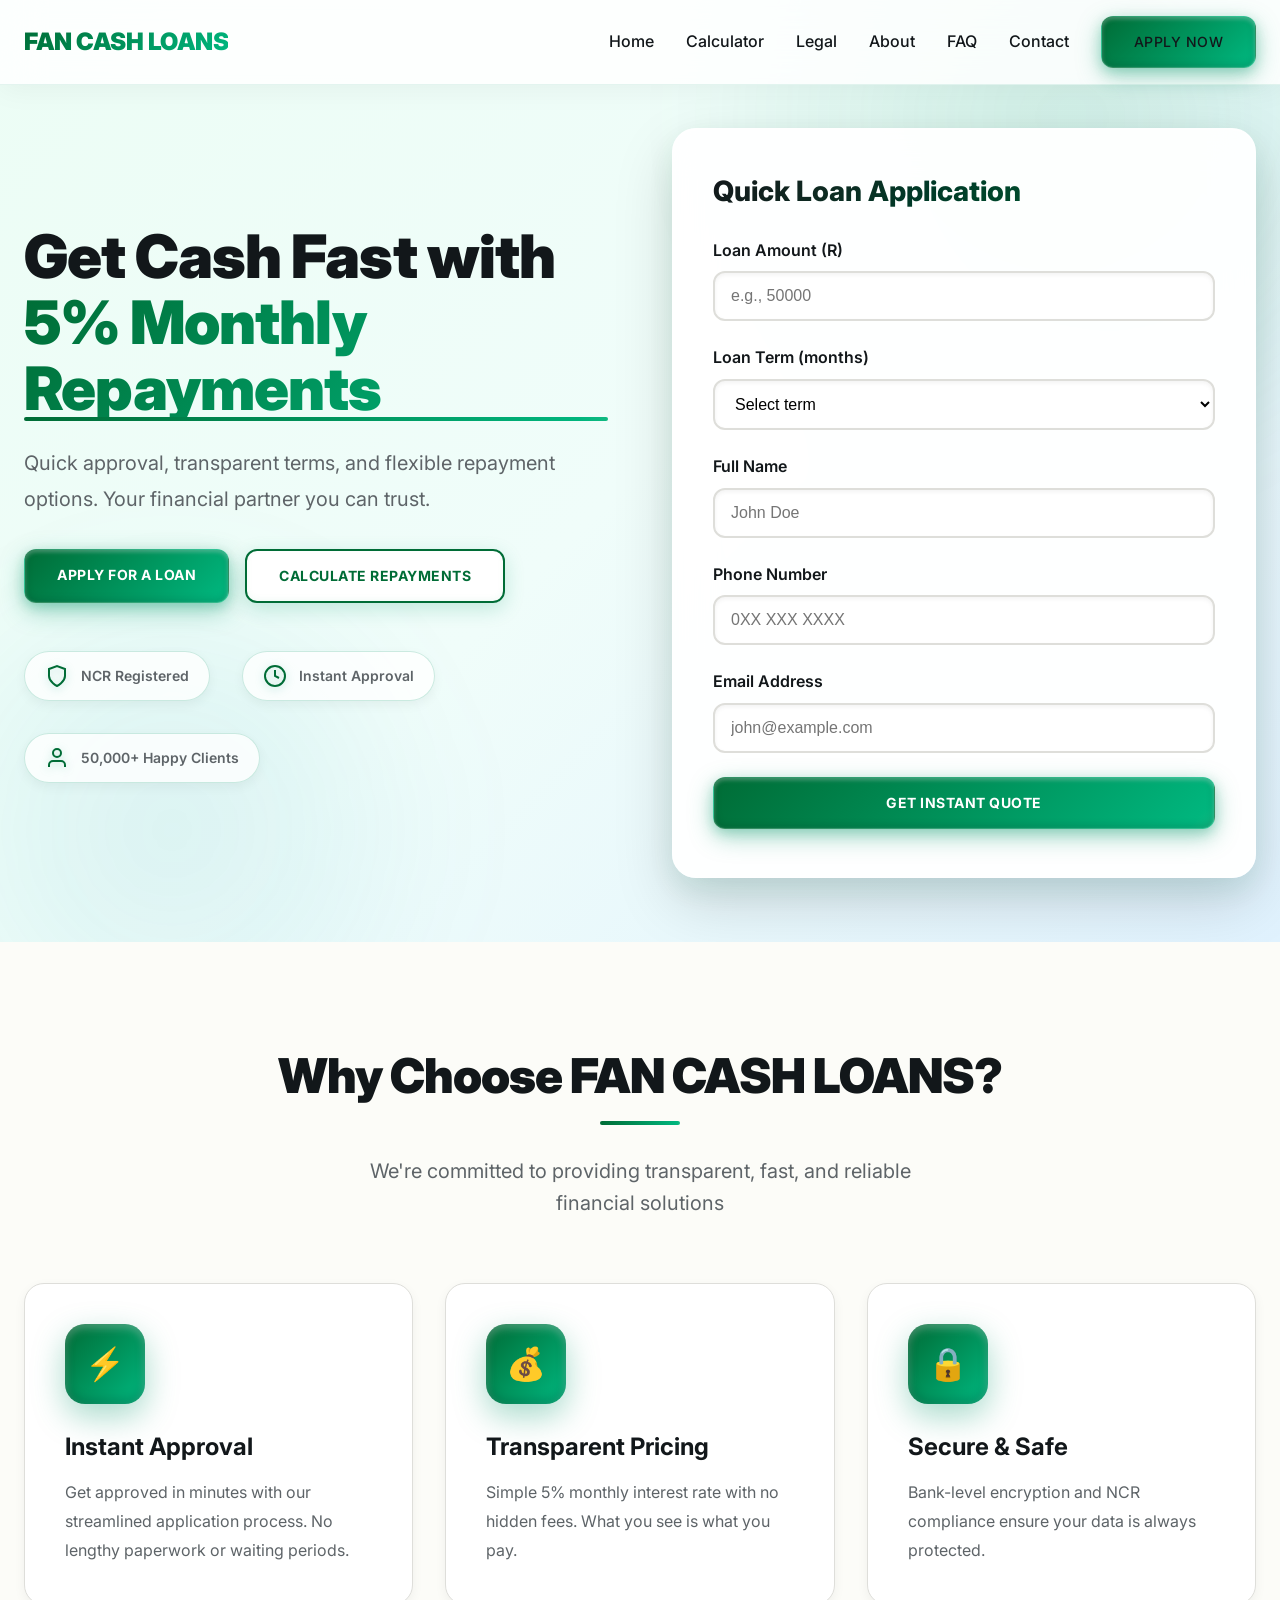
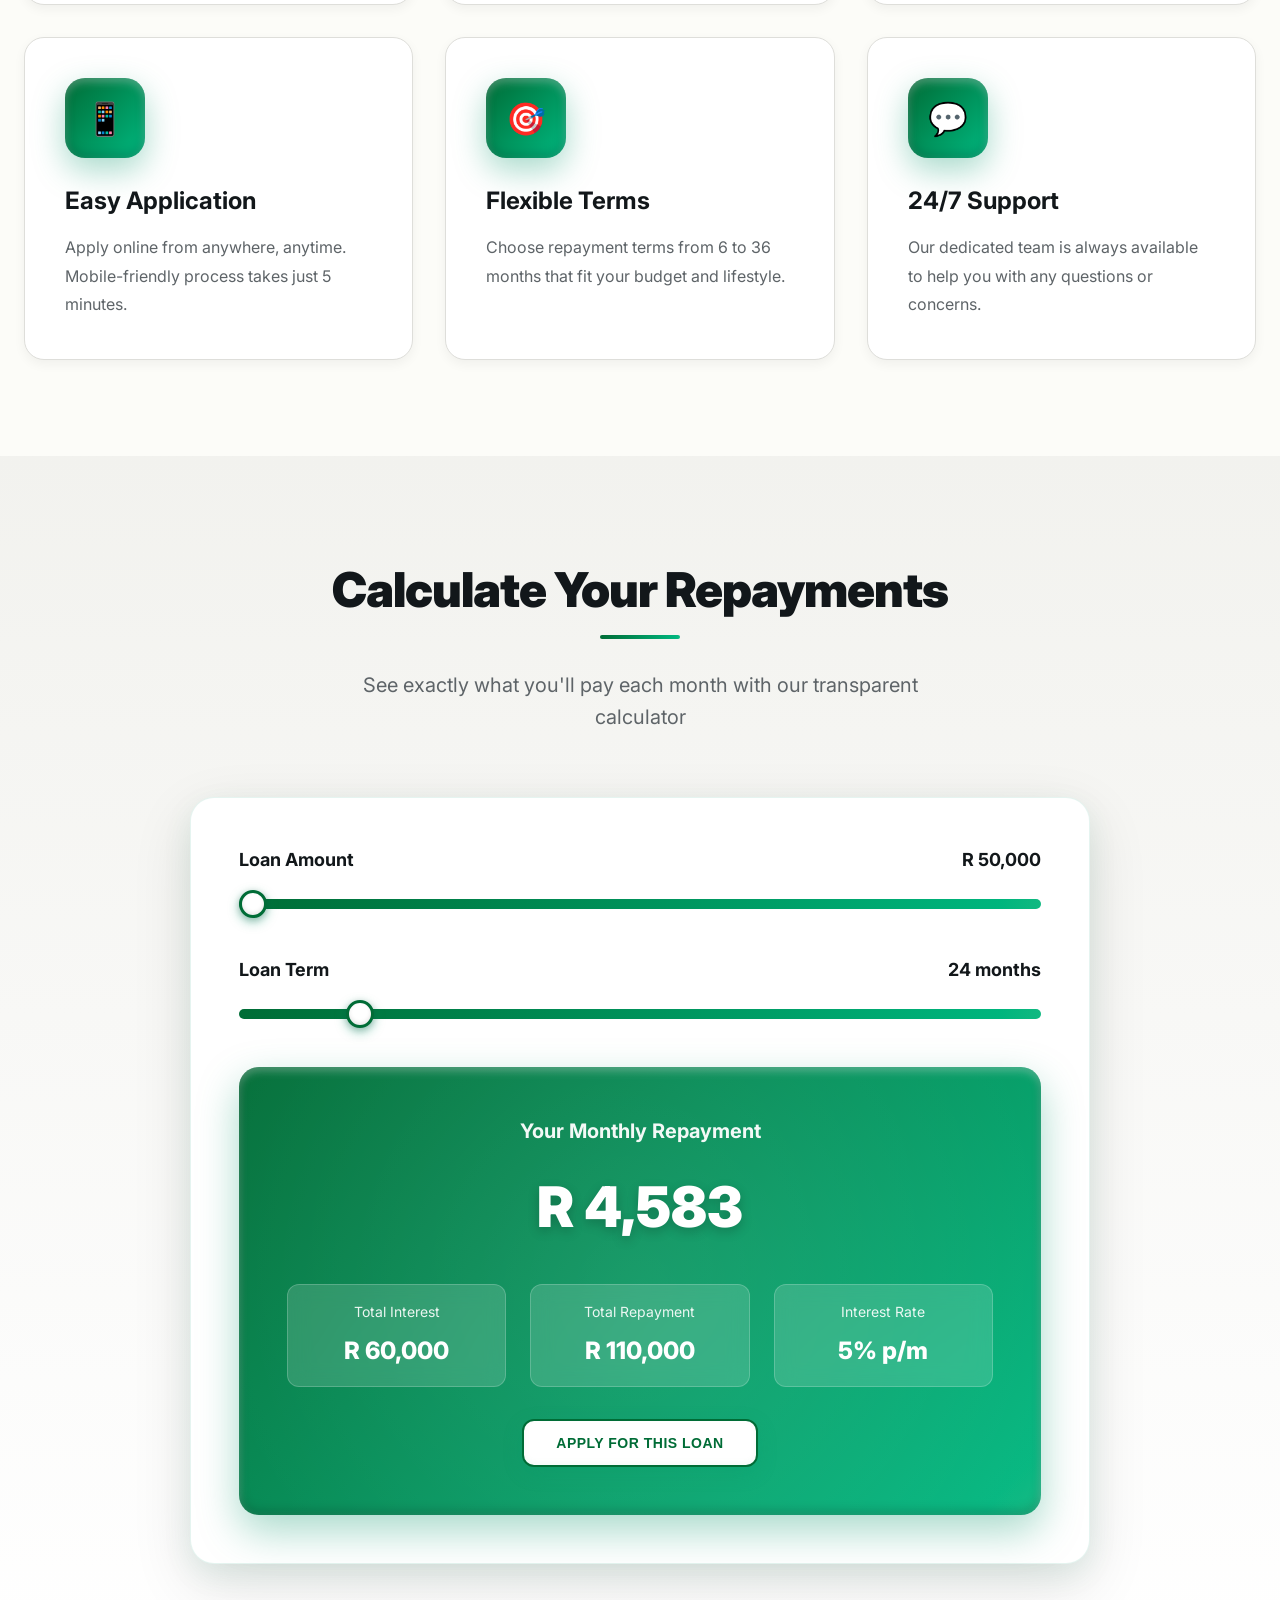
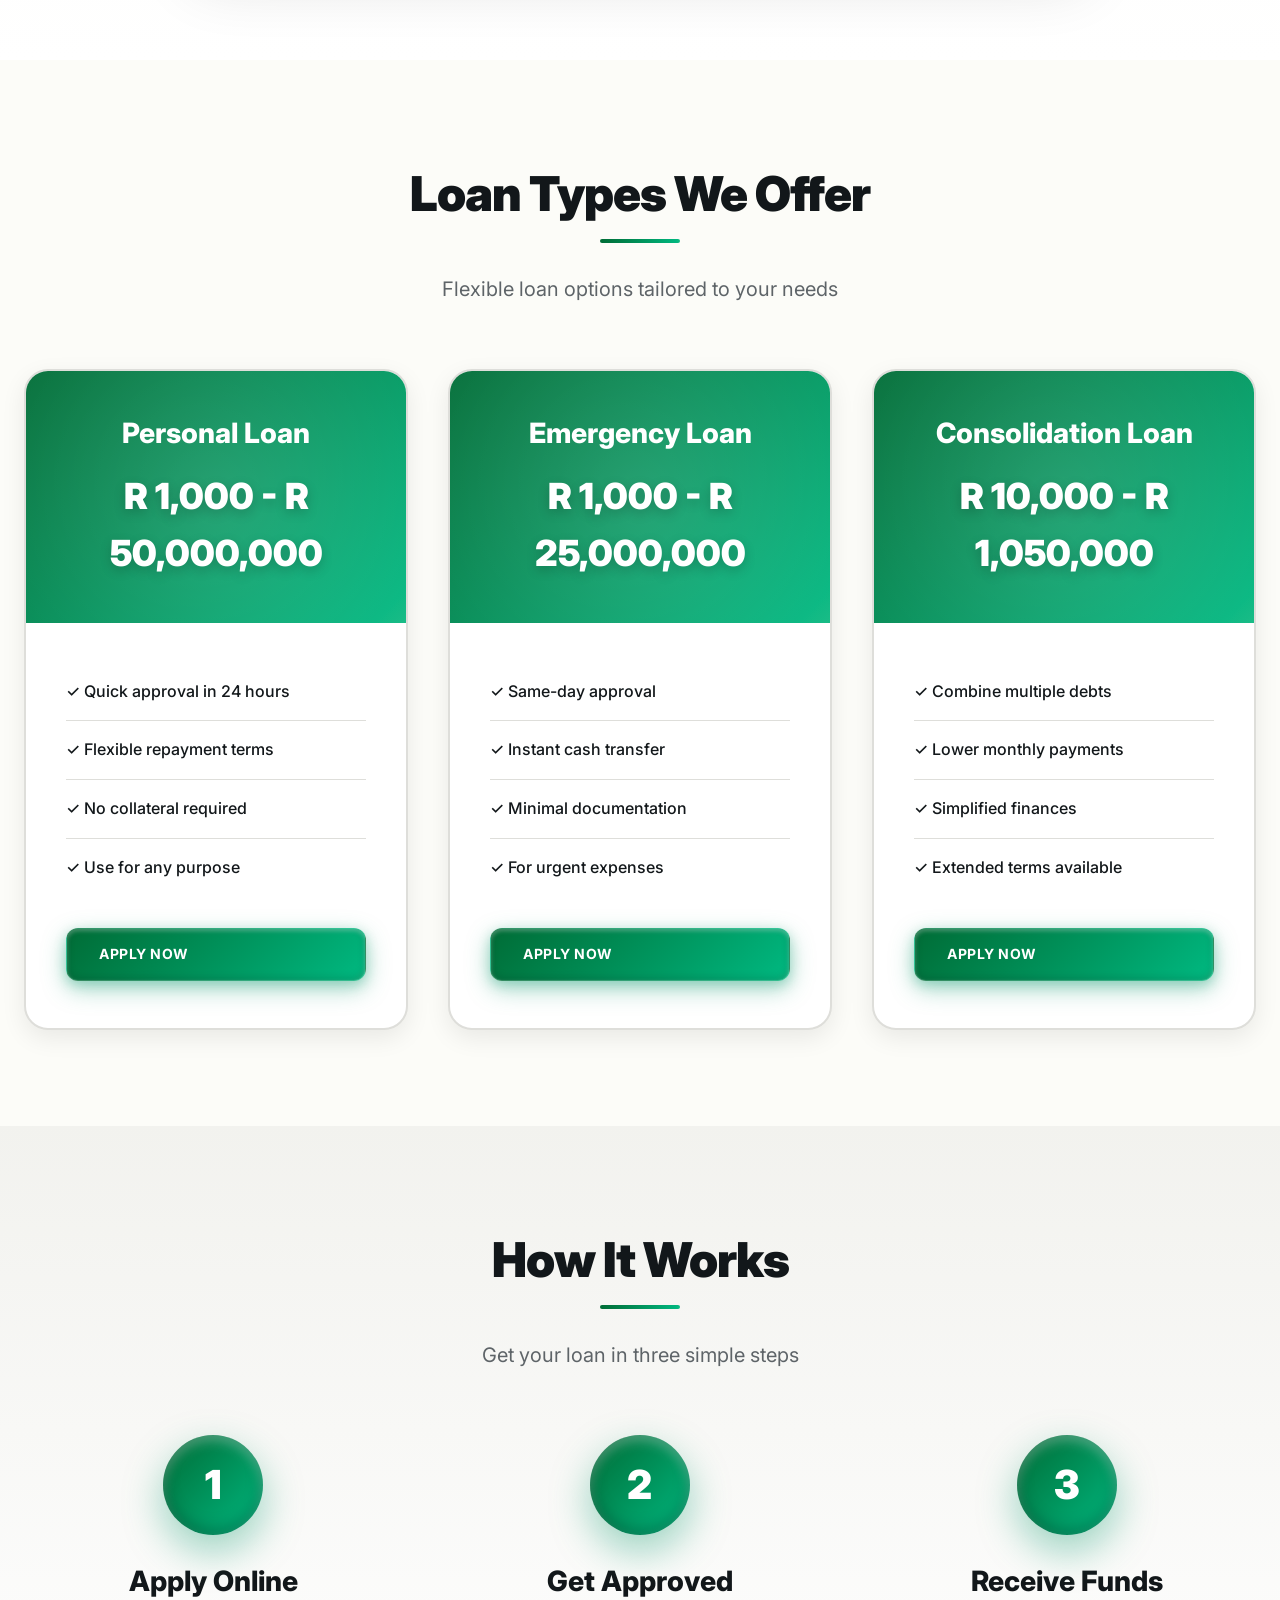
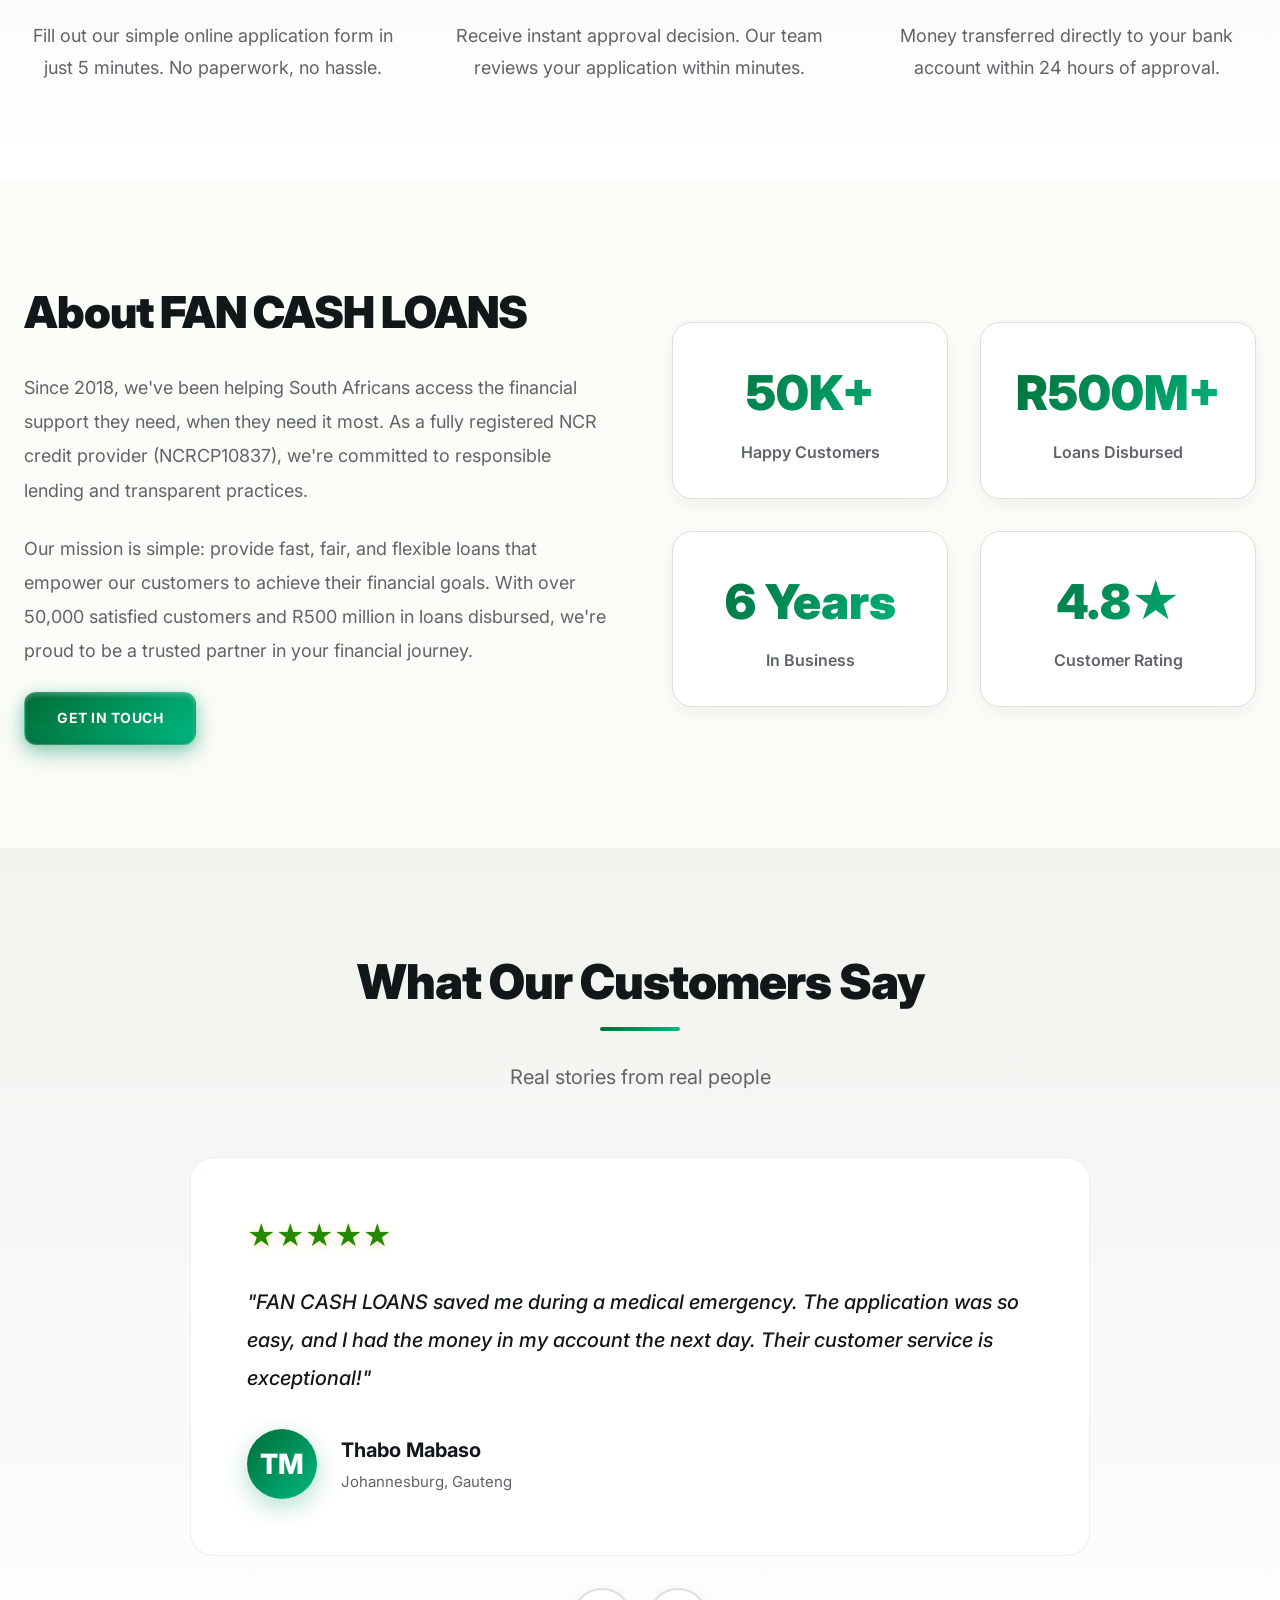
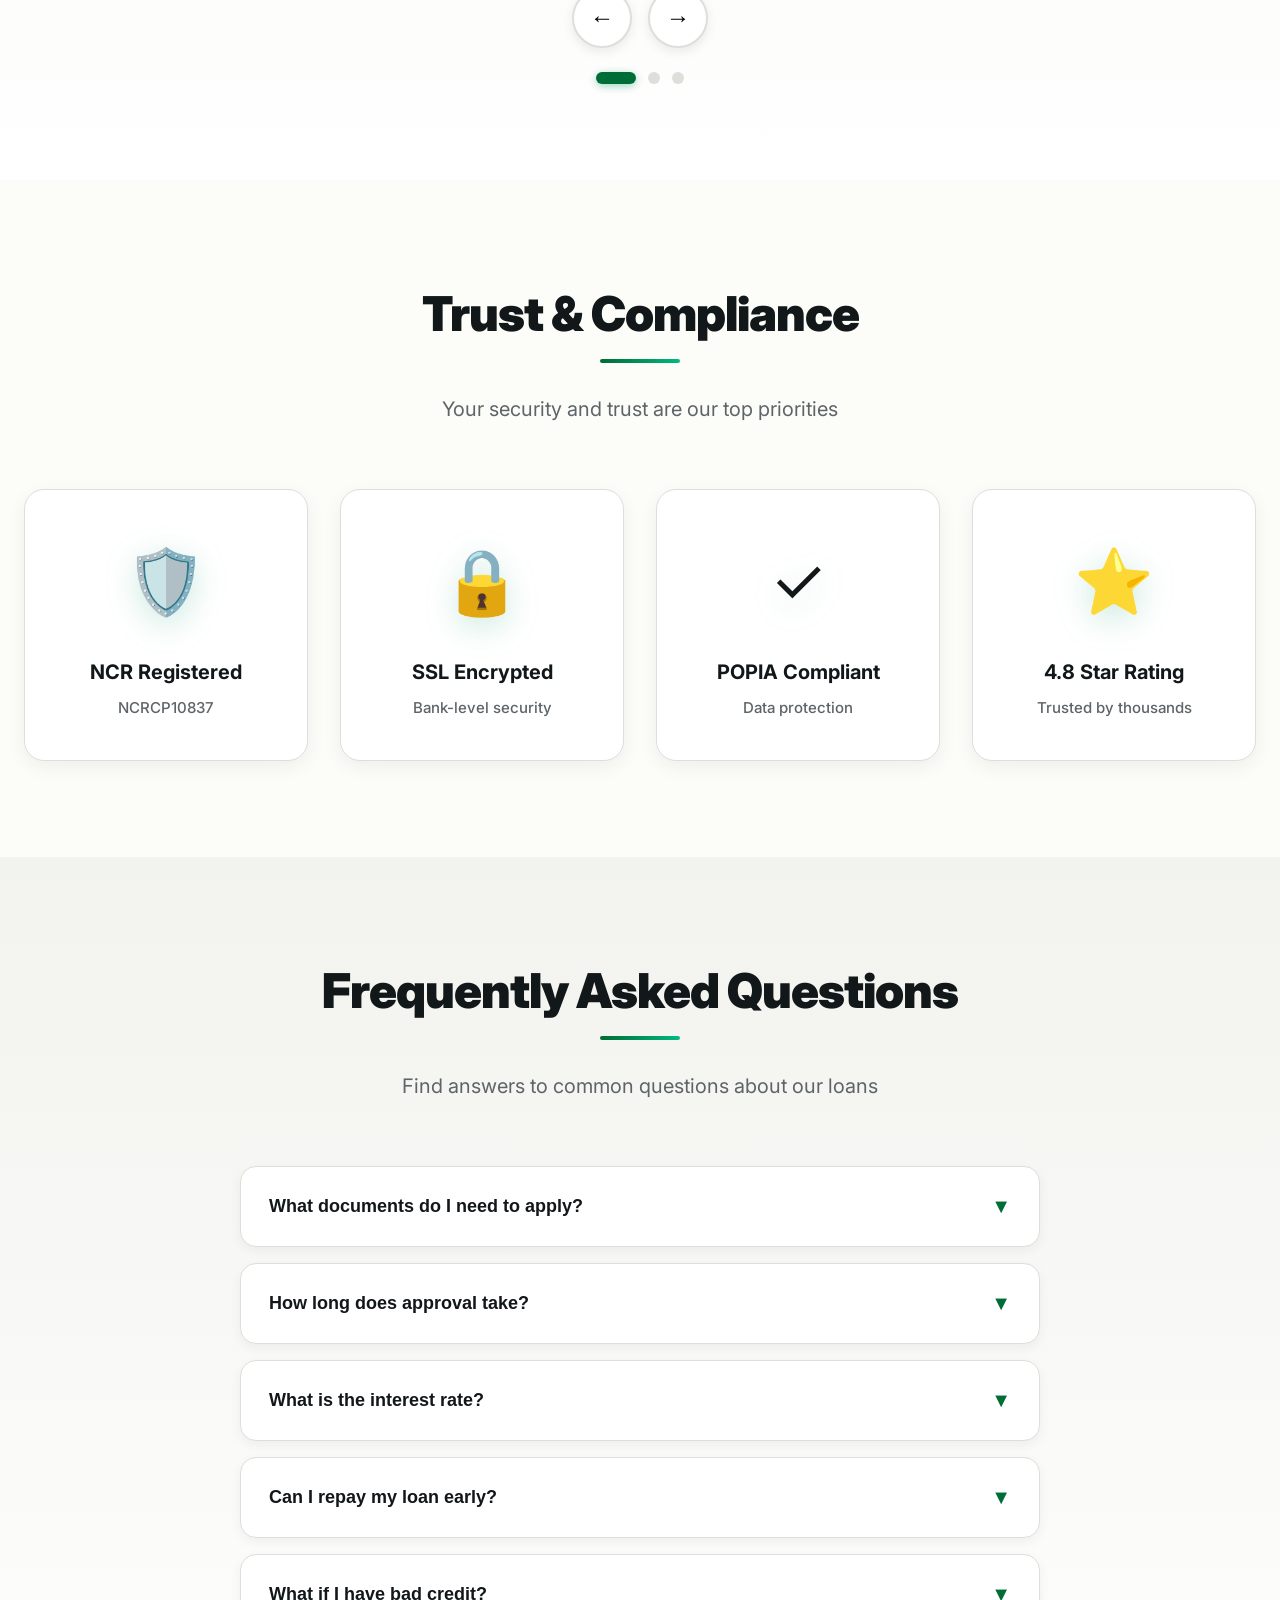
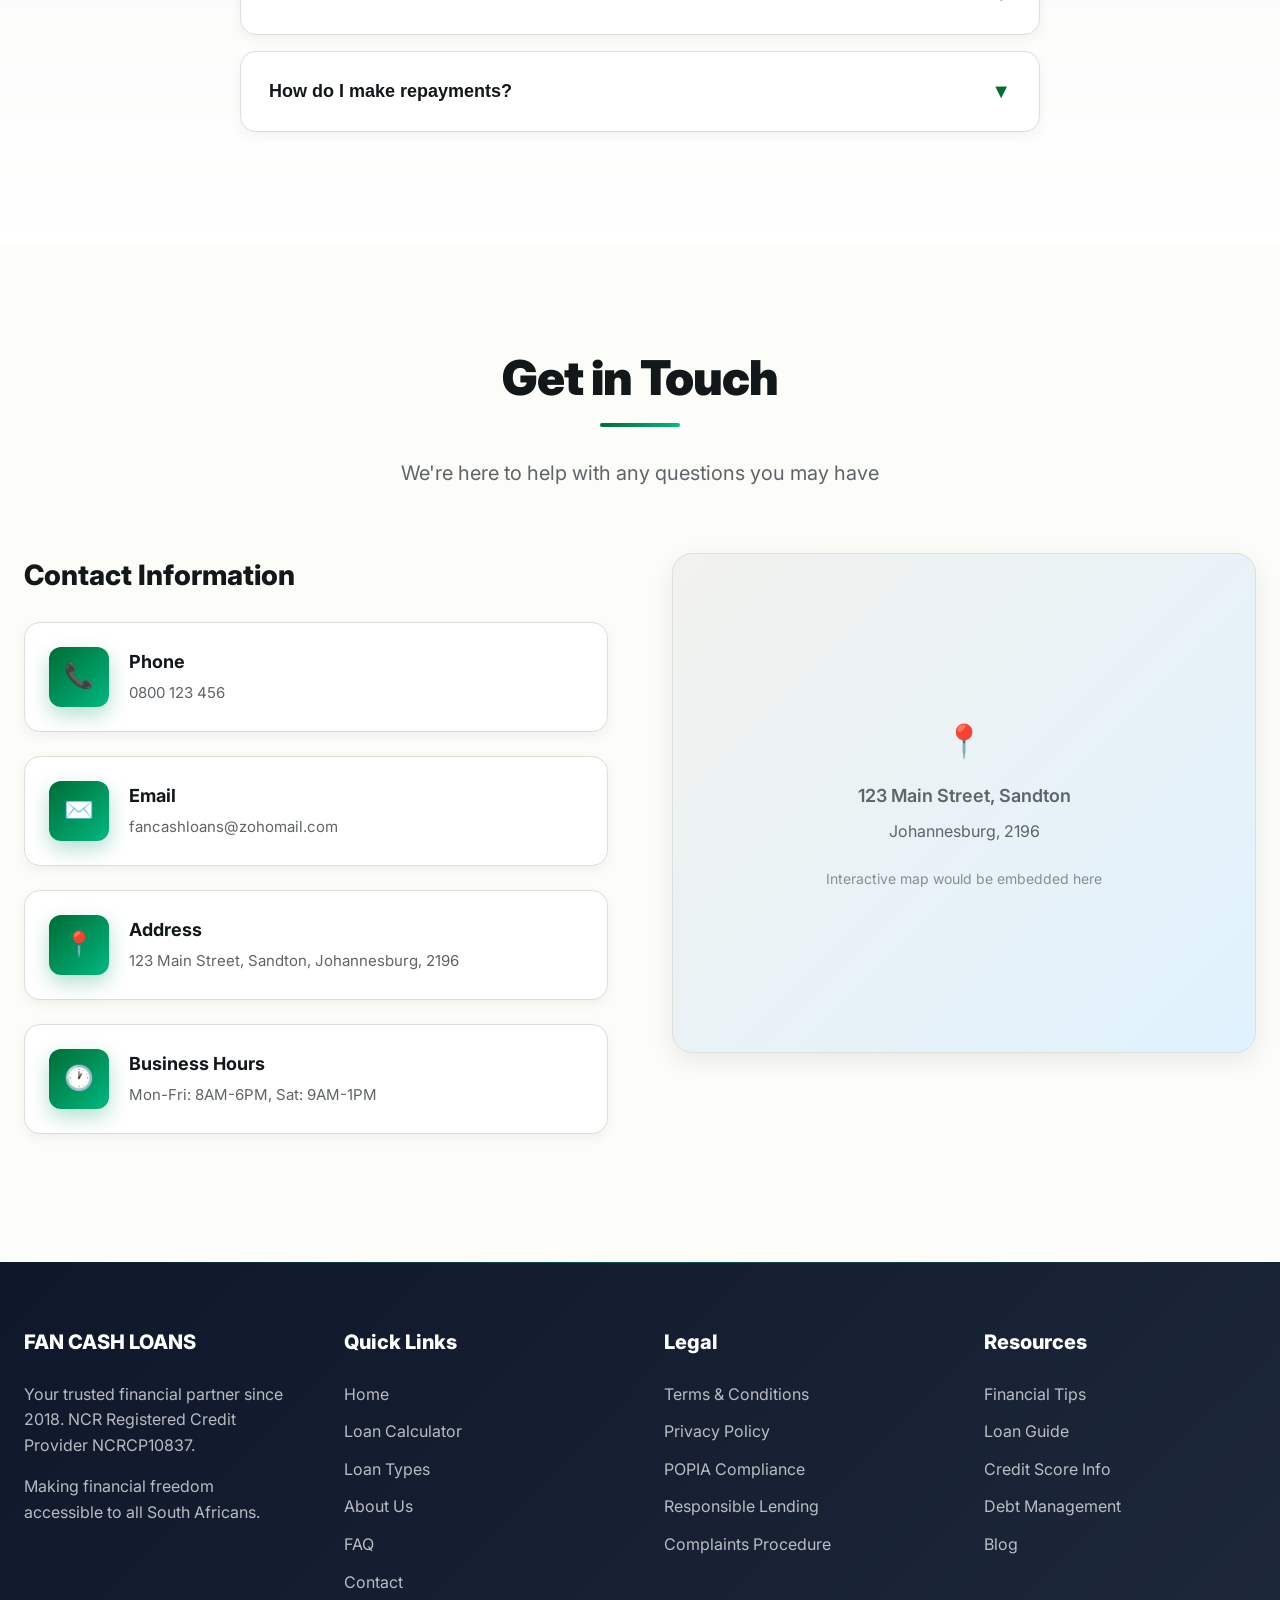
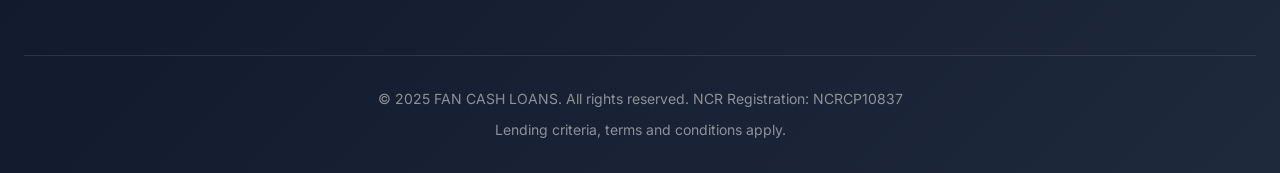
<file: index.html>
<!DOCTYPE html>
<html lang="en">
<head>
    <meta charset="UTF-8">
    <meta name="viewport" content="width=device-width, initial-scale=1.0">
    <title>FAN CASH LOANS - Quick & Easy Personal Loans in South Africa</title>
    <meta name="description" content="Get approved for a personal loan in minutes. Transparent 5% monthly repayments. NCR registered and trusted since 2018.">
    <link rel="preconnect" href="https://fonts.googleapis.com">
    <link rel="preconnect" href="https://fonts.gstatic.com" crossorigin>
    <link href="https://fonts.googleapis.com/css2?family=Inter:wght@400;500;600;700;800;900&display=swap" rel="stylesheet">
    
    <style>
        * {
            margin: 0;
            padding: 0;
            box-sizing: border-box;
        }

        :root {
            --primary: #059669;
            --primary-dark: #047857;
            --primary-light: #10b981;
            --secondary: #0891b2;
            --accent: #f59e0b;
            --background: #ffffff;
            --foreground: #0f172a;
            --muted: #f1f5f9;
            --muted-foreground: #64748b;
            --border: #e2e8f0;
            --radius: 0.5rem;
        }

        body {
            font-family: 'Inter', -apple-system, BlinkMacSystemFont, 'Segoe UI', sans-serif;
            line-height: 1.6;
            color: var(--foreground);
            background: var(--background);
            overflow-x: hidden;
        }

        /* Enhanced header with glassmorphism */
        .header {
            position: fixed;
            top: 0;
            left: 0;
            right: 0;
            background: rgba(255, 255, 255, 0.85);
            backdrop-filter: blur(20px);
            -webkit-backdrop-filter: blur(20px);
            border-bottom: 1px solid rgba(5, 150, 105, 0.1);
            z-index: 1000;
            transition: all 0.4s cubic-bezier(0.4, 0, 0.2, 1);
            box-shadow: 0 4px 30px rgba(0, 0, 0, 0.05);
        }

        .header.scrolled {
            background: rgba(255, 255, 255, 0.95);
            box-shadow: 0 8px 32px rgba(0, 0, 0, 0.1);
            border-bottom: 1px solid rgba(5, 150, 105, 0.2);
        }

        .header-container {
            max-width: 1280px;
            margin: 0 auto;
            padding: 1rem 1.5rem;
            display: flex;
            justify-content: space-between;
            align-items: center;
        }

        /* Enhanced logo with gradient and animation */
        .logo {
            font-size: 1.5rem;
            font-weight: 900;
            background: linear-gradient(135deg, var(--primary), var(--primary-light));
            -webkit-background-clip: text;
            -webkit-text-fill-color: transparent;
            background-clip: text;
            text-decoration: none;
            letter-spacing: -0.5px;
            transition: all 0.3s ease;
            position: relative;
        }

        .logo:hover {
            transform: scale(1.05);
            filter: brightness(1.2);
        }

        .nav {
            display: flex;
            gap: 2rem;
            align-items: center;
        }

        .nav a {
            color: var(--foreground);
            text-decoration: none;
            font-weight: 500;
            transition: all 0.3s ease;
            position: relative;
        }

        .nav a::after {
            content: '';
            position: absolute;
            bottom: -5px;
            left: 0;
            width: 0;
            height: 2px;
            background: linear-gradient(90deg, var(--primary), var(--primary-light));
            transition: width 0.3s ease;
        }

        .nav a:hover {
            color: var(--primary);
        }

        .nav a:hover::after {
            width: 100%;
        }

        /* 3D Art-style buttons with depth and shadows */
        .btn {
            padding: 0.875rem 2rem;
            border-radius: 12px;
            font-weight: 700;
            text-decoration: none;
            transition: all 0.4s cubic-bezier(0.4, 0, 0.2, 1);
            border: none;
            cursor: pointer;
            display: inline-block;
            position: relative;
            overflow: hidden;
            text-transform: uppercase;
            letter-spacing: 0.5px;
            font-size: 0.875rem;
        }

        .btn::before {
            content: '';
            position: absolute;
            top: 0;
            left: -100%;
            width: 100%;
            height: 100%;
            background: linear-gradient(90deg, transparent, rgba(255, 255, 255, 0.3), transparent);
            transition: left 0.5s ease;
        }

        .btn:hover::before {
            left: 100%;
        }

        .btn-primary {
            background: linear-gradient(135deg, var(--primary) 0%, var(--primary-light) 100%);
            color: white;
            box-shadow: 0 8px 24px rgba(5, 150, 105, 0.35),
                        0 4px 12px rgba(5, 150, 105, 0.25),
                        inset 0 -2px 8px rgba(0, 0, 0, 0.15),
                        inset 0 2px 4px rgba(255, 255, 255, 0.3);
            border: 1px solid rgba(255, 255, 255, 0.2);
        }

        .btn-primary:hover {
            transform: translateY(-4px) scale(1.02);
            box-shadow: 0 16px 40px rgba(5, 150, 105, 0.45),
                        0 8px 20px rgba(5, 150, 105, 0.35),
                        inset 0 -2px 8px rgba(0, 0, 0, 0.2),
                        inset 0 2px 6px rgba(255, 255, 255, 0.4);
        }

        .btn-primary:active {
            transform: translateY(-1px) scale(0.98);
            box-shadow: 0 4px 12px rgba(5, 150, 105, 0.3),
                        inset 0 2px 8px rgba(0, 0, 0, 0.2);
        }

        .btn-secondary {
            background: white;
            color: var(--primary);
            border: 2px solid var(--primary);
            box-shadow: 0 6px 20px rgba(5, 150, 105, 0.2),
                        inset 0 -2px 6px rgba(5, 150, 105, 0.05),
                        inset 0 2px 4px rgba(255, 255, 255, 0.8);
        }

        .btn-secondary:hover {
            background: linear-gradient(135deg, var(--primary) 0%, var(--primary-light) 100%);
            color: white;
            transform: translateY(-4px) scale(1.02);
            box-shadow: 0 16px 40px rgba(5, 150, 105, 0.35),
                        inset 0 -2px 8px rgba(0, 0, 0, 0.15),
                        inset 0 2px 4px rgba(255, 255, 255, 0.3);
        }

        .mobile-menu-btn {
            display: none;
            background: none;
            border: none;
            font-size: 1.5rem;
            cursor: pointer;
            color: var(--foreground);
        }

        /* Enhanced hero with parallax and animated background */
        .hero {
            padding: 8rem 1.5rem 4rem;
            background: linear-gradient(135deg, #ecfdf5 0%, #f0fdfa 50%, #e0f2fe 100%);
            position: relative;
            overflow: hidden;
            min-height: 100vh;
            display: flex;
            align-items: center;
        }

        .hero::before {
            content: '';
            position: absolute;
            top: -30%;
            right: -15%;
            width: 800px;
            height: 800px;
            background: radial-gradient(circle, rgba(5, 150, 105, 0.15) 0%, transparent 70%);
            border-radius: 50%;
            animation: float 8s ease-in-out infinite;
            filter: blur(40px);
        }

        .hero::after {
            content: '';
            position: absolute;
            bottom: -20%;
            left: -10%;
            width: 600px;
            height: 600px;
            background: radial-gradient(circle, rgba(8, 145, 178, 0.1) 0%, transparent 70%);
            border-radius: 50%;
            animation: float 10s ease-in-out infinite reverse;
            filter: blur(50px);
        }

        @keyframes float {
            0%, 100% { 
                transform: translateY(0) translateX(0) scale(1); 
            }
            33% { 
                transform: translateY(-30px) translateX(20px) scale(1.05); 
            }
            66% { 
                transform: translateY(20px) translateX(-15px) scale(0.95); 
            }
        }

        /* Animated gradient orbs */
        .hero-orb {
            position: absolute;
            border-radius: 50%;
            filter: blur(60px);
            opacity: 0.4;
            animation: orbFloat 15s ease-in-out infinite;
        }

        .hero-orb-1 {
            width: 400px;
            height: 400px;
            background: linear-gradient(135deg, #10b981, #059669);
            top: 10%;
            right: 20%;
            animation-delay: 0s;
        }

        .hero-orb-2 {
            width: 300px;
            height: 300px;
            background: linear-gradient(135deg, #0891b2, #0e7490);
            bottom: 20%;
            left: 10%;
            animation-delay: 5s;
        }

        .hero-orb-3 {
            width: 250px;
            height: 250px;
            background: linear-gradient(135deg, #f59e0b, #d97706);
            top: 50%;
            right: 5%;
            animation-delay: 10s;
        }

        @keyframes orbFloat {
            0%, 100% { 
                transform: translate(0, 0) scale(1);
                opacity: 0.4;
            }
            25% { 
                transform: translate(30px, -40px) scale(1.1);
                opacity: 0.5;
            }
            50% { 
                transform: translate(-20px, 30px) scale(0.9);
                opacity: 0.3;
            }
            75% { 
                transform: translate(40px, 20px) scale(1.05);
                opacity: 0.45;
            }
        }

        .hero-container {
            max-width: 1280px;
            margin: 0 auto;
            display: grid;
            grid-template-columns: 1fr 1fr;
            gap: 4rem;
            align-items: center;
            position: relative;
            z-index: 1;
        }

        /* Enhanced hero content with text animations */
        .hero-content h1 {
            font-size: 3.75rem;
            font-weight: 900;
            line-height: 1.1;
            margin-bottom: 1.5rem;
            color: var(--foreground);
            letter-spacing: -1px;
            animation: slideInUp 0.8s ease-out;
        }

        @keyframes slideInUp {
            from {
                opacity: 0;
                transform: translateY(40px);
            }
            to {
                opacity: 1;
                transform: translateY(0);
            }
        }

        .hero-content .highlight {
            background: linear-gradient(135deg, var(--primary), var(--primary-light));
            -webkit-background-clip: text;
            -webkit-text-fill-color: transparent;
            background-clip: text;
            position: relative;
            display: inline-block;
        }

        .hero-content .highlight::after {
            content: '';
            position: absolute;
            bottom: 0;
            left: 0;
            width: 100%;
            height: 4px;
            background: linear-gradient(90deg, var(--primary), var(--primary-light));
            border-radius: 2px;
            animation: expandWidth 1s ease-out 0.5s both;
        }

        @keyframes expandWidth {
            from { width: 0; }
            to { width: 100%; }
        }

        .hero-content p {
            font-size: 1.25rem;
            color: var(--muted-foreground);
            margin-bottom: 2rem;
            line-height: 1.8;
            animation: slideInUp 0.8s ease-out 0.2s both;
        }

        .hero-cta {
            display: flex;
            gap: 1rem;
            flex-wrap: wrap;
            animation: slideInUp 0.8s ease-out 0.4s both;
        }

        /* Enhanced trust badges with icons and animations */
        .trust-badges {
            display: flex;
            gap: 2rem;
            margin-top: 3rem;
            flex-wrap: wrap;
            animation: slideInUp 0.8s ease-out 0.6s both;
        }

        .trust-badge {
            display: flex;
            align-items: center;
            gap: 0.75rem;
            color: var(--muted-foreground);
            font-size: 0.875rem;
            font-weight: 600;
            padding: 0.75rem 1.25rem;
            background: rgba(255, 255, 255, 0.8);
            backdrop-filter: blur(10px);
            border-radius: 50px;
            border: 1px solid rgba(5, 150, 105, 0.2);
            transition: all 0.3s ease;
            box-shadow: 0 4px 12px rgba(0, 0, 0, 0.05);
        }

        .trust-badge:hover {
            transform: translateY(-3px);
            box-shadow: 0 8px 24px rgba(5, 150, 105, 0.2);
            border-color: var(--primary);
        }

        .trust-badge svg {
            color: var(--primary);
            filter: drop-shadow(0 2px 4px rgba(5, 150, 105, 0.3));
        }

        /* Enhanced quick application widget with glassmorphism */
        .quick-app {
            background: rgba(255, 255, 255, 0.95);
            backdrop-filter: blur(20px);
            border-radius: 24px;
            padding: 2.5rem;
            box-shadow: 0 24px 60px rgba(0, 0, 0, 0.15),
                        0 12px 30px rgba(5, 150, 105, 0.1),
                        inset 0 1px 0 rgba(255, 255, 255, 0.8);
            border: 1px solid rgba(255, 255, 255, 0.5);
            animation: slideInRight 0.8s ease-out;
        }

        @keyframes slideInRight {
            from {
                opacity: 0;
                transform: translateX(40px);
            }
            to {
                opacity: 1;
                transform: translateX(0);
            }
        }

        .quick-app h3 {
            font-size: 1.75rem;
            margin-bottom: 1.5rem;
            color: var(--foreground);
            font-weight: 800;
            background: linear-gradient(135deg, var(--foreground), var(--primary));
            -webkit-background-clip: text;
            -webkit-text-fill-color: transparent;
            background-clip: text;
        }

        .form-group {
            margin-bottom: 1.5rem;
        }

        .form-group label {
            display: block;
            margin-bottom: 0.5rem;
            font-weight: 600;
            color: var(--foreground);
        }

        .form-group input,
        .form-group select {
            width: 100%;
            padding: 0.875rem 1rem;
            border: 2px solid var(--border);
            border-radius: 12px;
            font-size: 1rem;
            transition: all 0.3s ease;
            background: white;
            box-shadow: inset 0 2px 4px rgba(0, 0, 0, 0.05);
        }

        .form-group input:focus,
        .form-group select:focus {
            outline: none;
            border-color: var(--primary);
            box-shadow: 0 0 0 4px rgba(5, 150, 105, 0.1),
                        inset 0 2px 4px rgba(0, 0, 0, 0.05);
            transform: translateY(-2px);
        }

        /* Section Styles */
        .section {
            padding: 6rem 1.5rem;
            position: relative;
        }

        .section-alt {
            background: linear-gradient(180deg, var(--muted) 0%, #ffffff 100%);
        }

        .container {
            max-width: 1280px;
            margin: 0 auto;
        }

        .section-header {
            text-align: center;
            margin-bottom: 4rem;
        }

        .section-header h2 {
            font-size: 3rem;
            font-weight: 900;
            margin-bottom: 1rem;
            color: var(--foreground);
            letter-spacing: -1px;
            position: relative;
            display: inline-block;
        }

        .section-header h2::after {
            content: '';
            position: absolute;
            bottom: -10px;
            left: 50%;
            transform: translateX(-50%);
            width: 80px;
            height: 4px;
            background: linear-gradient(90deg, var(--primary), var(--primary-light));
            border-radius: 2px;
        }

        .section-header p {
            font-size: 1.25rem;
            color: var(--muted-foreground);
            max-width: 600px;
            margin: 1.5rem auto 0;
        }

        /* Enhanced feature cards with 3D effects and animated icons */
        .features-grid {
            display: grid;
            grid-template-columns: repeat(auto-fit, minmax(300px, 1fr));
            gap: 2rem;
        }

        .feature-card {
            background: white;
            padding: 2.5rem;
            border-radius: 20px;
            transition: all 0.4s cubic-bezier(0.4, 0, 0.2, 1);
            border: 1px solid var(--border);
            box-shadow: 0 4px 12px rgba(0, 0, 0, 0.05);
            position: relative;
            overflow: hidden;
        }

        .feature-card::before {
            content: '';
            position: absolute;
            top: 0;
            left: 0;
            width: 100%;
            height: 100%;
            background: linear-gradient(135deg, rgba(5, 150, 105, 0.05), rgba(8, 145, 178, 0.05));
            opacity: 0;
            transition: opacity 0.4s ease;
        }

        .feature-card:hover {
            transform: translateY(-12px) scale(1.02);
            box-shadow: 0 24px 48px rgba(5, 150, 105, 0.2),
                        0 12px 24px rgba(0, 0, 0, 0.1);
            border-color: var(--primary);
        }

        .feature-card:hover::before {
            opacity: 1;
        }

        .feature-icon {
            width: 80px;
            height: 80px;
            background: linear-gradient(135deg, var(--primary), var(--primary-light));
            border-radius: 20px;
            display: flex;
            align-items: center;
            justify-content: center;
            margin-bottom: 1.5rem;
            color: white;
            font-size: 2rem;
            box-shadow: 0 12px 32px rgba(5, 150, 105, 0.35),
                        inset 0 -4px 12px rgba(0, 0, 0, 0.2),
                        inset 0 4px 8px rgba(255, 255, 255, 0.3);
            transition: all 0.4s ease;
            position: relative;
            z-index: 1;
        }

        .feature-card:hover .feature-icon {
            transform: scale(1.1) rotate(5deg);
            box-shadow: 0 16px 40px rgba(5, 150, 105, 0.45),
                        inset 0 -4px 12px rgba(0, 0, 0, 0.25),
                        inset 0 4px 8px rgba(255, 255, 255, 0.4);
            animation: iconBounce 0.6s ease;
        }

        @keyframes iconBounce {
            0%, 100% { transform: scale(1.1) rotate(5deg); }
            50% { transform: scale(1.15) rotate(-5deg); }
        }

        .feature-card h3 {
            font-size: 1.5rem;
            margin-bottom: 0.75rem;
            color: var(--foreground);
            font-weight: 700;
            position: relative;
            z-index: 1;
        }

        .feature-card p {
            color: var(--muted-foreground);
            line-height: 1.8;
            position: relative;
            z-index: 1;
        }

        /* Enhanced calculator with modern styling */
        .calculator {
            background: white;
            padding: 3rem;
            border-radius: 24px;
            box-shadow: 0 20px 60px rgba(0, 0, 0, 0.12),
                        0 10px 30px rgba(5, 150, 105, 0.08);
            max-width: 900px;
            margin: 0 auto;
            border: 1px solid rgba(5, 150, 105, 0.1);
        }

        .slider-group {
            margin-bottom: 2.5rem;
        }

        .slider-group label {
            display: flex;
            justify-content: space-between;
            margin-bottom: 1rem;
            font-weight: 700;
            font-size: 1.125rem;
        }

        .slider-group input[type="range"] {
            width: 100%;
            height: 10px;
            border-radius: 5px;
            background: linear-gradient(90deg, var(--primary) 0%, var(--primary-light) 100%);
            outline: none;
            -webkit-appearance: none;
            position: relative;
        }

        .slider-group input[type="range"]::-webkit-slider-thumb {
            -webkit-appearance: none;
            appearance: none;
            width: 28px;
            height: 28px;
            border-radius: 50%;
            background: white;
            cursor: pointer;
            box-shadow: 0 4px 12px rgba(5, 150, 105, 0.4),
                        0 2px 6px rgba(0, 0, 0, 0.2),
                        inset 0 -2px 4px rgba(0, 0, 0, 0.1);
            border: 3px solid var(--primary);
            transition: all 0.3s ease;
        }

        .slider-group input[type="range"]::-webkit-slider-thumb:hover {
            transform: scale(1.2);
            box-shadow: 0 6px 16px rgba(5, 150, 105, 0.5),
                        0 3px 8px rgba(0, 0, 0, 0.25);
        }

        .slider-group input[type="range"]::-moz-range-thumb {
            width: 28px;
            height: 28px;
            border-radius: 50%;
            background: white;
            cursor: pointer;
            border: 3px solid var(--primary);
            box-shadow: 0 4px 12px rgba(5, 150, 105, 0.4),
                        0 2px 6px rgba(0, 0, 0, 0.2);
            transition: all 0.3s ease;
        }

        .slider-group input[type="range"]::-moz-range-thumb:hover {
            transform: scale(1.2);
        }

        .calc-result {
            background: linear-gradient(135deg, var(--primary) 0%, var(--primary-light) 100%);
            padding: 3rem;
            border-radius: 20px;
            color: white;
            text-align: center;
            box-shadow: 0 16px 40px rgba(5, 150, 105, 0.35),
                        inset 0 -4px 12px rgba(0, 0, 0, 0.2),
                        inset 0 4px 8px rgba(255, 255, 255, 0.3);
            position: relative;
            overflow: hidden;
        }

        .calc-result::before {
            content: '';
            position: absolute;
            top: -50%;
            right: -50%;
            width: 200%;
            height: 200%;
            background: radial-gradient(circle, rgba(255, 255, 255, 0.1) 0%, transparent 70%);
            animation: rotate 20s linear infinite;
        }

        @keyframes rotate {
            from { transform: rotate(0deg); }
            to { transform: rotate(360deg); }
        }

        .calc-result h3 {
            font-size: 1.25rem;
            margin-bottom: 1rem;
            opacity: 0.95;
            position: relative;
            z-index: 1;
        }

        .calc-result .amount {
            font-size: 3.5rem;
            font-weight: 900;
            margin-bottom: 1rem;
            position: relative;
            z-index: 1;
            text-shadow: 0 4px 12px rgba(0, 0, 0, 0.2);
        }

        .calc-breakdown {
            display: grid;
            grid-template-columns: repeat(3, 1fr);
            gap: 1.5rem;
            margin-top: 2rem;
            position: relative;
            z-index: 1;
        }

        .calc-breakdown-item {
            text-align: center;
            padding: 1rem;
            background: rgba(255, 255, 255, 0.15);
            backdrop-filter: blur(10px);
            border-radius: 12px;
            border: 1px solid rgba(255, 255, 255, 0.2);
        }

        .calc-breakdown-item .label {
            font-size: 0.875rem;
            opacity: 0.9;
            margin-bottom: 0.5rem;
        }

        .calc-breakdown-item .value {
            font-size: 1.5rem;
            font-weight: 800;
        }

        /* Enhanced loan cards with 3D depth */
        .loan-types-grid {
            display: grid;
            grid-template-columns: repeat(auto-fit, minmax(320px, 1fr));
            gap: 2.5rem;
        }

        .loan-card {
            background: white;
            border-radius: 24px;
            overflow: hidden;
            border: 2px solid var(--border);
            transition: all 0.4s cubic-bezier(0.4, 0, 0.2, 1);
            box-shadow: 0 8px 24px rgba(0, 0, 0, 0.08);
        }

        .loan-card:hover {
            border-color: var(--primary);
            transform: translateY(-12px) scale(1.02);
            box-shadow: 0 28px 56px rgba(5, 150, 105, 0.25),
                        0 14px 28px rgba(0, 0, 0, 0.12);
        }

        .loan-card-header {
            background: linear-gradient(135deg, var(--primary) 0%, var(--primary-light) 100%);
            color: white;
            padding: 2.5rem;
            text-align: center;
            position: relative;
            overflow: hidden;
        }

        .loan-card-header::before {
            content: '';
            position: absolute;
            top: -50%;
            left: -50%;
            width: 200%;
            height: 200%;
            background: radial-gradient(circle, rgba(255, 255, 255, 0.15) 0%, transparent 70%);
            animation: rotate 15s linear infinite;
        }

        .loan-card-header h3 {
            font-size: 1.75rem;
            margin-bottom: 0.75rem;
            position: relative;
            z-index: 1;
            font-weight: 800;
        }

        .loan-card-header .amount {
            font-size: 2.25rem;
            font-weight: 900;
            position: relative;
            z-index: 1;
            text-shadow: 0 4px 12px rgba(0, 0, 0, 0.2);
        }

        .loan-card-body {
            padding: 2.5rem;
        }

        .loan-features {
            list-style: none;
            margin-bottom: 2rem;
        }

        .loan-features li {
            padding: 1rem 0;
            border-bottom: 1px solid var(--border);
            display: flex;
            align-items: center;
            gap: 0.75rem;
            font-weight: 500;
            transition: all 0.3s ease;
        }

        .loan-features li:hover {
            padding-left: 0.5rem;
            color: var(--primary);
        }

        .loan-features li:last-child {
            border-bottom: none;
        }

        /* Enhanced step cards with 3D numbers */
        .steps-grid {
            display: grid;
            grid-template-columns: repeat(auto-fit, minmax(300px, 1fr));
            gap: 3rem;
            position: relative;
        }

        .step-card {
            text-align: center;
            position: relative;
        }

        .step-number {
            width: 100px;
            height: 100px;
            background: linear-gradient(135deg, var(--primary) 0%, var(--primary-light) 100%);
            color: white;
            border-radius: 50%;
            display: flex;
            align-items: center;
            justify-content: center;
            font-size: 2.5rem;
            font-weight: 900;
            margin: 0 auto 1.5rem;
            box-shadow: 0 16px 40px rgba(5, 150, 105, 0.4),
                        inset 0 -6px 16px rgba(0, 0, 0, 0.25),
                        inset 0 6px 12px rgba(255, 255, 255, 0.3);
            transition: all 0.4s ease;
            position: relative;
        }

        .step-number::before {
            content: '';
            position: absolute;
            inset: -4px;
            border-radius: 50%;
            background: linear-gradient(135deg, var(--primary-light), var(--primary));
            z-index: -1;
            opacity: 0;
            transition: opacity 0.4s ease;
        }

        .step-card:hover .step-number {
            transform: scale(1.1) rotate(10deg);
            box-shadow: 0 20px 50px rgba(5, 150, 105, 0.5),
                        inset 0 -6px 16px rgba(0, 0, 0, 0.3),
                        inset 0 6px 12px rgba(255, 255, 255, 0.4);
        }

        .step-card:hover .step-number::before {
            opacity: 1;
        }

        .step-card h3 {
            font-size: 1.75rem;
            margin-bottom: 1rem;
            color: var(--foreground);
            font-weight: 800;
        }

        .step-card p {
            color: var(--muted-foreground);
            line-height: 1.8;
            font-size: 1.125rem;
        }

        /* About Section */
        .about-content {
            display: grid;
            grid-template-columns: 1fr 1fr;
            gap: 4rem;
            align-items: center;
        }

        .about-text h2 {
            font-size: 2.75rem;
            font-weight: 900;
            margin-bottom: 1.5rem;
            color: var(--foreground);
            letter-spacing: -1px;
        }

        .about-text p {
            color: var(--muted-foreground);
            margin-bottom: 1.5rem;
            line-height: 1.9;
            font-size: 1.125rem;
        }

        /* Enhanced stat cards with 3D effects */
        .stats-grid {
            display: grid;
            grid-template-columns: repeat(2, 1fr);
            gap: 2rem;
        }

        .stat-card {
            text-align: center;
            padding: 2rem;
            background: white;
            border-radius: 20px;
            border: 1px solid var(--border);
            transition: all 0.4s ease;
            box-shadow: 0 6px 20px rgba(0, 0, 0, 0.06);
        }

        .stat-card:hover {
            transform: translateY(-8px) scale(1.05);
            box-shadow: 0 20px 40px rgba(5, 150, 105, 0.2);
            border-color: var(--primary);
        }

        .stat-card .number {
            font-size: 3rem;
            font-weight: 900;
            background: linear-gradient(135deg, var(--primary), var(--primary-light));
            -webkit-background-clip: text;
            -webkit-text-fill-color: transparent;
            background-clip: text;
            margin-bottom: 0.5rem;
        }

        .stat-card .label {
            color: var(--muted-foreground);
            font-size: 1rem;
            font-weight: 600;
        }

        /* Testimonials */
        .testimonials-carousel {
            position: relative;
            max-width: 900px;
            margin: 0 auto;
        }

        .testimonial-track {
            overflow: hidden;
            border-radius: 24px;
        }

        .testimonial-slide {
            display: none;
            background: white;
            padding: 3.5rem;
            border-radius: 24px;
            box-shadow: 0 20px 60px rgba(0, 0, 0, 0.12);
            border: 1px solid rgba(5, 150, 105, 0.1);
        }

        .testimonial-slide.active {
            display: block;
            animation: fadeInScale 0.6s ease;
        }

        @keyframes fadeInScale {
            from { 
                opacity: 0; 
                transform: scale(0.95);
            }
            to { 
                opacity: 1; 
                transform: scale(1);
            }
        }

        .testimonial-content {
            margin-bottom: 2rem;
        }

        .stars {
            color: var(--accent);
            font-size: 1.75rem;
            margin-bottom: 1.5rem;
            filter: drop-shadow(0 2px 4px rgba(245, 158, 11, 0.3));
        }

        .testimonial-content p {
            font-size: 1.25rem;
            line-height: 1.9;
            color: var(--foreground);
            font-style: italic;
            font-weight: 500;
        }

        .testimonial-author {
            display: flex;
            align-items: center;
            gap: 1.5rem;
        }

        .author-avatar {
            width: 70px;
            height: 70px;
            border-radius: 50%;
            background: linear-gradient(135deg, var(--primary), var(--primary-light));
            color: white;
            display: flex;
            align-items: center;
            justify-content: center;
            font-size: 1.75rem;
            font-weight: 800;
            box-shadow: 0 8px 24px rgba(5, 150, 105, 0.3);
        }

        .author-info h4 {
            font-size: 1.25rem;
            margin-bottom: 0.25rem;
            color: var(--foreground);
            font-weight: 700;
        }

        .author-info p {
            color: var(--muted-foreground);
            font-size: 0.9375rem;
        }

        .carousel-controls {
            display: flex;
            justify-content: center;
            gap: 1rem;
            margin-top: 2rem;
        }

        .carousel-btn {
            width: 60px;
            height: 60px;
            border-radius: 50%;
            background: white;
            border: 2px solid var(--border);
            cursor: pointer;
            display: flex;
            align-items: center;
            justify-content: center;
            transition: all 0.3s ease;
            font-size: 1.5rem;
            box-shadow: 0 4px 12px rgba(0, 0, 0, 0.08);
        }
@import "tailwindcss";
@import "tw-animate-css";

@custom-variant dark (&:is(.dark *));

:root {
  --background: oklch(0.99 0.005 106);
  --foreground: oklch(0.2 0.01 240);
  --card: oklch(1 0 0);
  --card-foreground: oklch(0.2 0.01 240);
  --popover: oklch(1 0 0);
  --popover-foreground: oklch(0.2 0.01 240);
  --primary: oklch(0.45 0.15 160);
  --primary-foreground: oklch(0.99 0 0);
  --secondary: oklch(0.35 0.12 240);
  --secondary-foreground: oklch(0.99 0 0);
  --muted: oklch(0.96 0.005 106);
  --muted-foreground: oklch(0.5 0.01 240);
  --accent: oklch(0.55 0.18 140);
  --accent-foreground: oklch(0.99 0 0);
  --destructive: oklch(0.577 0.245 27.325);
  --destructive-foreground: oklch(0.99 0 0);
  --border: oklch(0.9 0.005 106);
  --input: oklch(0.9 0.005 106);
  --ring: oklch(0.45 0.15 160);
  --chart-1: oklch(0.45 0.15 160);
  --chart-2: oklch(0.55 0.18 140);
  --chart-3: oklch(0.35 0.12 240);
  --chart-4: oklch(0.65 0.12 180);
  --chart-5: oklch(0.75 0.08 120);
  --radius: 0.75rem;
  --sidebar: oklch(0.985 0 0);
  --sidebar-foreground: oklch(0.145 0 0);
  --sidebar-primary: oklch(0.205 0 0);
  --sidebar-primary-foreground: oklch(0.985 0 0);
  --sidebar-accent: oklch(0.97 0 0);
  --sidebar-accent-foreground: oklch(0.205 0 0);
  --sidebar-border: oklch(0.922 0 0);
  --sidebar-ring: oklch(0.708 0 0);
}

.dark {
  --background: oklch(0.15 0.01 240);
  --foreground: oklch(0.98 0.005 106);
  --card: oklch(0.18 0.01 240);
  --card-foreground: oklch(0.98 0.005 106);
  --popover: oklch(0.18 0.01 240);
  --popover-foreground: oklch(0.98 0.005 106);
  --primary: oklch(0.55 0.18 160);
  --primary-foreground: oklch(0.15 0.01 240);
  --secondary: oklch(0.45 0.15 240);
  --secondary-foreground: oklch(0.98 0.005 106);
  --muted: oklch(0.25 0.01 240);
  --muted-foreground: oklch(0.65 0.01 240);
  --accent: oklch(0.65 0.2 140);
  --accent-foreground: oklch(0.15 0.01 240);
  --destructive: oklch(0.5 0.2 27);
  --destructive-foreground: oklch(0.98 0.005 106);
  --border: oklch(0.25 0.01 240);
  --input: oklch(0.25 0.01 240);
  --ring: oklch(0.55 0.18 160);
  --sidebar: oklch(0.205 0 0);
  --sidebar-foreground: oklch(0.985 0 0);
  --sidebar-primary: oklch(0.488 0.243 264.376);
  --sidebar-primary-foreground: oklch(0.985 0 0);
  --sidebar-accent: oklch(0.269 0 0);
  --sidebar-accent-foreground: oklch(0.985 0 0);
  --sidebar-border: oklch(0.269 0 0);
  --sidebar-ring: oklch(0.439 0 0);
}

@theme inline {
  --font-sans: "Geist", "Geist Fallback";
  --font-mono: "Geist Mono", "Geist Mono Fallback";
  --color-background: var(--background);
  --color-foreground: var(--foreground);
  --color-card: var(--card);
  --color-card-foreground: var(--card-foreground);
  --color-popover: var(--popover);
  --color-popover-foreground: var(--popover-foreground);
  --color-primary: var(--primary);
  --color-primary-foreground: var(--primary-foreground);
  --color-secondary: var(--secondary);
  --color-secondary-foreground: var(--secondary-foreground);
  --color-muted: var(--muted);
  --color-muted-foreground: var(--muted-foreground);
  --color-accent: var(--accent);
  --color-accent-foreground: var(--accent-foreground);
  --color-destructive: var(--destructive);
  --color-destructive-foreground: var(--destructive-foreground);
  --color-border: var(--border);
  --color-input: var(--input);
  --color-ring: var(--ring);
  --color-chart-1: var(--chart-1);
  --color-chart-2: var(--chart-2);
  --color-chart-3: var(--chart-3);
  --color-chart-4: var(--chart-4);
  --color-chart-5: var(--chart-5);
  --radius-sm: calc(var(--radius) - 4px);
  --radius-md: calc(var(--radius) - 2px);
  --radius-lg: var(--radius);
  --radius-xl: calc(var(--radius) + 4px);
  --color-sidebar: var(--sidebar);
  --color-sidebar-foreground: var(--sidebar-foreground);
  --color-sidebar-primary: var(--sidebar-primary);
  --color-sidebar-primary-foreground: var(--sidebar-primary-foreground);
  --color-sidebar-accent: var(--sidebar-accent);
  --color-sidebar-accent-foreground: var(--sidebar-accent-foreground);
  --color-sidebar-border: var(--sidebar-border);
  --color-sidebar-ring: var(--sidebar-ring);
}

@layer base {
  * {
    @apply border-border outline-ring/50;
  }
  body {
    @apply bg-background text-foreground;
  }
}

        .carousel-btn:hover {
            background: linear-gradient(135deg, var(--primary), var(--primary-light));
            color: white;
            border-color: var(--primary);
            transform: scale(1.1);
            box-shadow: 0 8px 24px rgba(5, 150, 105, 0.3);
        }

        .carousel-dots {
            display: flex;
            justify-content: center;
            gap: 0.75rem;
            margin-top: 1.5rem;
        }

        .carousel-dot {
            width: 12px;
            height: 12px;
            border-radius: 50%;
            background: var(--border);
            cursor: pointer;
            transition: all 0.3s ease;
        }

        .carousel-dot.active {
            background: var(--primary);
            width: 40px;
            border-radius: 6px;
            box-shadow: 0 2px 8px rgba(5, 150, 105, 0.4);
        }

        /* Enhanced trust badges with 3D icons */
        .trust-grid {
            display: grid;
            grid-template-columns: repeat(auto-fit, minmax(220px, 1fr));
            gap: 2rem;
            text-align: center;
        }

        .trust-item {
            padding: 2.5rem;
            background: white;
            border-radius: 20px;
            border: 1px solid var(--border);
            transition: all 0.4s ease;
            box-shadow: 0 6px 20px rgba(0, 0, 0, 0.06);
        }

        .trust-item:hover {
            transform: translateY(-10px);
            box-shadow: 0 20px 40px rgba(5, 150, 105, 0.2);
            border-color: var(--primary);
        }

        .trust-item-icon {
            font-size: 4rem;
            margin-bottom: 1.5rem;
            filter: drop-shadow(0 8px 16px rgba(5, 150, 105, 0.2));
            transition: all 0.4s ease;
        }

        .trust-item:hover .trust-item-icon {
            transform: scale(1.2) rotate(10deg);
            filter: drop-shadow(0 12px 24px rgba(5, 150, 105, 0.35));
        }

        .trust-item h4 {
            font-size: 1.25rem;
            margin-bottom: 0.5rem;
            color: var(--foreground);
            font-weight: 700;
        }

        .trust-item p {
            color: var(--muted-foreground);
            font-size: 0.9375rem;
            font-weight: 500;
        }

        /* FAQ */
        .faq-container {
            max-width: 800px;
            margin: 0 auto;
        }

        .faq-item {
            background: white;
            border-radius: 16px;
            margin-bottom: 1rem;
            border: 1px solid var(--border);
            overflow: hidden;
            transition: all 0.3s ease;
            box-shadow: 0 4px 12px rgba(0, 0, 0, 0.05);
        }

        .faq-item:hover {
            box-shadow: 0 8px 24px rgba(5, 150, 105, 0.15);
        }

        .faq-question {
            width: 100%;
            padding: 1.75rem;
            background: none;
            border: none;
            text-align: left;
            font-size: 1.125rem;
            font-weight: 700;
            cursor: pointer;
            display: flex;
            justify-content: space-between;
            align-items: center;
            color: var(--foreground);
            transition: all 0.3s ease;
        }

        .faq-question:hover {
            background: var(--muted);
            color: var(--primary);
        }

        .faq-icon {
            transition: transform 0.3s ease;
            font-size: 1.25rem;
            color: var(--primary);
        }

        .faq-item.active .faq-icon {
            transform: rotate(180deg);
        }

        .faq-answer {
            max-height: 0;
            overflow: hidden;
            transition: max-height 0.4s ease;
        }

        .faq-item.active .faq-answer {
            max-height: 500px;
        }

        .faq-answer-content {
            padding: 0 1.75rem 1.75rem;
            color: var(--muted-foreground);
            line-height: 1.9;
            font-size: 1.0625rem;
        }

        /* Contact Section */
        .contact-grid {
            display: grid;
            grid-template-columns: 1fr 1fr;
            gap: 4rem;
        }

        .contact-info h3 {
            font-size: 1.75rem;
            margin-bottom: 1.5rem;
            color: var(--foreground);
            font-weight: 800;
        }

        .contact-methods {
            display: flex;
            flex-direction: column;
            gap: 1.5rem;
            margin-bottom: 2rem;
        }

        .contact-method {
            display: flex;
            align-items: center;
            gap: 1.25rem;
            padding: 1.5rem;
            background: white;
            border-radius: 16px;
            border: 1px solid var(--border);
            transition: all 0.3s ease;
            box-shadow: 0 4px 12px rgba(0, 0, 0, 0.05);
        }

        .contact-method:hover {
            transform: translateX(8px);
            box-shadow: 0 8px 24px rgba(5, 150, 105, 0.15);
            border-color: var(--primary);
        }

        .contact-method-icon {
            width: 60px;
            height: 60px;
            background: linear-gradient(135deg, var(--primary), var(--primary-light));
            color: white;
            border-radius: 12px;
            display: flex;
            align-items: center;
            justify-content: center;
            font-size: 1.5rem;
            box-shadow: 0 8px 20px rgba(5, 150, 105, 0.3);
            flex-shrink: 0;
        }

        .contact-method-info h4 {
            font-size: 1.125rem;
            margin-bottom: 0.25rem;
            color: var(--foreground);
            font-weight: 700;
        }

        .contact-method-info p {
            color: var(--muted-foreground);
            font-size: 0.9375rem;
        }

        .map-container {
            background: linear-gradient(135deg, var(--muted), #e0f2fe);
            border-radius: 20px;
            height: 500px;
            display: flex;
            flex-direction: column;
            align-items: center;
            justify-content: center;
            color: var(--muted-foreground);
            border: 1px solid var(--border);
            box-shadow: 0 8px 24px rgba(0, 0, 0, 0.08);
        }

        /* Footer */
        .footer {
            background: linear-gradient(135deg, #0f172a 0%, #1e293b 100%);
            color: white;
            padding: 4rem 1.5rem 2rem;
            position: relative;
            overflow: hidden;
        }

        .footer::before {
            content: '';
            position: absolute;
            top: 0;
            left: 0;
            right: 0;
            height: 1px;
            background: linear-gradient(90deg, transparent, rgba(5, 150, 105, 0.5), transparent);
        }

        .footer-content {
            max-width: 1280px;
            margin: 0 auto;
            display: grid;
            grid-template-columns: repeat(auto-fit, minmax(250px, 1fr));
            gap: 3rem;
            margin-bottom: 3rem;
        }

        .footer-section h3 {
            font-size: 1.25rem;
            margin-bottom: 1.5rem;
            font-weight: 800;
        }

        .footer-section p,
        .footer-section a {
            color: rgba(255, 255, 255, 0.7);
            text-decoration: none;
            display: block;
            margin-bottom: 0.75rem;
            line-height: 1.6;
            transition: all 0.3s ease;
        }

        .footer-section a:hover {
            color: var(--primary-light);
            transform: translateX(5px);
        }

        .footer-bottom {
            max-width: 1280px;
            margin: 0 auto;
            padding-top: 2rem;
            border-top: 1px solid rgba(255, 255, 255, 0.1);
            text-align: center;
            color: rgba(255, 255, 255, 0.5);
            font-size: 0.875rem;
        }

        /* Responsive */
        @media (max-width: 768px) {
            .nav {
                display: none;
            }

            .mobile-menu-btn {
                display: block;
            }

            .hero-container,
            .about-content,
            .contact-grid {
                grid-template-columns: 1fr;
            }

            .hero-content h1 {
                font-size: 2.5rem;
            }

            .section-header h2 {
                font-size: 2rem;
            }

            .calc-breakdown {
                grid-template-columns: 1fr;
            }

            .stats-grid {
                grid-template-columns: 1fr;
            }

            .hero-orb {
                display: none;
            }
        }

        /* Enhanced scroll animations with stagger effect */
        .fade-in {
            opacity: 0;
            transform: translateY(40px);
            transition: opacity 0.8s cubic-bezier(0.4, 0, 0.2, 1), 
                        transform 0.8s cubic-bezier(0.4, 0, 0.2, 1);
        }

        .fade-in.visible {
            opacity: 1;
            transform: translateY(0);
        }

        /* Parallax effect for sections */
        .parallax-section {
            transform: translateY(0);
            transition: transform 0.5s ease-out;
        }
    </style>
</head>
<body>
    <!-- Added animated gradient orbs to hero -->
    <div class="hero-orb hero-orb-1"></div>
    <div class="hero-orb hero-orb-2"></div>
    <div class="hero-orb hero-orb-3"></div>

    <!-- Header -->
    <header class="header" id="header">
        <div class="header-container">
            <a href="#" class="logo">FAN CASH LOANS</a>
            <nav class="nav">
                <a href="index.html">Home</a>
                <a href="calculator.html">Calculator</a>
                <a href="legal.html">Legal</a>
                <a href="about.html">About</a>
                <a href="faq.html">FAQ</a>
                <a href="contact.html">Contact</a>
                <a href="apply.html" class="btn btn-primary">Apply Now</a>
            </nav>
            <button class="mobile-menu-btn">☰</button>
        </div>
    </header>

    <!-- Hero Section -->
    <section class="hero" id="home">
        <div class="hero-container">
            <div class="hero-content">
                <h1>Get Cash Fast with <span class="highlight">5% Monthly Repayments</span></h1>
                <p>Quick approval, transparent terms, and flexible repayment options. Your financial partner you can trust.</p>
                <div class="hero-cta">
                    <a href="apply.html" class="btn btn-primary">Apply for a Loan</a>
                    <a href="#calculator" class="btn btn-secondary">Calculate Repayments</a>
                </div>
                <div class="trust-badges">
                    <div class="trust-badge">
                        <svg width="24" height="24" viewBox="0 0 24 24" fill="none" stroke="currentColor" stroke-width="2">
                            <path d="M12 22s8-4 8-10V5l-8-3-8 3v7c0 6 8 10 8 10z"/>
                        </svg>
                        <span>NCR Registered</span>
                    </div>
                    <div class="trust-badge">
                        <svg width="24" height="24" viewBox="0 0 24 24" fill="none" stroke="currentColor" stroke-width="2">
                            <circle cx="12" cy="12" r="10"/>
                            <polyline points="12 6 12 12 16 14"/>
                        </svg>
                        <span>Instant Approval</span>
                    </div>
                    <div class="trust-badge">
                        <svg width="24" height="24" viewBox="0 0 24 24" fill="none" stroke="currentColor" stroke-width="2">
                            <path d="M20 21v-2a4 4 0 0 0-4-4H8a4 4 0 0 0-4 4v2"/>
                            <circle cx="12" cy="7" r="4"/>
                        </svg>
                        <span>50,000+ Happy Clients</span>
                    </div>
                </div>
            </div>
            <div class="quick-app">
                <h3>Quick Loan Application</h3>
                <form id="quickAppForm">
                    <div class="form-group">
                        <label for="loanAmount">Loan Amount (R)</label>
                        <input type="number" id="loanAmount" placeholder="e.g., 50000" min="1000" max="150000000" required>
                    </div>
                    <div class="form-group">
                        <label for="loanTerm">Loan Term (months)</label>
                        <select id="loanTerm" required>
                            <option value="">Select term</option>
                            <option value="12">1 year (12 months)</option>
  <option value="24">2 years (24 months)</option>
  <option value="36">3 years (36 months)</option>
  <option value="48">4 years (48 months)</option>
  <option value="60">5 years (60 months)</option>
  <option value="72">6 years (72 months)</option>
  <option value="84">7 years (84 months)</option>
  <option value="96">8 years (96 months)</option>
  <option value="108">9 years (108 months)</option>
  <option value="120">10 years (120 months)</option>
  <option value="132">11 years (132 months)</option>
  <option value="144">12 years (144 months)</option>
  <option value="156">13 years (156 months)</option>
  <option value="168">14 years (168 months)</option>
  <option value="180">15 years (180 months)</option>
                        </select>
                    </div>
                    <div class="form-group">
                        <label for="fullName">Full Name</label>
                        <input type="text" id="fullName" placeholder="John Doe" required>
                    </div>
                    <div class="form-group">
                        <label for="phone">Phone Number</label>
                        <input type="tel" id="phone" placeholder="0XX XXX XXXX" required>
                    </div>
                    <div class="form-group">
                        <label for="email">Email Address</label>
                        <input type="email" id="email" placeholder="john@example.com" required>
                    </div>
                    <a href="apply.html" class="btn btn-primary" style="width: 100%; text-align: center; display: inline-block;">
  Get Instant Quote
</a>

                </form>
            </div>
        </div>
    </section>

    <!-- Why Choose Us -->
    <section class="section" id="why-choose">
        <div class="container">
            <div class="section-header">
                <h2>Why Choose FAN CASH LOANS?</h2>
                <p>We're committed to providing transparent, fast, and reliable financial solutions</p>
            </div>
            <div class="features-grid">
                <div class="feature-card fade-in">
                    <div class="feature-icon">⚡</div>
                    <h3>Instant Approval</h3>
                    <p>Get approved in minutes with our streamlined application process. No lengthy paperwork or waiting periods.</p>
                </div>
                <div class="feature-card fade-in">
                    <div class="feature-icon">💰</div>
                    <h3>Transparent Pricing</h3>
                    <p>Simple 5% monthly interest rate with no hidden fees. What you see is what you pay.</p>
                </div>
                <div class="feature-card fade-in">
                    <div class="feature-icon">🔒</div>
                    <h3>Secure & Safe</h3>
                    <p>Bank-level encryption and NCR compliance ensure your data is always protected.</p>
                </div>
                <div class="feature-card fade-in">
                    <div class="feature-icon">📱</div>
                    <h3>Easy Application</h3>
                    <p>Apply online from anywhere, anytime. Mobile-friendly process takes just 5 minutes.</p>
                </div>
                <div class="feature-card fade-in">
                    <div class="feature-icon">🎯</div>
                    <h3>Flexible Terms</h3>
                    <p>Choose repayment terms from 6 to 36 months that fit your budget and lifestyle.</p>
                </div>
                <div class="feature-card fade-in">
                    <div class="feature-icon">💬</div>
                    <h3>24/7 Support</h3>
                    <p>Our dedicated team is always available to help you with any questions or concerns.</p>
                </div>
            </div>
        </div>
    </section>

    <!-- Loan Calculator -->
    <section class="section section-alt" id="calculator">
        <div class="container">
            <div class="section-header">
                <h2>Calculate Your Repayments</h2>
                <p>See exactly what you'll pay each month with our transparent calculator</p>
            </div>
            <div class="calculator">
                <div class="slider-group">
                    <label>
                        <span>Loan Amount</span>
                        <span id="amountDisplay">R 50,000</span>
                    </label>
                    <input type="range" id="calcAmount" min="1000" max="1500000000" value="50000" step="1000">
                </div>
                <div class="slider-group">
                    <label>
                        <span>Loan Term</span>
                        <span id="termDisplay">24 months</span>
                    </label>
                    <input type="range" id="calcTerm" min="6" max="136" value="24" step="6">
                </div>
                <div class="calc-result">
                    <h3>Your Monthly Repayment</h3>
                    <div class="amount" id="monthlyPayment">R 2,604</div>
                    <div class="calc-breakdown">
                        <div class="calc-breakdown-item">
                            <div class="label">Total Interest</div>
                            <div class="value" id="totalInterest">R 12,500</div>
                        </div>
                        <div class="calc-breakdown-item">
                            <div class="label">Total Repayment</div>
                            <div class="value" id="totalRepayment">R 62,500</div>
                        </div>
                        <div class="calc-breakdown-item">
                            <div class="label">Interest Rate</div>
                            <div class="value">5% p/m</div>
                        </div>
                    </div>
                    <button class="btn btn-secondary" style="margin-top: 2rem; background: white; color: var(--primary);">Apply for This Loan</button>
                </div>
            </div>
        </div>
    </section>

    <!-- Loan Types -->
    <section class="section" id="loans">
        <div class="container">
            <div class="section-header">
                <h2>Loan Types We Offer</h2>
                <p>Flexible loan options tailored to your needs</p>
            </div>
            <div class="loan-types-grid">
                <div class="loan-card fade-in">
                    <div class="loan-card-header">
                        <h3>Personal Loan</h3>
                        <div class="amount">R 1,000 - R 50,000,000</div>
                    </div>
                    <div class="loan-card-body">
                        <ul class="loan-features">
                            <li>✓ Quick approval in 24 hours</li>
                            <li>✓ Flexible repayment terms</li>
                            <li>✓ No collateral required</li>
                            <li>✓ Use for any purpose</li>
                        </ul>
                        <a href="#apply" class="btn btn-primary" style="width: 100%;">Apply Now</a>
                    </div>
                </div>
                <div class="loan-card fade-in">
                    <div class="loan-card-header">
                        <h3>Emergency Loan</h3>
                        <div class="amount">R 1,000 - R 25,000,000</div>
                    </div>
                    <div class="loan-card-body">
                        <ul class="loan-features">
                            <li>✓ Same-day approval</li>
                            <li>✓ Instant cash transfer</li>
                            <li>✓ Minimal documentation</li>
                            <li>✓ For urgent expenses</li>
                        </ul>
                        <a href="#apply" class="btn btn-primary" style="width: 100%;">Apply Now</a>
                    </div>
                </div>
                <div class="loan-card fade-in">
                    <div class="loan-card-header">
                        <h3>Consolidation Loan</h3>
                        <div class="amount">R 10,000 - R 1,050,000</div>
                    </div>
                    <div class="loan-card-body">
                        <ul class="loan-features">
                            <li>✓ Combine multiple debts</li>
                            <li>✓ Lower monthly payments</li>
                            <li>✓ Simplified finances</li>
                            <li>✓ Extended terms available</li>
                        </ul>
                        <a href="#apply" class="btn btn-primary" style="width: 100%;">Apply Now</a>
                    </div>
                </div>
            </div>
        </div>
    </section>

    <!-- How It Works -->
    <section class="section section-alt">
        <div class="container">
            <div class="section-header">
                <h2>How It Works</h2>
                <p>Get your loan in three simple steps</p>
            </div>
            <div class="steps-grid">
                <div class="step-card fade-in">
                    <div class="step-number">1</div>
                    <h3>Apply Online</h3>
                    <p>Fill out our simple online application form in just 5 minutes. No paperwork, no hassle.</p>
                </div>
                <div class="step-card fade-in">
                    <div class="step-number">2</div>
                    <h3>Get Approved</h3>
                    <p>Receive instant approval decision. Our team reviews your application within minutes.</p>
                </div>
                <div class="step-card fade-in">
                    <div class="step-number">3</div>
                    <h3>Receive Funds</h3>
                    <p>Money transferred directly to your bank account within 24 hours of approval.</p>
                </div>
            </div>
        </div>
    </section>

    <!-- About Section -->
    <section class="section" id="about">
        <div class="container">
            <div class="about-content">
                <div class="about-text">
                    <h2>About FAN CASH LOANS</h2>
                    <p>Since 2018, we've been helping South Africans access the financial support they need, when they need it most. As a fully registered NCR credit provider (NCRCP10837), we're committed to responsible lending and transparent practices.</p>
                    <p>Our mission is simple: provide fast, fair, and flexible loans that empower our customers to achieve their financial goals. With over 50,000 satisfied customers and R500 million in loans disbursed, we're proud to be a trusted partner in your financial journey.</p>
                    <a href="#contact" class="btn btn-primary">Get in Touch</a>
                </div>
                <div class="stats-grid">
                    <div class="stat-card fade-in">
                        <div class="number">50K+</div>
                        <div class="label">Happy Customers</div>
                    </div>
                    <div class="stat-card fade-in">
                        <div class="number">R500M+</div>
                        <div class="label">Loans Disbursed</div>
                    </div>
                    <div class="stat-card fade-in">
                        <div class="number">6 Years</div>
                        <div class="label">In Business</div>
                    </div>
                    <div class="stat-card fade-in">
                        <div class="number">4.8★</div>
                        <div class="label">Customer Rating</div>
                    </div>
                </div>
            </div>
        </div>
    </section>

    <!-- Testimonials -->
    <section class="section section-alt">
        <div class="container">
            <div class="section-header">
                <h2>What Our Customers Say</h2>
                <p>Real stories from real people</p>
            </div>
            <div class="testimonials-carousel">
                <div class="testimonial-track">
                    <div class="testimonial-slide active">
                        <div class="testimonial-content">
                            <div class="stars">★★★★★</div>
                            <p>"FAN CASH LOANS saved me during a medical emergency. The application was so easy, and I had the money in my account the next day. Their customer service is exceptional!"</p>
                        </div>
                        <div class="testimonial-author">
                            <div class="author-avatar">TM</div>
                            <div class="author-info">
                                <h4>Thabo Mabaso</h4>
                                <p>Johannesburg, Gauteng</p>
                            </div>
                        </div>
                    </div>
                    <div class="testimonial-slide">
                        <div class="testimonial-content">
                            <div class="stars">★★★★★</div>
                            <p>"I was skeptical at first, but the transparent pricing and no hidden fees won me over. The 5% monthly rate is exactly what they promised. Highly recommend!"</p>
                        </div>
                        <div class="testimonial-author">
                            <div class="author-avatar">SN</div>
                            <div class="author-info">
                                <h4>Sarah Naidoo</h4>
                                <p>Durban, KwaZulu-Natal</p>
                            </div>
                        </div>
                    </div>
                    <div class="testimonial-slide">
                        <div class="testimonial-content">
                            <div class="stars">★★★★★</div>
                            <p>"Best loan experience I've ever had. The online application was straightforward, approval was instant, and the repayment terms are very manageable. Thank you FAN CASH!"</p>
                        </div>
                        <div class="testimonial-author">
                            <div class="author-avatar">PV</div>
                            <div class="author-info">
                                <h4>Pieter van der Merwe</h4>
                                <p>Cape Town, Western Cape</p>
                            </div>
                        </div>
                    </div>
                </div>
                <div class="carousel-controls">
                    <button class="carousel-btn" id="prevBtn">←</button>
                    <button class="carousel-btn" id="nextBtn">→</button>
                </div>
                <div class="carousel-dots" id="carouselDots"></div>
            </div>
        </div>
    </section>

    <!-- Trust & Compliance -->
    <section class="section">
        <div class="container">
            <div class="section-header">
                <h2>Trust & Compliance</h2>
                <p>Your security and trust are our top priorities</p>
            </div>
            <div class="trust-grid">
                <div class="trust-item fade-in">
                    <div class="trust-item-icon">🛡️</div>
                    <h4>NCR Registered</h4>
                    <p>NCRCP10837</p>
                </div>
                <div class="trust-item fade-in">
                    <div class="trust-item-icon">🔒</div>
                    <h4>SSL Encrypted</h4>
                    <p>Bank-level security</p>
                </div>
                <div class="trust-item fade-in">
                    <div class="trust-item-icon">✓</div>
                    <h4>POPIA Compliant</h4>
                    <p>Data protection</p>
                </div>
                <div class="trust-item fade-in">
                    <div class="trust-item-icon">⭐</div>
                    <h4>4.8 Star Rating</h4>
                    <p>Trusted by thousands</p>
                </div>
            </div>
        </div>
    </section>

    <!-- FAQ -->
    <section class="section section-alt" id="faq">
        <div class="container">
            <div class="section-header">
                <h2>Frequently Asked Questions</h2>
                <p>Find answers to common questions about our loans</p>
            </div>
            <div class="faq-container">
                <div class="faq-item">
                    <button class="faq-question">
                        <span>What documents do I need to apply?</span>
                        <span class="faq-icon">▼</span>
                    </button>
                    <div class="faq-answer">
                        <div class="faq-answer-content">
                            You'll need a valid South African ID, proof of income (payslip or bank statement), and proof of residence. The entire application can be completed online.
                        </div>
                    </div>
                </div>
                <div class="faq-item">
                    <button class="faq-question">
                        <span>How long does approval take?</span>
                        <span class="faq-icon">▼</span>
                    </button>
                    <div class="faq-answer">
                        <div class="faq-answer-content">
                            Most applications are approved within minutes. Once approved, funds are typically transferred to your account within 24 hours.
                        </div>
                    </div>
                </div>
                <div class="faq-item">
                    <button class="faq-question">
                        <span>What is the interest rate?</span>
                        <span class="faq-icon">▼</span>
                    </button>
                    <div class="faq-answer">
                        <div class="faq-answer-content">
                            We charge a simple 5% monthly interest rate with no hidden fees. Use our calculator above to see exactly what you'll pay.
                        </div>
                    </div>
                </div>
                <div class="faq-item">
                    <button class="faq-question">
                        <span>Can I repay my loan early?</span>
                        <span class="faq-icon">▼</span>
                    </button>
                    <div class="faq-answer">
                        <div class="faq-answer-content">
                            Yes! You can repay your loan early without any penalties. Early repayment can save you money on interest charges.
                        </div>
                    </div>
                </div>
                <div class="faq-item">
                    <button class="faq-question">
                        <span>What if I have bad credit?</span>
                        <span class="faq-icon">▼</span>
                    </button>
                    <div class="faq-answer">
                        <div class="faq-answer-content">
                            We consider all applications individually. While credit history is a factor, we also look at your current income and ability to repay.
                        </div>
                    </div>
                </div>
                <div class="faq-item">
                    <button class="faq-question">
                        <span>How do I make repayments?</span>
                        <span class="faq-icon">▼</span>
                    </button>
                    <div class="faq-answer">
                        <div class="faq-answer-content">
                            Repayments are automatically deducted from your bank account on your chosen payment date each month. You can also make manual payments through EFT or online banking.
                        </div>
                    </div>
                </div>
            </div>
        </div>
    </section>

    <!-- Contact Section -->
    <section class="section" id="contact">
        <div class="container">
            <div class="section-header">
                <h2>Get in Touch</h2>
                <p>We're here to help with any questions you may have</p>
            </div>
            <div class="contact-grid">
                <div class="contact-info">
                    <h3>Contact Information</h3>
                    <div class="contact-methods">
                        <div class="contact-method">
                            <div class="contact-method-icon">📞</div>
                            <div class="contact-method-info">
                                <h4>Phone</h4>
                                <p>0800 123 456</p>
                            </div>
                        </div>
                        <div class="contact-method">
                            <div class="contact-method-icon">✉️</div>
                            <div class="contact-method-info">
                                <h4>Email</h4>
                                <p>fancashloans@zohomail.com</p>
                            </div>
                        </div>
                        <div class="contact-method">
                            <div class="contact-method-icon">📍</div>
                            <div class="contact-method-info">
                                <h4>Address</h4>
                                <p>123 Main Street, Sandton, Johannesburg, 2196</p>
                            </div>
                        </div>
                        <div class="contact-method">
                            <div class="contact-method-icon">🕐</div>
                            <div class="contact-method-info">
                                <h4>Business Hours</h4>
                                <p>Mon-Fri: 8AM-6PM, Sat: 9AM-1PM</p>
                            </div>
                        </div>
                    </div>
                </div>
                <div class="map-container">
                    <p style="font-size: 2rem; margin-bottom: 1rem;">📍</p>
                    <p style="font-weight: 600; font-size: 1.125rem;">123 Main Street, Sandton</p>
                    <p style="margin-top: 0.5rem;">Johannesburg, 2196</p>
                    <p style="margin-top: 1.5rem; font-size: 0.875rem; opacity: 0.7;">Interactive map would be embedded here</p>
                </div>
            </div>
        </div>
    </section>

    <!-- Footer -->
    <footer class="footer">
        <div class="footer-content">
            <div class="footer-section">
                <h3>FAN CASH LOANS</h3>
                <p>Your trusted financial partner since 2018. NCR Registered Credit Provider NCRCP10837.</p>
                <p style="margin-top: 1rem;">Making financial freedom accessible to all South Africans.</p>
            </div>
            <div class="footer-section">
                <h3>Quick Links</h3>
                <a href="#home">Home</a>
                <a href="#calculator">Loan Calculator</a>
                <a href="#loans">Loan Types</a>
                <a href="#about">About Us</a>
                <a href="#faq">FAQ</a>
                <a href="#contact">Contact</a>
            </div>
            <div class="footer-section">
                <h3>Legal</h3>
                <a href="legal.html">Terms & Conditions</a>
                <a href="legal.html">Privacy Policy</a>
                <a href="legal.html">POPIA Compliance</a>
                <a href="legal.html">Responsible Lending</a>
                <a href="legal.html">Complaints Procedure</a>
            </div>
            <div class="footer-section">
                <h3>Resources</h3>
                <a href="blog.html">Financial Tips</a>
                <a href="blog.html">Loan Guide</a>
                <a href="blog.html">Credit Score Info</a>
                <a href="blog.html">Debt Management</a>
                <a href="blog.html">Blog</a>
            </div>
        </div>
        <div class="footer-bottom">
            <p>&copy; 2025 FAN CASH LOANS. All rights reserved. NCR Registration: NCRCP10837</p>
            <p style="margin-top: 0.5rem;">Lending criteria, terms and conditions apply.</p>
        </div>
    </footer>

    <script>
        // Header scroll effect
        window.addEventListener('scroll', function() {
            const header = document.getElementById('header');
            if (window.scrollY > 50) {
                header.classList.add('scrolled');
            } else {
                header.classList.remove('scrolled');
            }
        });

        // Smooth scrolling for anchor links
        document.querySelectorAll('a[href^="#"]').forEach(anchor => {
            anchor.addEventListener('click', function(e) {
                e.preventDefault();
                const target = document.querySelector(this.getAttribute('href'));
                if (target) {
                    const headerOffset = 80;
                    const elementPosition = target.getBoundingClientRect().top;
                    const offsetPosition = elementPosition + window.pageYOffset - headerOffset;

                    window.scrollTo({
                        top: offsetPosition,
                        behavior: 'smooth'
                    });
                }
            });
        });

        // Loan Calculator
        const calcAmount = document.getElementById('calcAmount');
        const calcTerm = document.getElementById('calcTerm');
        const amountDisplay = document.getElementById('amountDisplay');
        const termDisplay = document.getElementById('termDisplay');
        const monthlyPayment = document.getElementById('monthlyPayment');
        const totalInterest = document.getElementById('totalInterest');
        const totalRepayment = document.getElementById('totalRepayment');

        function formatCurrency(amount) {
            return 'R ' + amount.toLocaleString('en-ZA');
        }

        function calculateLoan() {
            const principal = parseFloat(calcAmount.value);
            const months = parseInt(calcTerm.value);
            const monthlyRate = 0.05;

            const totalInterestAmount = principal * monthlyRate * months;
            const totalAmount = principal + totalInterestAmount;
            const monthlyPaymentAmount = totalAmount / months;

            amountDisplay.textContent = formatCurrency(principal);
            termDisplay.textContent = months + ' months';
            monthlyPayment.textContent = formatCurrency(Math.round(monthlyPaymentAmount));
            totalInterest.textContent = formatCurrency(Math.round(totalInterestAmount));
            totalRepayment.textContent = formatCurrency(Math.round(totalAmount));
        }

        calcAmount.addEventListener('input', calculateLoan);
        calcTerm.addEventListener('input', calculateLoan);
        calculateLoan();

        // Testimonials Carousel
        let currentSlide = 0;
        const slides = document.querySelectorAll('.testimonial-slide');
        const dotsContainer = document.getElementById('carouselDots');

        slides.forEach((_, index) => {
            const dot = document.createElement('div');
            dot.classList.add('carousel-dot');
            if (index === 0) dot.classList.add('active');
            dot.addEventListener('click', () => goToSlide(index));
            dotsContainer.appendChild(dot);
        });

        const dots = document.querySelectorAll('.carousel-dot');

        function showSlide(n) {
            slides.forEach(slide => slide.classList.remove('active'));
            dots.forEach(dot => dot.classList.remove('active'));
            
            currentSlide = (n + slides.length) % slides.length;
            slides[currentSlide].classList.add('active');
            dots[currentSlide].classList.add('active');
        }

        function nextSlide() {
            showSlide(currentSlide + 1);
        }

        function prevSlide() {
            showSlide(currentSlide - 1);
        }

        function goToSlide(n) {
            showSlide(n);
        }

        document.getElementById('nextBtn').addEventListener('click', nextSlide);
        document.getElementById('prevBtn').addEventListener('click', prevSlide);

        setInterval(nextSlide, 5000);

        // FAQ Accordion
        document.querySelectorAll('.faq-question').forEach(button => {
            button.addEventListener('click', () => {
                const faqItem = button.parentElement;
                const isActive = faqItem.classList.contains('active');
                
                document.querySelectorAll('.faq-item').forEach(item => {
                    item.classList.remove('active');
                });
                
                if (!isActive) {
                    faqItem.classList.add('active');
                }
            });
        });

        // Quick Application Form
        document.getElementById('quickAppForm').addEventListener('submit', function(e) {
            e.preventDefault();
            alert('Thank you for your application! Our team will contact you within 24 hours.');
            this.reset();
        });

        const observerOptions = {
            threshold: 0.15,
            rootMargin: '0px 0px -80px 0px'
        };

        const observer = new IntersectionObserver(function(entries) {
            entries.forEach((entry, index) => {
                if (entry.isIntersecting) {
                    setTimeout(() => {
                        entry.target.classList.add('visible');
                    }, index * 100);
                }
            });
        }, observerOptions);

        document.querySelectorAll('.fade-in').forEach(element => {
            observer.observe(element);
        });

        // Mobile menu toggle
        document.querySelector('.mobile-menu-btn').addEventListener('click', function() {
            const nav = document.querySelector('.nav');
            nav.style.display = nav.style.display === 'flex' ? 'none' : 'flex';
        });

        window.addEventListener('scroll', function() {
            const scrolled = window.pageYOffset;
            const parallaxElements = document.querySelectorAll('.hero-orb');
            
            parallaxElements.forEach((element, index) => {
                const speed = 0.5 + (index * 0.2);
                element.style.transform = `translateY(${scrolled * speed}px)`;
            });
        });
    </script>
</body>
</html>
</file>
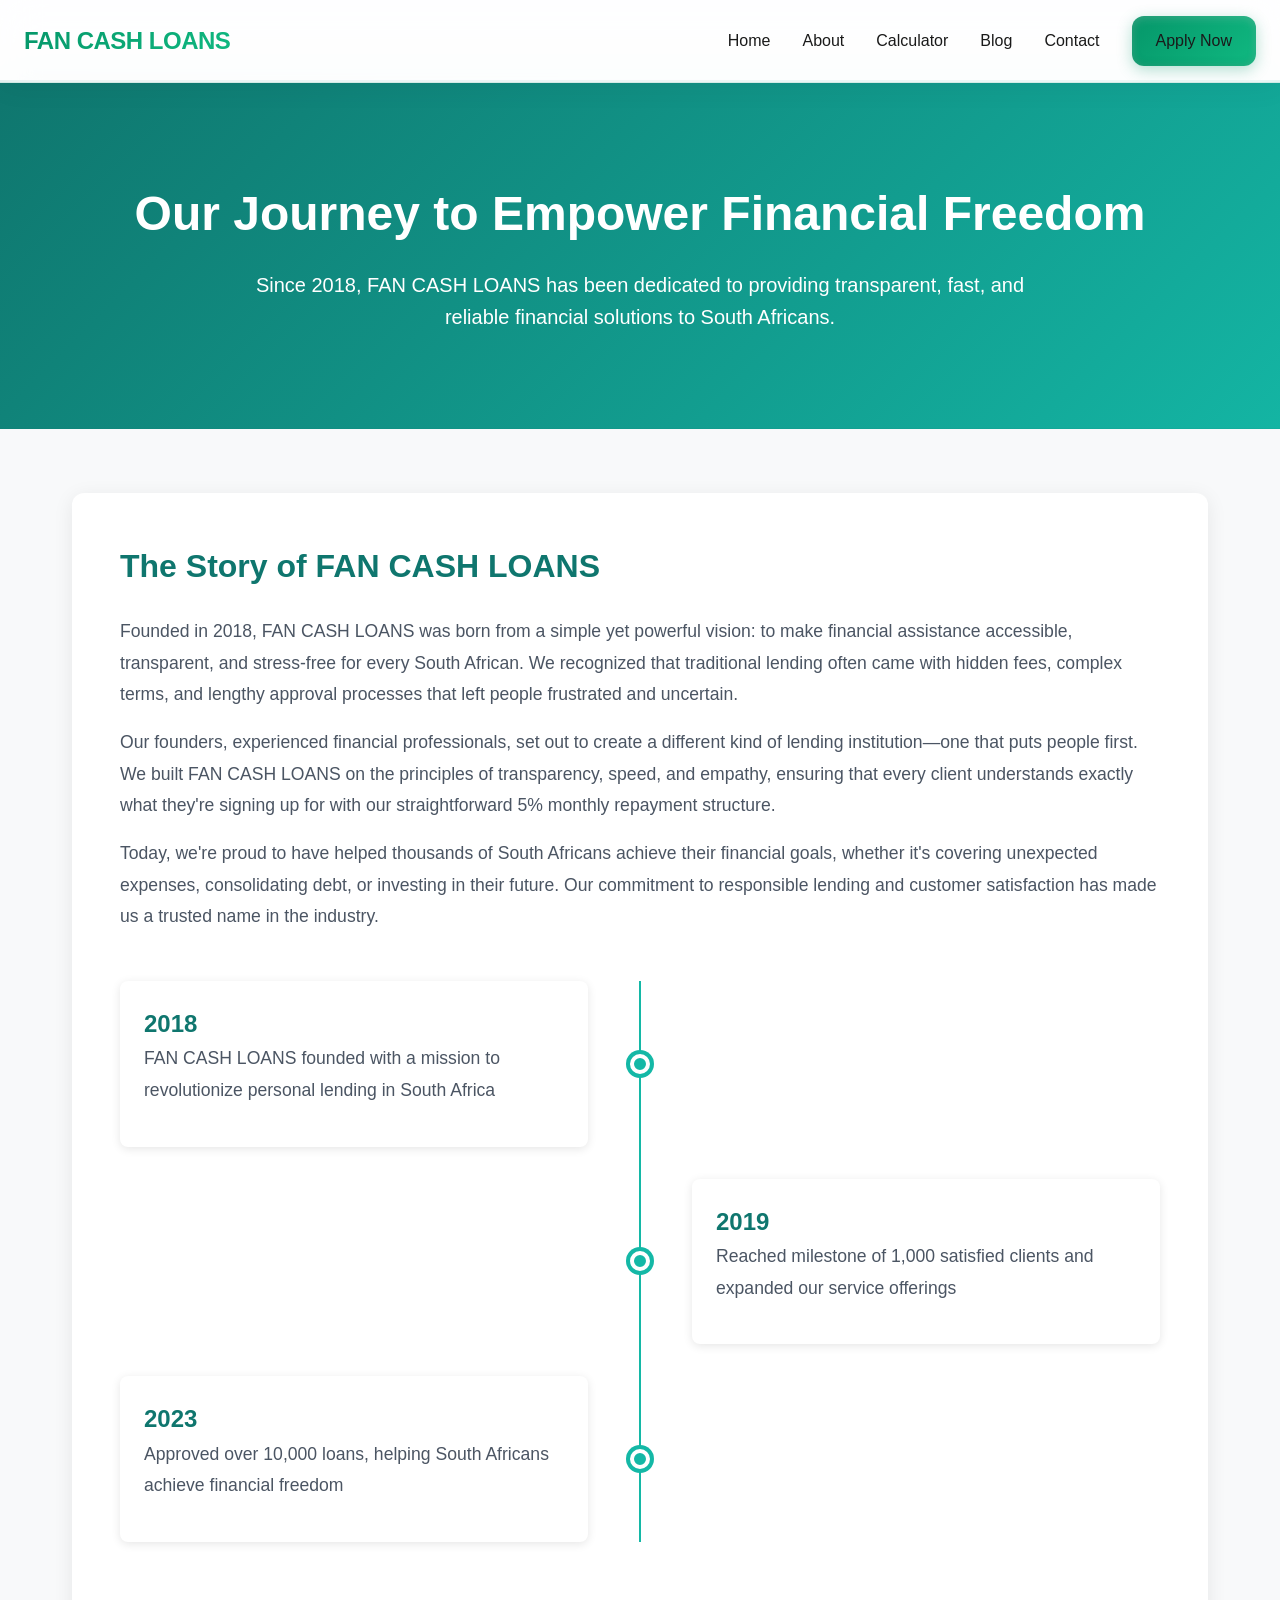
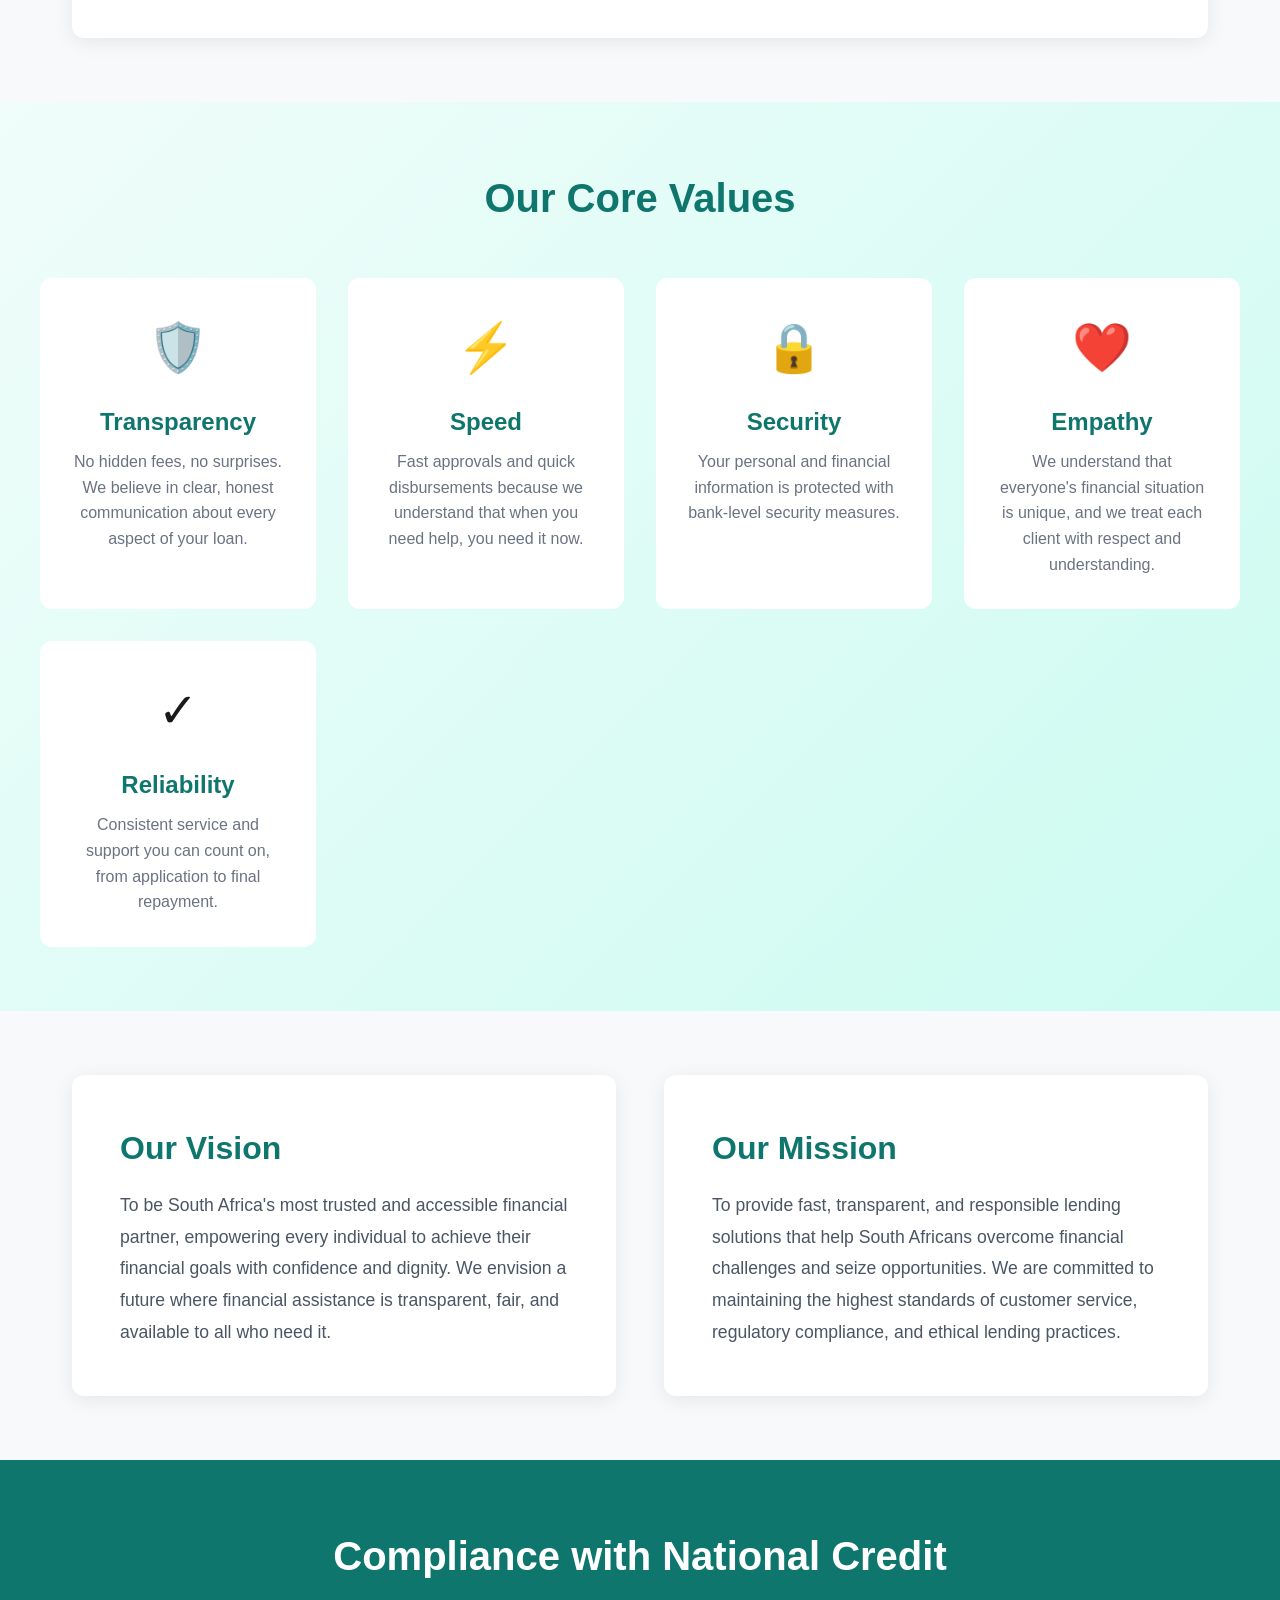
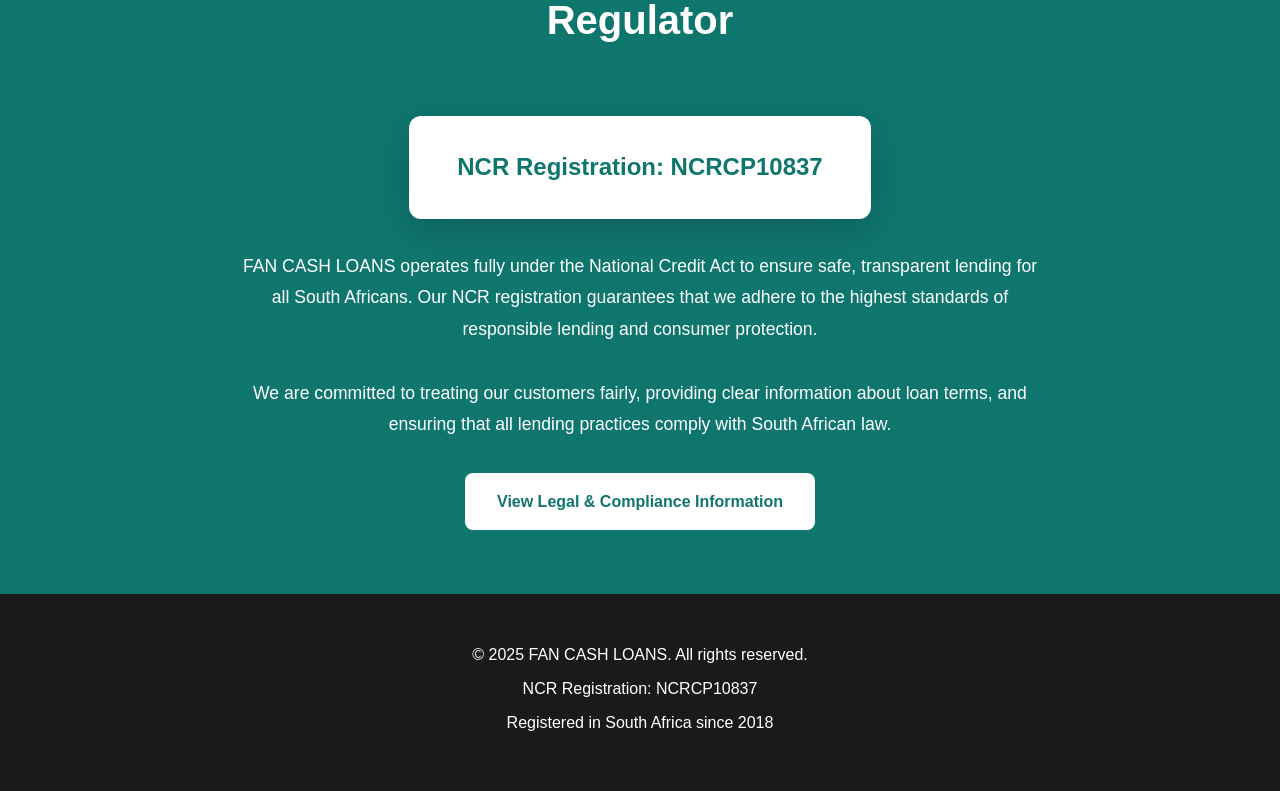
<file: about.html>
<!DOCTYPE html>
<html lang="en">
<head>
    <meta charset="UTF-8">
    <meta name="viewport" content="width=device-width, initial-scale=1.0">
    <title>About Us - FAN CASH LOANS</title>
    <style>
        :root {
            --primary: #059669;
            --primary-light: #10b981;
            --primary-dark: #047857;
            --secondary: #0d9488;
            --accent: #14b8a6;
            --background: #ffffff;
            --foreground: #1a1a1a;
            --muted: #f3f4f6;
        }

        * {
            margin: 0;
            padding: 0;
            box-sizing: border-box;
        }

        body {
            font-family: -apple-system, BlinkMacSystemFont, 'Segoe UI', Roboto, Oxygen, Ubuntu, Cantarell, sans-serif;
            line-height: 1.6;
            color: var(--foreground);
            background: #f8f9fa;
            padding-top: 80px; /* Add padding to body to account for fixed header */
        }

        /* Enhanced header with glassmorphism */
        .header {
            position: fixed;
            top: 0;
            left: 0;
            right: 0;
            background: rgba(255, 255, 255, 0.85);
            backdrop-filter: blur(20px);
            -webkit-backdrop-filter: blur(20px);
            border-bottom: 1px solid rgba(5, 150, 105, 0.1);
            z-index: 1000;
            transition: all 0.4s cubic-bezier(0.4, 0, 0.2, 1);
            box-shadow: 0 4px 30px rgba(0, 0, 0, 0.05);
        }

        .header.scrolled {
            background: rgba(255, 255, 255, 0.95);
            box-shadow: 0 8px 32px rgba(0, 0, 0, 0.1);
            border-bottom: 1px solid rgba(5, 150, 105, 0.2);
        }

        .header-container {
            max-width: 1280px;
            margin: 0 auto;
            padding: 1rem 1.5rem;
            display: flex;
            justify-content: space-between;
            align-items: center;
        }

        .logo {
            font-size: 1.5rem;
            font-weight: 900;
            background: linear-gradient(135deg, var(--primary), var(--primary-light));
            -webkit-background-clip: text;
            -webkit-text-fill-color: transparent;
            background-clip: text;
            text-decoration: none;
            letter-spacing: -0.5px;
            transition: all 0.3s ease;
        }

        .logo:hover {
            transform: scale(1.05);
            filter: brightness(1.2);
        }

        .nav {
            display: flex;
            gap: 2rem;
            align-items: center;
        }

        .nav a {
            color: var(--foreground);
            text-decoration: none;
            font-weight: 500;
            transition: all 0.3s ease;
            position: relative;
        }

        .nav a::after {
            content: '';
            position: absolute;
            bottom: -5px;
            left: 0;
            width: 0;
            height: 2px;
            background: linear-gradient(90deg, var(--primary), var(--primary-light));
            transition: width 0.3s ease;
        }

        .nav a:hover {
            color: var(--primary);
        }

        .nav a:hover::after {
            width: 100%;
        }

        .btn {
            padding: 0.75rem 1.5rem;
            border-radius: 12px;
            font-weight: 600;
            text-decoration: none;
            transition: all 0.3s cubic-bezier(0.4, 0, 0.2, 1);
            position: relative;
            overflow: hidden;
        }

        .btn-primary {
            background: linear-gradient(135deg, var(--primary) 0%, var(--primary-light) 100%);
            color: white;
            box-shadow: 0 4px 15px rgba(5, 150, 105, 0.3),
                        inset 0 -2px 10px rgba(0, 0, 0, 0.1),
                        inset 0 2px 10px rgba(255, 255, 255, 0.2);
            transform-style: preserve-3d;
        }

        .btn-primary::before {
            content: '';
            position: absolute;
            top: 0;
            left: -100%;
            width: 100%;
            height: 100%;
            background: linear-gradient(90deg, transparent, rgba(255,255,255,0.3), transparent);
            transition: left 0.5s;
        }

        .btn-primary:hover::before {
            left: 100%;
        }

        .btn-primary:hover {
            transform: translateY(-2px) scale(1.02);
            box-shadow: 0 8px 25px rgba(5, 150, 105, 0.4),
                        inset 0 -2px 10px rgba(0, 0, 0, 0.15),
                        inset 0 2px 10px rgba(255, 255, 255, 0.3);
        }

        .mobile-menu-btn {
            display: none;
            background: none;
            border: none;
            font-size: 1.5rem;
            cursor: pointer;
            color: var(--foreground);
        }

        /* Hero Section */
        .hero {
            background: linear-gradient(135deg, rgba(15, 118, 110, 0.95), rgba(20, 184, 166, 0.95)),
                        url('data:image/svg+xml,<svg xmlns="http://www.w3.org/2000/svg" viewBox="0 0 1200 600"><rect fill="%230f766e" width="1200" height="600"/></svg>');
            background-size: cover;
            background-position: center;
            color: white;
            padding: 6rem 2rem;
            text-align: center;
        }

        .hero h1 {
            font-size: 3rem;
            margin-bottom: 1rem;
            animation: fadeInUp 1s ease;
        }

        .hero p {
            font-size: 1.25rem;
            max-width: 800px;
            margin: 0 auto;
            animation: fadeInUp 1s ease 0.2s backwards;
        }

        /* Story Section */
        .story-section {
            max-width: 1200px;
            margin: 4rem auto;
            padding: 0 2rem;
        }

        .story-content {
            background: white;
            padding: 3rem;
            border-radius: 12px;
            box-shadow: 0 4px 20px rgba(0,0,0,0.08);
        }

        .story-content h2 {
            color: #0f766e;
            font-size: 2rem;
            margin-bottom: 1.5rem;
        }

        .story-content p {
            font-size: 1.1rem;
            line-height: 1.8;
            color: #4b5563;
            margin-bottom: 1rem;
        }

        /* Timeline */
        .timeline {
            margin: 3rem 0;
            position: relative;
        }

        .timeline::before {
            content: '';
            position: absolute;
            left: 50%;
            transform: translateX(-50%);
            width: 2px;
            height: 100%;
            background: #14b8a6;
        }

        .timeline-item {
            display: flex;
            justify-content: space-between;
            align-items: center;
            margin: 2rem 0;
            opacity: 0;
            animation: fadeInUp 0.6s ease forwards;
        }

        .timeline-item:nth-child(1) { animation-delay: 0.2s; }
        .timeline-item:nth-child(2) { animation-delay: 0.4s; }
        .timeline-item:nth-child(3) { animation-delay: 0.6s; }

        .timeline-content {
            width: 45%;
            background: white;
            padding: 1.5rem;
            border-radius: 8px;
            box-shadow: 0 2px 10px rgba(0,0,0,0.1);
        }

        .timeline-year {
            font-size: 1.5rem;
            font-weight: bold;
            color: #0f766e;
        }

        .timeline-dot {
            width: 20px;
            height: 20px;
            background: #14b8a6;
            border-radius: 50%;
            border: 4px solid white;
            box-shadow: 0 0 0 4px #14b8a6;
            position: absolute;
            left: 50%;
            transform: translateX(-50%);
        }

        /* Core Values */
        .values-section {
            background: linear-gradient(135deg, #f0fdfa 0%, #ccfbf1 100%);
            padding: 4rem 2rem;
        }

        .values-section h2 {
            text-align: center;
            font-size: 2.5rem;
            color: #0f766e;
            margin-bottom: 3rem;
        }

        .values-grid {
            max-width: 1200px;
            margin: 0 auto;
            display: grid;
            grid-template-columns: repeat(auto-fit, minmax(250px, 1fr));
            gap: 2rem;
        }

        .value-card {
            background: white;
            padding: 2rem;
            border-radius: 12px;
            text-align: center;
            transition: transform 0.3s, box-shadow 0.3s;
            opacity: 0;
            animation: fadeInUp 0.6s ease forwards;
        }

        .value-card:nth-child(1) { animation-delay: 0.1s; }
        .value-card:nth-child(2) { animation-delay: 0.2s; }
        .value-card:nth-child(3) { animation-delay: 0.3s; }
        .value-card:nth-child(4) { animation-delay: 0.4s; }
        .value-card:nth-child(5) { animation-delay: 0.5s; }

        .value-card:hover {
            transform: translateY(-10px);
            box-shadow: 0 10px 30px rgba(15, 118, 110, 0.2);
        }

        .value-icon {
            font-size: 3rem;
            margin-bottom: 1rem;
        }

        .value-card h3 {
            color: #0f766e;
            font-size: 1.5rem;
            margin-bottom: 0.5rem;
        }

        .value-card p {
            color: #6b7280;
        }

        /* Vision & Mission */
        .vision-mission {
            max-width: 1200px;
            margin: 4rem auto;
            padding: 0 2rem;
            display: grid;
            grid-template-columns: 1fr 1fr;
            gap: 3rem;
        }

        .vision-box, .mission-box {
            background: white;
            padding: 3rem;
            border-radius: 12px;
            box-shadow: 0 4px 20px rgba(0,0,0,0.08);
            opacity: 0;
            animation: slideInLeft 0.8s ease forwards;
        }

        .mission-box {
            animation: slideInRight 0.8s ease forwards;
        }

        .vision-box h2, .mission-box h2 {
            color: #0f766e;
            font-size: 2rem;
            margin-bottom: 1rem;
        }

        .vision-box p, .mission-box p {
            font-size: 1.1rem;
            line-height: 1.8;
            color: #4b5563;
        }

        /* Compliance Section */
        .compliance-section {
            background: #0f766e;
            color: white;
            padding: 4rem 2rem;
            text-align: center;
        }

        .compliance-content {
            max-width: 800px;
            margin: 0 auto;
        }

        .compliance-content h2 {
            font-size: 2.5rem;
            margin-bottom: 2rem;
        }

        .ncr-badge {
            display: inline-block;
            background: white;
            color: #0f766e;
            padding: 2rem 3rem;
            border-radius: 12px;
            font-size: 1.5rem;
            font-weight: bold;
            margin: 2rem 0;
            box-shadow: 0 10px 40px rgba(0,0,0,0.2);
            transition: transform 0.3s, box-shadow 0.3s;
        }

        .ncr-badge:hover {
            transform: scale(1.05);
            box-shadow: 0 15px 50px rgba(255,255,255,0.3);
        }

        .compliance-content p {
            font-size: 1.1rem;
            line-height: 1.8;
            margin-bottom: 2rem;
        }

        .cta-button {
            display: inline-block;
            background: white;
            color: #0f766e;
            padding: 1rem 2rem;
            border-radius: 8px;
            text-decoration: none;
            font-weight: bold;
            transition: transform 0.3s, box-shadow 0.3s;
        }

        .cta-button:hover {
            transform: translateY(-2px);
            box-shadow: 0 5px 20px rgba(255,255,255,0.3);
        }

        /* Footer */
        footer {
            background: #1a1a1a;
            color: white;
            padding: 3rem 2rem;
            text-align: center;
        }

        footer p {
            margin-bottom: 0.5rem;
        }

        /* Animations */
        @keyframes fadeInUp {
            from {
                opacity: 0;
                transform: translateY(30px);
            }
            to {
                opacity: 1;
                transform: translateY(0);
            }
        }

        @keyframes slideInLeft {
            from {
                opacity: 0;
                transform: translateX(-50px);
            }
            to {
                opacity: 1;
                transform: translateX(0);
            }
        }

        @keyframes slideInRight {
            from {
                opacity: 0;
                transform: translateX(50px);
            }
            to {
                opacity: 1;
                transform: translateX(0);
            }
        }

        /* Responsive */
        @media (max-width: 768px) {
            .nav {
                display: none;
            }

            .mobile-menu-btn {
                display: block;
            }

            .hero h1 {
                font-size: 2rem;
            }

            .timeline::before {
                left: 20px;
            }

            .timeline-item {
                flex-direction: column;
                align-items: flex-start;
                padding-left: 50px;
            }

            .timeline-content {
                width: 100%;
            }

            .timeline-dot {
                left: 20px;
            }

            .vision-mission {
                grid-template-columns: 1fr;
            }

            .values-grid {
                grid-template-columns: 1fr;
            }
        }
    </style>
</head>
<body>
    <header class="header" id="header">
        <div class="header-container">
            <a href="index.html" class="logo">FAN CASH LOANS</a>
            <nav class="nav">
                <a href="index.html">Home</a>
                <a href="about.html">About</a>
                <a href="calculator.html">Calculator</a>
                <a href="blog.html">Blog</a>
                <a href="contact.html">Contact</a>
                <a href="apply.html" class="btn btn-primary">Apply Now</a>
            </nav>
            <button class="mobile-menu-btn">☰</button>
        </div>
    </header>

    <section class="hero">
        <h1>Our Journey to Empower Financial Freedom</h1>
        <p>Since 2018, FAN CASH LOANS has been dedicated to providing transparent, fast, and reliable financial solutions to South Africans.</p>
    </section>

    <section class="story-section">
        <div class="story-content">
            <h2>The Story of FAN CASH LOANS</h2>
            <p>Founded in 2018, FAN CASH LOANS was born from a simple yet powerful vision: to make financial assistance accessible, transparent, and stress-free for every South African. We recognized that traditional lending often came with hidden fees, complex terms, and lengthy approval processes that left people frustrated and uncertain.</p>
            <p>Our founders, experienced financial professionals, set out to create a different kind of lending institution—one that puts people first. We built FAN CASH LOANS on the principles of transparency, speed, and empathy, ensuring that every client understands exactly what they're signing up for with our straightforward 5% monthly repayment structure.</p>
            <p>Today, we're proud to have helped thousands of South Africans achieve their financial goals, whether it's covering unexpected expenses, consolidating debt, or investing in their future. Our commitment to responsible lending and customer satisfaction has made us a trusted name in the industry.</p>

            <div class="timeline">
                <div class="timeline-item">
                    <div class="timeline-content">
                        <div class="timeline-year">2018</div>
                        <p>FAN CASH LOANS founded with a mission to revolutionize personal lending in South Africa</p>
                    </div>
                    <div class="timeline-dot"></div>
                    <div style="width: 45%;"></div>
                </div>
                <div class="timeline-item">
                    <div style="width: 45%;"></div>
                    <div class="timeline-dot"></div>
                    <div class="timeline-content">
                        <div class="timeline-year">2019</div>
                        <p>Reached milestone of 1,000 satisfied clients and expanded our service offerings</p>
                    </div>
                </div>
                <div class="timeline-item">
                    <div class="timeline-content">
                        <div class="timeline-year">2023</div>
                        <p>Approved over 10,000 loans, helping South Africans achieve financial freedom</p>
                    </div>
                    <div class="timeline-dot"></div>
                    <div style="width: 45%;"></div>
                </div>
            </div>
        </div>
    </section>

    <section class="values-section">
        <h2>Our Core Values</h2>
        <div class="values-grid">
            <div class="value-card">
                <div class="value-icon">🛡️</div>
                <h3>Transparency</h3>
                <p>No hidden fees, no surprises. We believe in clear, honest communication about every aspect of your loan.</p>
            </div>
            <div class="value-card">
                <div class="value-icon">⚡</div>
                <h3>Speed</h3>
                <p>Fast approvals and quick disbursements because we understand that when you need help, you need it now.</p>
            </div>
            <div class="value-card">
                <div class="value-icon">🔒</div>
                <h3>Security</h3>
                <p>Your personal and financial information is protected with bank-level security measures.</p>
            </div>
            <div class="value-card">
                <div class="value-icon">❤️</div>
                <h3>Empathy</h3>
                <p>We understand that everyone's financial situation is unique, and we treat each client with respect and understanding.</p>
            </div>
            <div class="value-card">
                <div class="value-icon">✓</div>
                <h3>Reliability</h3>
                <p>Consistent service and support you can count on, from application to final repayment.</p>
            </div>
        </div>
    </section>

    <section class="vision-mission">
        <div class="vision-box">
            <h2>Our Vision</h2>
            <p>To be South Africa's most trusted and accessible financial partner, empowering every individual to achieve their financial goals with confidence and dignity. We envision a future where financial assistance is transparent, fair, and available to all who need it.</p>
        </div>
        <div class="mission-box">
            <h2>Our Mission</h2>
            <p>To provide fast, transparent, and responsible lending solutions that help South Africans overcome financial challenges and seize opportunities. We are committed to maintaining the highest standards of customer service, regulatory compliance, and ethical lending practices.</p>
        </div>
    </section>

    <section class="compliance-section">
        <div class="compliance-content">
            <h2>Compliance with National Credit Regulator</h2>
            <div class="ncr-badge">NCR Registration: NCRCP10837</div>
            <p>FAN CASH LOANS operates fully under the National Credit Act to ensure safe, transparent lending for all South Africans. Our NCR registration guarantees that we adhere to the highest standards of responsible lending and consumer protection.</p>
            <p>We are committed to treating our customers fairly, providing clear information about loan terms, and ensuring that all lending practices comply with South African law.</p>
            <a href="legal.html" class="cta-button">View Legal & Compliance Information</a>
        </div>
    </section>

    <footer>
        <p>&copy; 2025 FAN CASH LOANS. All rights reserved.</p>
        <p>NCR Registration: NCRCP10837</p>
        <p>Registered in South Africa since 2018</p>
    </footer>

    <script>
        // Smooth scroll for navigation links
        document.querySelectorAll('a[href^="#"]').forEach(anchor => {
            anchor.addEventListener('click', function (e) {
                e.preventDefault();
                const target = document.querySelector(this.getAttribute('href'));
                if (target) {
                    target.scrollIntoView({ behavior: 'smooth' });
                }
            });
        });

        // Intersection Observer for scroll animations
        const observerOptions = {
            threshold: 0.1,
            rootMargin: '0px 0px -50px 0px'
        };

        const observer = new IntersectionObserver((entries) => {
            entries.forEach(entry => {
                if (entry.isIntersecting) {
                    entry.target.style.opacity = '1';
                    entry.target.style.transform = 'translateY(0)';
                }
            });
        }, observerOptions);

        // Observe animated elements
        document.querySelectorAll('.value-card, .timeline-item, .vision-box, .mission-box').forEach(el => {
            observer.observe(el);
        });

        // Scroll effect for header
        window.addEventListener('scroll', () => {
            const header = document.getElementById('header');
            if (window.scrollY > 50) {
                header.classList.add('scrolled');
            } else {
                header.classList.remove('scrolled');
            }
        });
    </script>
</body>
</html>
</file>
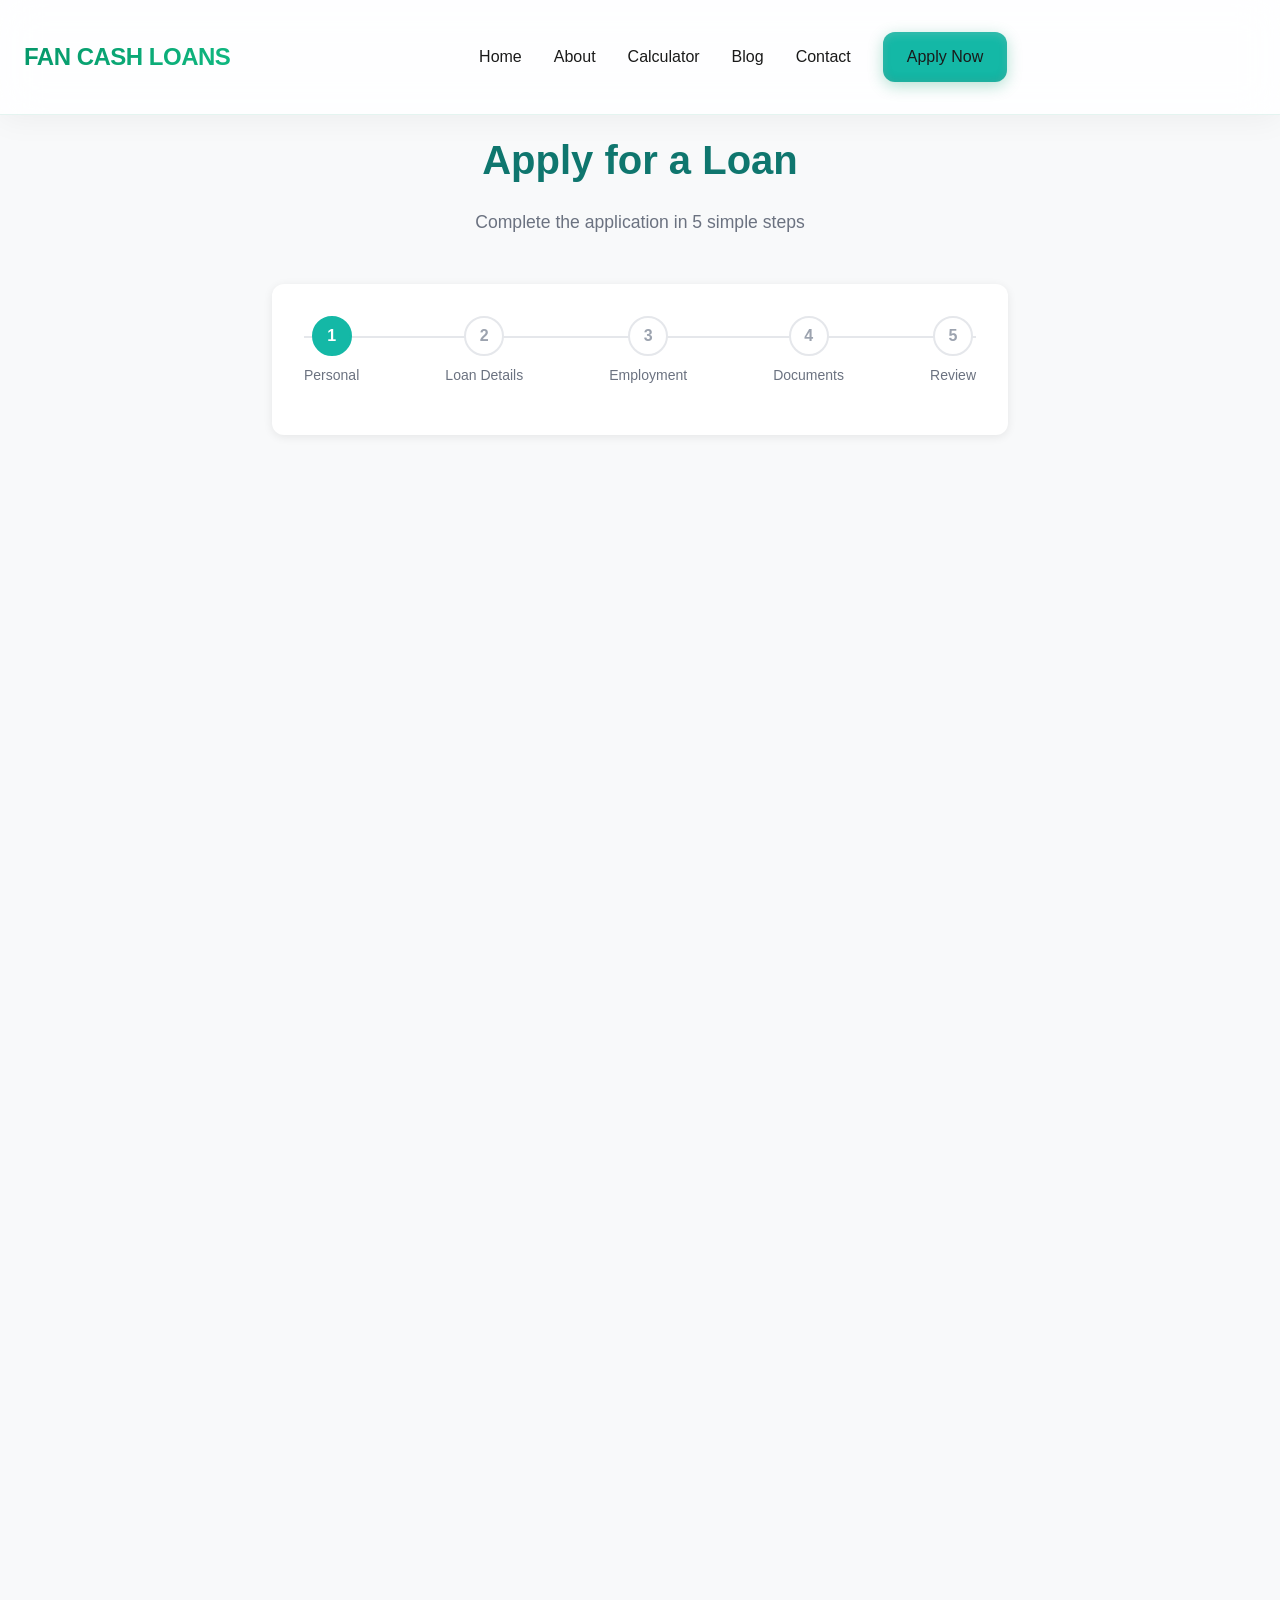
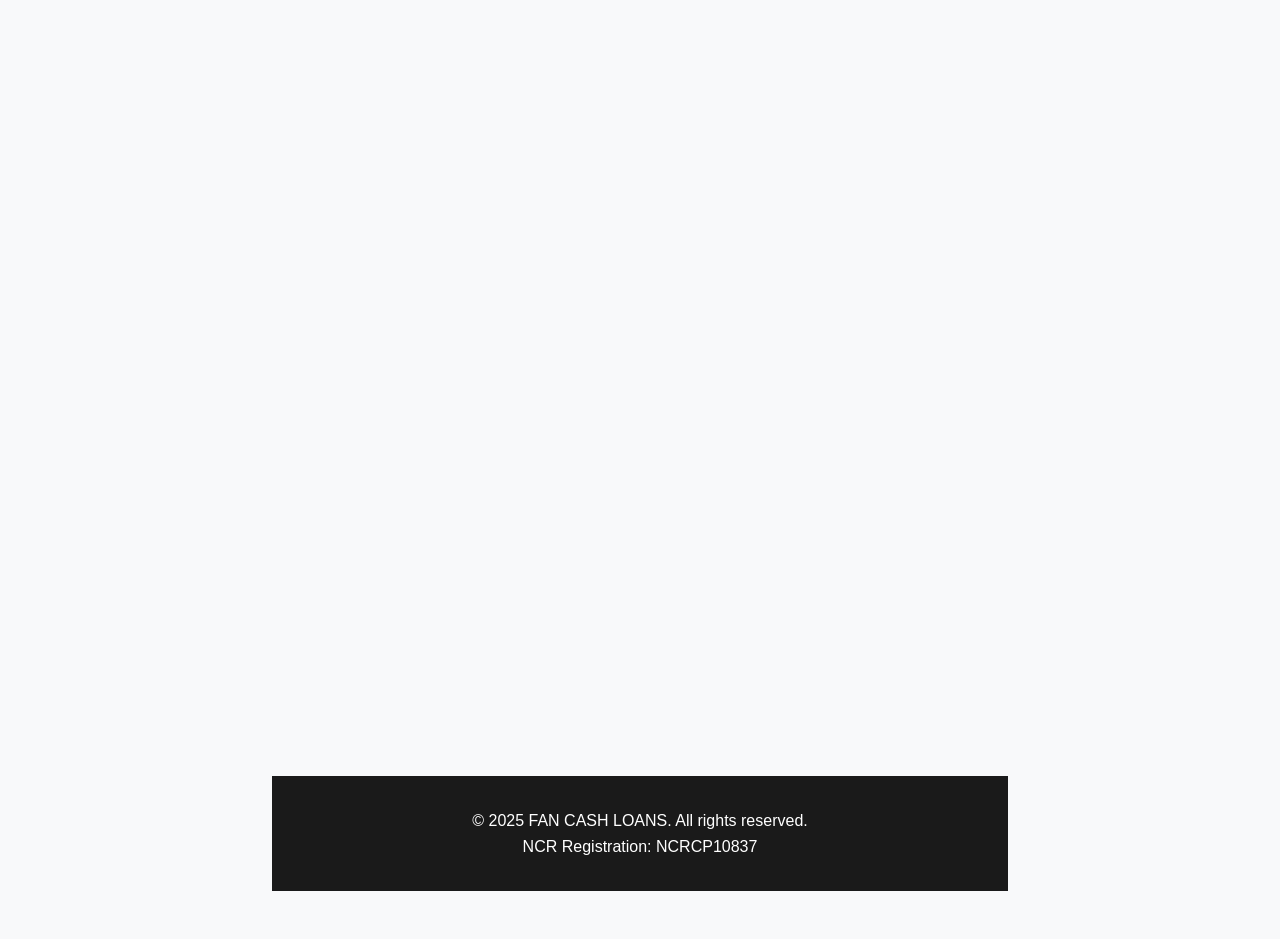
<file: apply.html>
<!DOCTYPE html>
<html lang="en">
<head>
    <meta charset="UTF-8">
    <meta name="viewport" content="width=device-width, initial-scale=1.0">
    <title>Apply Now - FAN CASH LOANS</title>
    <style>
        :root {
            --primary: #059669;
            --primary-light: #10b981;
            --primary-dark: #047857;
            --secondary: #0d9488;
            --accent: #14b8a6;
            --background: #ffffff;
            --foreground: #1a1a1a;
            --muted: #f3f4f6;
        }

        * {
            margin: 0;
            padding: 0;
            box-sizing: border-box;
        }

        body {
            font-family: -apple-system, BlinkMacSystemFont, 'Segoe UI', Roboto, Oxygen, Ubuntu, Cantarell, sans-serif;
            line-height: 1.6;
            color: var(--foreground);
            background: #f8f9fa;
            padding-top: 80px;
        }

        /* Enhanced header with glassmorphism */
        .header {
            position: fixed;
            top: 0;
            left: 0;
            right: 0;
            background: rgba(255, 255, 255, 0.85);
            backdrop-filter: blur(20px);
            -webkit-backdrop-filter: blur(20px);
            border-bottom: 1px solid rgba(5, 150, 105, 0.1);
            z-index: 1000;
            transition: all 0.4s cubic-bezier(0.4, 0, 0.2, 1);
            box-shadow: 0 4px 30px rgba(0, 0, 0, 0.05);
        }

        .header.scrolled {
            background: rgba(255, 255, 255, 0.95);
            box-shadow: 0 8px 32px rgba(0, 0, 0, 0.1);
            border-bottom: 1px solid rgba(5, 150, 105, 0.2);
        }

        .header-container {
            max-width: 1280px;
            margin: 0 auto;
            padding: 1rem 1.5rem;
            display: flex;
            justify-content: space-between;
            align-items: center;
        }

        .logo {
            font-size: 1.5rem;
            font-weight: 900;
            background: linear-gradient(135deg, var(--primary), var(--primary-light));
            -webkit-background-clip: text;
            -webkit-text-fill-color: transparent;
            background-clip: text;
            text-decoration: none;
            letter-spacing: -0.5px;
            transition: all 0.3s ease;
        }

        .logo:hover {
            transform: scale(1.05);
            filter: brightness(1.2);
        }

        .nav {
            display: flex;
            gap: 2rem;
            align-items: center;
        }

        .nav a {
            color: var(--foreground);
            text-decoration: none;
            font-weight: 500;
            transition: all 0.3s ease;
            position: relative;
        }

        .nav a::after {
            content: '';
            position: absolute;
            bottom: -5px;
            left: 0;
            width: 0;
            height: 2px;
            background: linear-gradient(90deg, var(--primary), var(--primary-light));
            transition: width 0.3s ease;
        }

        .nav a:hover {
            color: var(--primary);
        }

        .nav a:hover::after {
            width: 100%;
        }

        .btn-primary {
            padding: 0.75rem 1.5rem;
            border-radius: 12px;
            font-weight: 600;
            text-decoration: none;
            background: linear-gradient(135deg, var(--primary) 0%, var(--primary-light) 100%);
            color: white;
            box-shadow: 0 4px 15px rgba(5, 150, 105, 0.3),
                        inset 0 -2px 10px rgba(0, 0, 0, 0.1),
                        inset 0 2px 10px rgba(255, 255, 255, 0.2);
            transition: all 0.3s cubic-bezier(0.4, 0, 0.2, 1);
            position: relative;
            overflow: hidden;
        }

        .btn-primary::before {
            content: '';
            position: absolute;
            top: 0;
            left: -100%;
            width: 100%;
            height: 100%;
            background: linear-gradient(90deg, transparent, rgba(255,255,255,0.3), transparent);
            transition: left 0.5s;
        }

        .btn-primary:hover::before {
            left: 100%;
        }

        .btn-primary:hover {
            transform: translateY(-2px) scale(1.02);
            box-shadow: 0 8px 25px rgba(5, 150, 105, 0.4),
                        inset 0 -2px 10px rgba(0, 0, 0, 0.15),
                        inset 0 2px 10px rgba(255, 255, 255, 0.3);
        }

        .mobile-menu-btn {
            display: none;
            background: none;
            border: none;
            font-size: 1.5rem;
            cursor: pointer;
            color: var(--foreground);
        }

        /* Header */
        header {
            background: linear-gradient(135deg, #0f766e 0%, #14b8a6 100%);
            color: white;
            padding: 1rem 0;
            position: sticky;
            top: 0;
            z-index: 1000;
            box-shadow: 0 2px 10px rgba(0,0,0,0.1);
        }

        nav {
            max-width: 1200px;
            margin: 0 auto;
            padding: 0 2rem;
            display: flex;
            justify-content: space-between;
            align-items: center;
        }

        .logo {
            font-size: 1.5rem;
            font-weight: bold;
        }

        .nav-links {
            display: flex;
            gap: 2rem;
            list-style: none;
        }

        .nav-links a {
            color: white;
            text-decoration: none;
            transition: opacity 0.3s;
        }

        .nav-links a:hover {
            opacity: 0.8;
        }

        /* Main Container */
        .container {
            max-width: 800px;
            margin: 3rem auto;
            padding: 0 2rem;
        }

        .page-title {
            text-align: center;
            color: #0f766e;
            font-size: 2.5rem;
            margin-bottom: 1rem;
        }

        .page-subtitle {
            text-align: center;
            color: #6b7280;
            font-size: 1.1rem;
            margin-bottom: 3rem;
        }

        /* Progress Bar */
        .progress-container {
            background: white;
            padding: 2rem;
            border-radius: 12px;
            box-shadow: 0 2px 10px rgba(0,0,0,0.08);
            margin-bottom: 2rem;
        }

        .progress-bar {
            display: flex;
            justify-content: space-between;
            position: relative;
            margin-bottom: 1rem;
        }

        .progress-bar::before {
            content: '';
            position: absolute;
            top: 20px;
            left: 0;
            right: 0;
            height: 2px;
            background: #e5e7eb;
            z-index: 0;
        }

        .progress-fill {
            position: absolute;
            top: 20px;
            left: 0;
            height: 2px;
            background: #14b8a6;
            transition: width 0.3s ease;
            z-index: 1;
        }

        .progress-step {
            display: flex;
            flex-direction: column;
            align-items: center;
            position: relative;
            z-index: 2;
        }

        .step-circle {
            width: 40px;
            height: 40px;
            border-radius: 50%;
            background: white;
            border: 2px solid #e5e7eb;
            display: flex;
            align-items: center;
            justify-content: center;
            font-weight: bold;
            color: #9ca3af;
            transition: all 0.3s;
        }

        .step-circle.active {
            background: #14b8a6;
            border-color: #14b8a6;
            color: white;
        }

        .step-circle.completed {
            background: #0f766e;
            border-color: #0f766e;
            color: white;
        }

        .step-label {
            margin-top: 0.5rem;
            font-size: 0.875rem;
            color: #6b7280;
            text-align: center;
        }

        /* Form Container */
        .form-container {
            background: white;
            padding: 3rem;
            border-radius: 12px;
            box-shadow: 0 2px 10px rgba(0,0,0,0.08);
        }

        .form-step {
            display: none;
            animation: slideIn 0.3s ease;
        }

        .form-step.active {
            display: block;
        }

        @keyframes slideIn {
            from {
                opacity: 0;
                transform: translateX(20px);
            }
            to {
                opacity: 1;
                transform: translateX(0);
            }
        }

        .form-step h2 {
            color: #0f766e;
            font-size: 1.75rem;
            margin-bottom: 1.5rem;
        }

        .form-group {
            margin-bottom: 1.5rem;
        }

        .form-group label {
            display: block;
            margin-bottom: 0.5rem;
            color: #374151;
            font-weight: 500;
        }

        .form-group input,
        .form-group select,
        .form-group textarea {
            width: 100%;
            padding: 0.75rem;
            border: 2px solid #e5e7eb;
            border-radius: 8px;
            font-size: 1rem;
            transition: border-color 0.3s;
        }

        .form-group input:focus,
        .form-group select:focus,
        .form-group textarea:focus {
            outline: none;
            border-color: #14b8a6;
            box-shadow: 0 0 0 3px rgba(20, 184, 166, 0.1);
        }

        .form-group textarea {
            resize: vertical;
            min-height: 100px;
        }

        /* File Upload */
        .file-upload {
            border: 2px dashed #d1d5db;
            border-radius: 8px;
            padding: 2rem;
            text-align: center;
            transition: all 0.3s;
            cursor: pointer;
        }

        .file-upload:hover {
            border-color: #14b8a6;
            background: #f0fdfa;
        }

        .file-upload.dragover {
            border-color: #14b8a6;
            background: #ccfbf1;
        }

        .file-upload input[type="file"] {
            display: none;
        }

        .file-icon {
            font-size: 3rem;
            margin-bottom: 1rem;
        }

        .file-list {
            margin-top: 1rem;
            text-align: left;
        }

        .file-item {
            display: flex;
            align-items: center;
            justify-content: space-between;
            padding: 0.75rem;
            background: #f3f4f6;
            border-radius: 6px;
            margin-bottom: 0.5rem;
        }

        .file-item-name {
            display: flex;
            align-items: center;
            gap: 0.5rem;
        }

        .file-item-remove {
            color: #ef4444;
            cursor: pointer;
            font-weight: bold;
        }

        /* Review Section */
        .review-section {
            background: #f9fafb;
            padding: 1.5rem;
            border-radius: 8px;
            margin-bottom: 1rem;
        }

        .review-section h3 {
            color: #0f766e;
            margin-bottom: 1rem;
        }

        .review-item {
            display: flex;
            justify-content: space-between;
            padding: 0.5rem 0;
            border-bottom: 1px solid #e5e7eb;
        }

        .review-item:last-child {
            border-bottom: none;
        }

        .review-label {
            color: #6b7280;
        }

        .review-value {
            font-weight: 500;
            color: #1f2937;
        }

        /* Buttons */
        .form-buttons {
            display: flex;
            justify-content: space-between;
            margin-top: 2rem;
        }

        .btn {
            padding: 0.875rem 2rem;
            border: none;
            border-radius: 8px;
            font-size: 1rem;
            font-weight: 600;
            cursor: pointer;
            transition: all 0.3s;
        }

        .btn-primary {
            background: #14b8a6;
            color: white;
        }

        .btn-primary:hover {
            background: #0f766e;
            transform: translateY(-2px);
            box-shadow: 0 4px 12px rgba(20, 184, 166, 0.3);
        }

        .btn-secondary {
            background: #e5e7eb;
            color: #374151;
        }

        .btn-secondary:hover {
            background: #d1d5db;
        }

        .btn:disabled {
            opacity: 0.5;
            cursor: not-allowed;
        }

        /* Success Screen */
        .success-screen {
            display: none;
            text-align: center;
            padding: 3rem;
        }

        .success-screen.active {
            display: block;
            animation: fadeIn 0.5s ease;
        }

        @keyframes fadeIn {
            from { opacity: 0; }
            to { opacity: 1; }
        }

        .success-icon {
            width: 100px;
            height: 100px;
            margin: 0 auto 2rem;
            background: #10b981;
            border-radius: 50%;
            display: flex;
            align-items: center;
            justify-content: center;
            font-size: 3rem;
            color: white;
            animation: scaleIn 0.5s ease;
        }

        @keyframes scaleIn {
            from {
                transform: scale(0);
            }
            to {
                transform: scale(1);
            }
        }

        .success-screen h2 {
            color: #0f766e;
            font-size: 2rem;
            margin-bottom: 1rem;
        }

        .success-screen p {
            color: #6b7280;
            font-size: 1.1rem;
            margin-bottom: 2rem;
        }

        /* Footer */
        footer {
            background: #1a1a1a;
            color: white;
            padding: 2rem;
            text-align: center;
            margin-top: 4rem;
        }

        /* Responsive */
        @media (max-width: 768px) {
            .nav {
                display: none;
            }

            .mobile-menu-btn {
                display: block;
            }

            .progress-bar {
                flex-wrap: wrap;
                gap: 1rem;
            }

            .step-label {
                font-size: 0.75rem;
            }

            .form-container {
                padding: 1.5rem;
            }

            .form-buttons {
                flex-direction: column;
                gap: 1rem;
            }
        }
    </style>
</head>
<body>
    <header class="header" id="header">
        <div class="header-container">
            <a href="index.html" class="logo">FAN CASH LOANS</a>
            <nav class="nav">
                <a href="index.html">Home</a>
                <a href="about.html">About</a>
                <a href="calculator.html">Calculator</a>
                <a href="blog.html">Blog</a>
                <a href="contact.html">Contact</a>
                <a href="apply.html" class="btn-primary">Apply Now</a>
            </nav>
            <button class="mobile-menu-btn">☰</button>
        </div>
    </header>

    <div class="container">
        <h1 class="page-title">Apply for a Loan</h1>
        <p class="page-subtitle">Complete the application in 5 simple steps</p>


        <div class="progress-container">
            <div class="progress-bar">
                <div class="progress-fill" id="progressFill"></div>
                <div class="progress-step">
                    <div class="step-circle active" data-step="1">1</div>
                    <div class="step-label">Personal</div>
                </div>
                <div class="progress-step">
                    <div class="step-circle" data-step="2">2</div>
                    <div class="step-label">Loan Details</div>
                </div>
                <div class="progress-step">
                    <div class="step-circle" data-step="3">3</div>
                    <div class="step-label">Employment</div>
                </div>
                <div class="progress-step">
                    <div class="step-circle" data-step="4">4</div>
                    <div class="step-label">Documents</div>
                </div>
                <div class="progress-step">
                    <div class="step-circle" data-step="5">5</div>
                    <div class="step-label">Review</div>
                </div>
            </div>
        </div>

<iframe data-tally-src="https://tally.so/embed/3NjGlW?alignLeft=1&hideTitle=1&transparentBackground=1&dynamicHeight=1" loading="lazy" width="100%" height="1838" frameborder="0" marginheight="0" marginwidth="0" title="Apply for Your Loan with 

FAN CASH LOANS

"></iframe>
<script>var d=document,w="https://tally.so/widgets/embed.js",v=function(){"undefined"!=typeof Tally?Tally.loadEmbeds():d.querySelectorAll("iframe[data-tally-src]:not([src])").forEach((function(e){e.src=e.dataset.tallySrc}))};if("undefined"!=typeof Tally)v();else if(d.querySelector('script[src="'+w+'"]')==null){var s=d.createElement("script");s.src=w,s.onload=v,s.onerror=v,d.body.appendChild(s);}</script>

    <footer>
        <p>&copy; 2025 FAN CASH LOANS. All rights reserved.</p>
        <p>NCR Registration: NCRCP10837</p>
    </footer>

    <script>
        let currentStep = 1;
        const totalSteps = 5;
        const formData = {};
        const uploadedFiles = {};

        // Navigation
        const nextBtn = document.getElementById('nextBtn');
        const prevBtn = document.getElementById('prevBtn');

        nextBtn.addEventListener('click', () => {
            if (validateStep(currentStep)) {
                if (currentStep < totalSteps) {
                    saveStepData(currentStep);
                    currentStep++;
                    updateStep();
                } else {
                    submitForm();
                }
            }
        });

        prevBtn.addEventListener('click', () => {
            if (currentStep > 1) {
                currentStep--;
                updateStep();
            }
        });

        function updateStep() {
            // Update form steps
            document.querySelectorAll('.form-step').forEach(step => {
                step.classList.remove('active');
            });
            document.querySelector(`.form-step[data-step="${currentStep}"]`).classList.add('active');

            // Update progress circles
            document.querySelectorAll('.step-circle').forEach(circle => {
                const step = parseInt(circle.dataset.step);
                circle.classList.remove('active', 'completed');
                if (step < currentStep) {
                    circle.classList.add('completed');
                    circle.textContent = '✓';
                } else if (step === currentStep) {
                    circle.classList.add('active');
                    circle.textContent = step;
                } else {
                    circle.textContent = step;
                }
            });

            // Update progress bar
            const progress = ((currentStep - 1) / (totalSteps - 1)) * 100;
            document.getElementById('progressFill').style.width = progress + '%';

            // Update buttons
            prevBtn.style.display = currentStep === 1 ? 'none' : 'block';
            nextBtn.textContent = currentStep === totalSteps ? 'Submit Application' : 'Next';

            // If on review step, populate review data
            if (currentStep === 5) {
                populateReview();
            }
        }

        function validateStep(step) {
            const currentStepElement = document.querySelector(`.form-step[data-step="${step}"]`);
            const inputs = currentStepElement.querySelectorAll('input[required], select[required], textarea[required]');
            
            for (let input of inputs) {
                if (!input.value.trim()) {
                    alert('Please fill in all required fields');
                    input.focus();
                    return false;
                }
            }

            // Special validation for step 4 (documents)
            if (step === 4) {
                if (!uploadedFiles.idDocument || !uploadedFiles.proofOfResidence) {
                    alert('Please upload required documents (ID and Proof of Residence)');
                    return false;
                }
            }

            return true;
        }

        function saveStepData(step) {
            const currentStepElement = document.querySelector(`.form-step[data-step="${step}"]`);
            const inputs = currentStepElement.querySelectorAll('input, select, textarea');
            
            inputs.forEach(input => {
                if (input.type !== 'file') {
                    formData[input.name] = input.value;
                }
            });
        }

        function populateReview() {
            document.getElementById('reviewFullName').textContent = formData.fullName || '';
            document.getElementById('reviewEmail').textContent = formData.email || '';
            document.getElementById('reviewPhone').textContent = formData.phone || '';
            document.getElementById('reviewLoanAmount').textContent = formData.loanAmount ? `R ${parseInt(formData.loanAmount).toLocaleString()}` : '';
            document.getElementById('reviewLoanPurpose').textContent = formData.loanPurpose || '';
            document.getElementById('reviewLoanDuration').textContent = formData.loanDuration ? `${formData.loanDuration} months` : '';
            document.getElementById('reviewEmploymentStatus').textContent = formData.employmentStatus || '';
            document.getElementById('reviewMonthlyIncome').textContent = formData.monthlyIncome ? `R ${parseInt(formData.monthlyIncome).toLocaleString()}` : '';

            // Calculate monthly repayment
            if (formData.loanAmount && formData.loanDuration) {
                const amount = parseFloat(formData.loanAmount);
                const months = parseInt(formData.loanDuration);
                const monthlyInterest = 0.05;
                const totalAmount = amount * (1 + (monthlyInterest * months));
                const monthlyPayment = totalAmount / months;
                document.getElementById('reviewMonthlyRepayment').textContent = `R ${monthlyPayment.toFixed(2).replace(/\B(?=(\d{3})+(?!\d))/g, ',')}`;
            }
        }

        function submitForm() {
            // In a real application, this would send data to a server
            console.log('Form Data:', formData);
            console.log('Uploaded Files:', uploadedFiles);

            // Hide form and show success screen
            document.getElementById('loanApplication').style.display = 'none';
            document.querySelector('.form-buttons').style.display = 'none';
            document.getElementById('successScreen').classList.add('active');
        }

        // File Upload Handling
        document.querySelectorAll('.file-upload').forEach(uploadArea => {
            const input = uploadArea.querySelector('input[type="file"]');
            const fileListId = input.id + 'List';
            const fileList = document.getElementById(fileListId);

            uploadArea.addEventListener('click', () => input.click());

            input.addEventListener('change', (e) => {
                handleFiles(e.target.files, input.id, fileList);
            });

            // Drag and drop
            uploadArea.addEventListener('dragover', (e) => {
                e.preventDefault();
                uploadArea.classList.add('dragover');
            });

            uploadArea.addEventListener('dragleave', () => {
                uploadArea.classList.remove('dragover');
            });

            uploadArea.addEventListener('drop', (e) => {
                e.preventDefault();
                uploadArea.classList.remove('dragover');
                handleFiles(e.dataTransfer.files, input.id, fileList);
            });
        });

        function handleFiles(files, inputId, fileList) {
            if (files.length > 0) {
                const file = files[0];
                uploadedFiles[inputId] = file;

                fileList.innerHTML = `
                    <div class="file-item">
                        <div class="file-item-name">
                            <span>✓</span>
                            <span>${file.name}</span>
                        </div>
                        <span class="file-item-remove" onclick="removeFile('${inputId}')">✕</span>
                    </div>
                `;
            }
        }

        function removeFile(inputId) {
            delete uploadedFiles[inputId];
            document.getElementById(inputId + 'List').innerHTML = '';
            document.getElementById(inputId).value = '';
        }

        // Initialize
        updateStep();

          // Mobile menu toggle
        document.querySelector('.mobile-menu-btn').addEventListener('click', function() {
            const nav = document.querySelector('.nav');
            nav.style.display = nav.style.display === 'flex' ? 'none' : 'flex';
        });

        window.addEventListener('scroll', function() {
            const scrolled = window.pageYOffset;
            const parallaxElements = document.querySelectorAll('.hero-orb');
            
            parallaxElements.forEach((element, index) => {
                const speed = 0.5 + (index * 0.2);
                element.style.transform = `translateY(${scrolled * speed}px)`;
            });
        });
    </script>
</body>
</html>
</file>
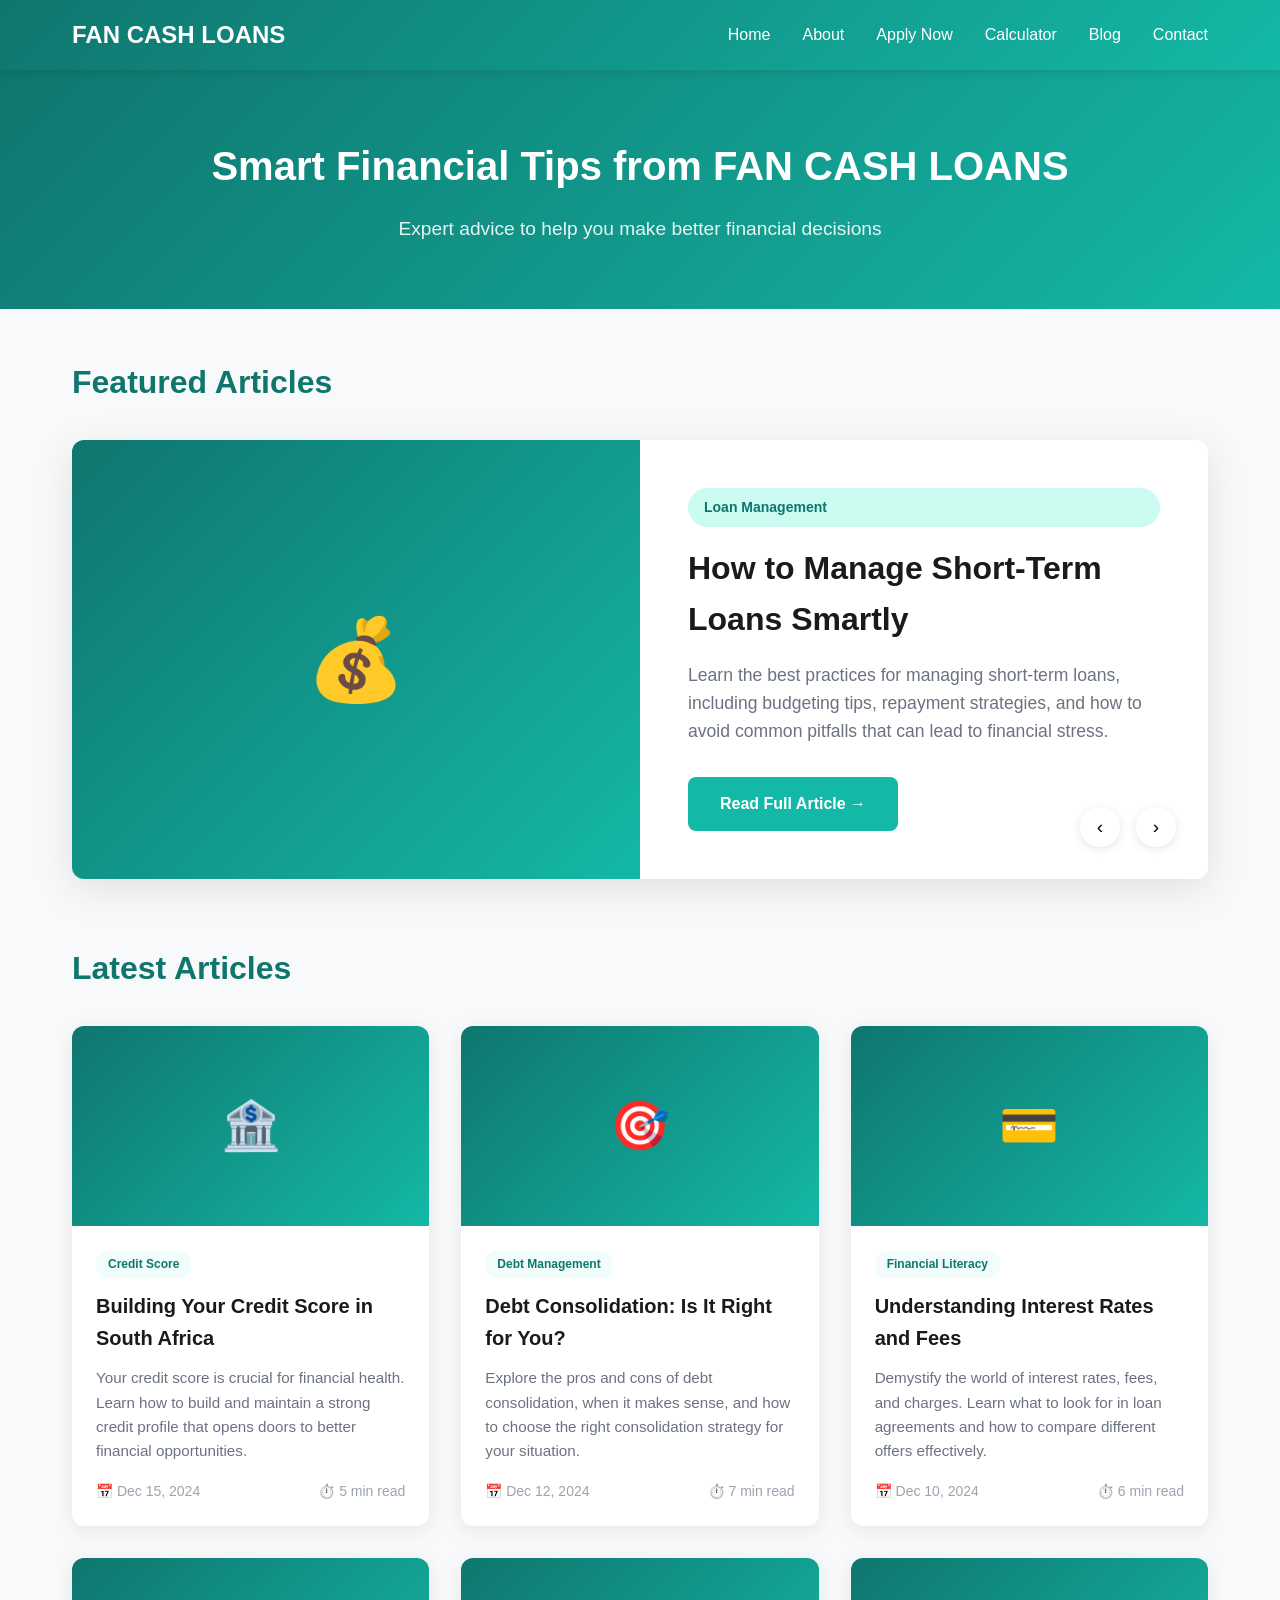
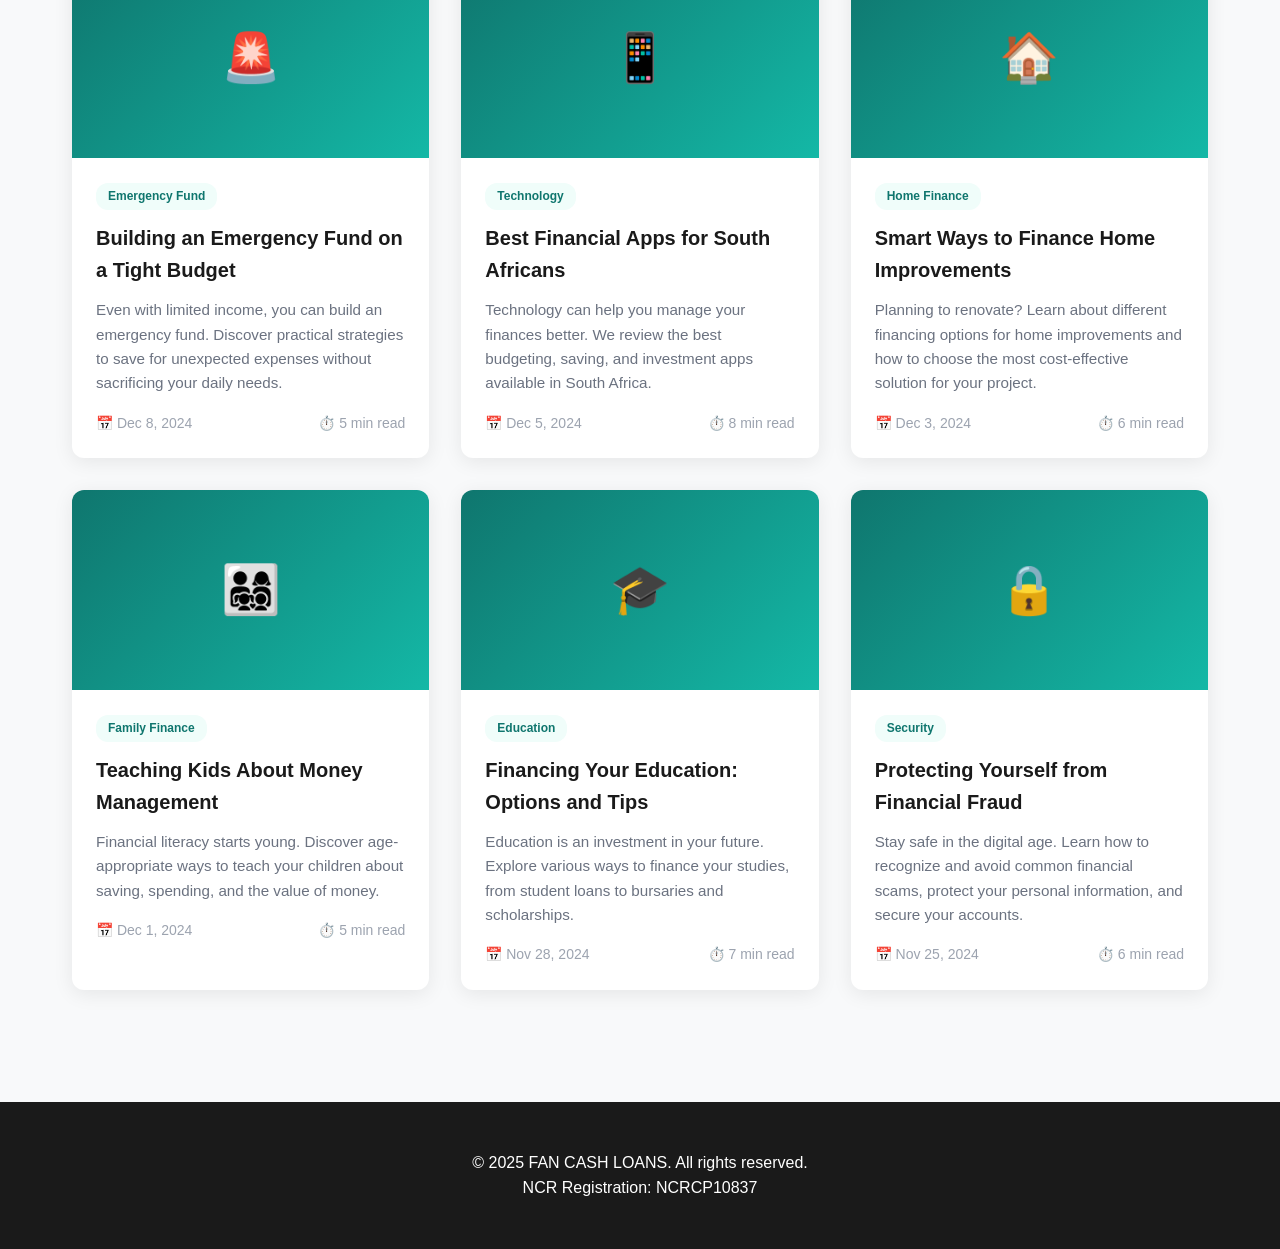
<file: blog.html>
<!DOCTYPE html>
<html lang="en">
<head>
    <meta charset="UTF-8">
    <meta name="viewport" content="width=device-width, initial-scale=1.0">
    <title>Financial Tips Blog - FAN CASH LOANS</title>
    <style>
        * {
            margin: 0;
            padding: 0;
            box-sizing: border-box;
        }

        body {
            font-family: -apple-system, BlinkMacSystemFont, 'Segoe UI', Roboto, Oxygen, Ubuntu, Cantarell, sans-serif;
            line-height: 1.6;
            color: #1a1a1a;
            background: #f8f9fa;
        }

        /* Header */
        header {
            background: linear-gradient(135deg, #0f766e 0%, #14b8a6 100%);
            color: white;
            padding: 1rem 0;
            position: sticky;
            top: 0;
            z-index: 1000;
            box-shadow: 0 2px 10px rgba(0,0,0,0.1);
        }

        nav {
            max-width: 1200px;
            margin: 0 auto;
            padding: 0 2rem;
            display: flex;
            justify-content: space-between;
            align-items: center;
        }

        .logo {
            font-size: 1.5rem;
            font-weight: bold;
        }

        .nav-links {
            display: flex;
            gap: 2rem;
            list-style: none;
        }

        .nav-links a {
            color: white;
            text-decoration: none;
            transition: opacity 0.3s;
        }

        .nav-links a:hover {
            opacity: 0.8;
        }

        /* Hero Section */
        .hero {
            background: linear-gradient(135deg, #0f766e 0%, #14b8a6 100%);
            color: white;
            padding: 4rem 2rem;
            text-align: center;
        }

        .hero h1 {
            font-size: 2.5rem;
            margin-bottom: 1rem;
        }

        .hero p {
            font-size: 1.2rem;
            opacity: 0.9;
        }

        /* Container */
        .container {
            max-width: 1200px;
            margin: 0 auto;
            padding: 3rem 2rem;
        }

        /* Featured Slider */
        .featured-section {
            margin-bottom: 4rem;
        }

        .section-title {
            font-size: 2rem;
            color: #0f766e;
            margin-bottom: 2rem;
        }

        .featured-slider {
            position: relative;
            overflow: hidden;
            border-radius: 12px;
            box-shadow: 0 10px 40px rgba(0,0,0,0.1);
        }

        .slider-track {
            display: flex;
            transition: transform 0.5s ease;
        }

        .featured-article {
            min-width: 100%;
            background: white;
            display: grid;
            grid-template-columns: 1fr 1fr;
            overflow: hidden;
        }

        .featured-image {
            background: linear-gradient(135deg, #0f766e 0%, #14b8a6 100%);
            display: flex;
            align-items: center;
            justify-content: center;
            font-size: 5rem;
            color: white;
        }

        .featured-content {
            padding: 3rem;
            display: flex;
            flex-direction: column;
            justify-content: center;
        }

        .featured-category {
            display: inline-block;
            background: #ccfbf1;
            color: #0f766e;
            padding: 0.5rem 1rem;
            border-radius: 20px;
            font-size: 0.875rem;
            font-weight: 600;
            margin-bottom: 1rem;
        }

        .featured-content h2 {
            font-size: 2rem;
            color: #1a1a1a;
            margin-bottom: 1rem;
        }

        .featured-content p {
            color: #6b7280;
            font-size: 1.1rem;
            margin-bottom: 2rem;
        }

        .read-more {
            display: inline-block;
            background: #14b8a6;
            color: white;
            padding: 0.875rem 2rem;
            border-radius: 8px;
            text-decoration: none;
            font-weight: 600;
            transition: all 0.3s;
            align-self: flex-start;
        }

        .read-more:hover {
            background: #0f766e;
            transform: translateY(-2px);
        }

        .slider-controls {
            position: absolute;
            bottom: 2rem;
            right: 2rem;
            display: flex;
            gap: 1rem;
        }

        .slider-btn {
            width: 40px;
            height: 40px;
            border-radius: 50%;
            background: white;
            border: none;
            cursor: pointer;
            display: flex;
            align-items: center;
            justify-content: center;
            font-size: 1.2rem;
            transition: all 0.3s;
            box-shadow: 0 2px 10px rgba(0,0,0,0.1);
        }

        .slider-btn:hover {
            background: #14b8a6;
            color: white;
            transform: scale(1.1);
        }

        /* Articles Grid */
        .articles-grid {
            display: grid;
            grid-template-columns: repeat(auto-fill, minmax(350px, 1fr));
            gap: 2rem;
        }

        .article-card {
            background: white;
            border-radius: 12px;
            overflow: hidden;
            box-shadow: 0 4px 20px rgba(0,0,0,0.08);
            transition: all 0.3s;
            cursor: pointer;
        }

        .article-card:hover {
            transform: translateY(-5px);
            box-shadow: 0 10px 30px rgba(0,0,0,0.15);
        }

        .article-thumbnail {
            height: 200px;
            background: linear-gradient(135deg, #0f766e 0%, #14b8a6 100%);
            display: flex;
            align-items: center;
            justify-content: center;
            font-size: 3rem;
            color: white;
            position: relative;
            overflow: hidden;
        }

        .article-card:hover .article-thumbnail {
            transform: scale(1.05);
        }

        .article-content {
            padding: 1.5rem;
        }

        .article-category {
            display: inline-block;
            background: #f0fdfa;
            color: #0f766e;
            padding: 0.25rem 0.75rem;
            border-radius: 12px;
            font-size: 0.75rem;
            font-weight: 600;
            margin-bottom: 0.75rem;
        }

        .article-content h3 {
            font-size: 1.25rem;
            color: #1a1a1a;
            margin-bottom: 0.75rem;
        }

        .article-excerpt {
            color: #6b7280;
            font-size: 0.95rem;
            margin-bottom: 1rem;
            line-height: 1.6;
        }

        .article-meta {
            display: flex;
            justify-content: space-between;
            align-items: center;
            color: #9ca3af;
            font-size: 0.875rem;
        }

        .article-date {
            display: flex;
            align-items: center;
            gap: 0.5rem;
        }

        .article-read-time {
            display: flex;
            align-items: center;
            gap: 0.5rem;
        }

        /* Reading Progress Bar */
        .reading-progress {
            position: fixed;
            top: 0;
            left: 0;
            width: 0;
            height: 3px;
            background: #14b8a6;
            z-index: 9999;
            transition: width 0.1s;
        }

        /* Footer */
        footer {
            background: #1a1a1a;
            color: white;
            padding: 3rem 2rem;
            text-align: center;
            margin-top: 4rem;
        }

        /* Responsive */
        @media (max-width: 768px) {
            .nav-links {
                display: none;
            }

            .hero h1 {
                font-size: 2rem;
            }

            .featured-article {
                grid-template-columns: 1fr;
            }

            .featured-image {
                height: 200px;
            }

            .articles-grid {
                grid-template-columns: 1fr;
            }

            .slider-controls {
                bottom: 1rem;
                right: 1rem;
            }
        }
    </style>
</head>
<body>
    <div class="reading-progress" id="readingProgress"></div>

    <header>
        <nav>
            <div class="logo">FAN CASH LOANS</div>
            <ul class="nav-links">
                <li><a href="index.html">Home</a></li>
                <li><a href="about.html">About</a></li>
                <li><a href="apply.html">Apply Now</a></li>
                <li><a href="calculator.html">Calculator</a></li>
                <li><a href="blog.html">Blog</a></li>
                <li><a href="contact.html">Contact</a></li>
            </ul>
        </nav>
    </header>

    <section class="hero">
        <h1>Smart Financial Tips from FAN CASH LOANS</h1>
        <p>Expert advice to help you make better financial decisions</p>
    </section>

    <div class="container">
        <!-- Featured Articles Slider -->
        <section class="featured-section">
            <h2 class="section-title">Featured Articles</h2>
            <div class="featured-slider">
                <div class="slider-track" id="sliderTrack">
                    <div class="featured-article">
                        <div class="featured-image">💰</div>
                        <div class="featured-content">
                            <span class="featured-category">Loan Management</span>
                            <h2>How to Manage Short-Term Loans Smartly</h2>
                            <p>Learn the best practices for managing short-term loans, including budgeting tips, repayment strategies, and how to avoid common pitfalls that can lead to financial stress.</p>
                            <a href="#" class="read-more">Read Full Article →</a>
                        </div>
                    </div>
                    <div class="featured-article">
                        <div class="featured-image">📊</div>
                        <div class="featured-content">
                            <span class="featured-category">Financial Planning</span>
                            <h2>Understanding 5% Monthly Repayments</h2>
                            <p>A comprehensive guide to understanding how monthly interest rates work, what 5% means for your loan, and how to calculate your total repayment amount accurately.</p>
                            <a href="#" class="read-more">Read Full Article →</a>
                        </div>
                    </div>
                    <div class="featured-article">
                        <div class="featured-image">💡</div>
                        <div class="featured-content">
                            <span class="featured-category">Budgeting</span>
                            <h2>Simple Budgeting Tricks That Actually Work</h2>
                            <p>Discover practical budgeting techniques that fit into your lifestyle, help you save money, and ensure you can comfortably meet your loan repayments every month.</p>
                            <a href="#" class="read-more">Read Full Article →</a>
                        </div>
                    </div>
                </div>
                <div class="slider-controls">
                    <button class="slider-btn" id="prevSlide">‹</button>
                    <button class="slider-btn" id="nextSlide">›</button>
                </div>
            </div>
        </section>

        <!-- Articles Grid -->
        <section>
            <h2 class="section-title">Latest Articles</h2>
            <div class="articles-grid">
                <div class="article-card">
                    <div class="article-thumbnail">🏦</div>
                    <div class="article-content">
                        <span class="article-category">Credit Score</span>
                        <h3>Building Your Credit Score in South Africa</h3>
                        <p class="article-excerpt">Your credit score is crucial for financial health. Learn how to build and maintain a strong credit profile that opens doors to better financial opportunities.</p>
                        <div class="article-meta">
                            <span class="article-date">📅 Dec 15, 2024</span>
                            <span class="article-read-time">⏱️ 5 min read</span>
                        </div>
                    </div>
                </div>

                <div class="article-card">
                    <div class="article-thumbnail">🎯</div>
                    <div class="article-content">
                        <span class="article-category">Debt Management</span>
                        <h3>Debt Consolidation: Is It Right for You?</h3>
                        <p class="article-excerpt">Explore the pros and cons of debt consolidation, when it makes sense, and how to choose the right consolidation strategy for your situation.</p>
                        <div class="article-meta">
                            <span class="article-date">📅 Dec 12, 2024</span>
                            <span class="article-read-time">⏱️ 7 min read</span>
                        </div>
                    </div>
                </div>

                <div class="article-card">
                    <div class="article-thumbnail">💳</div>
                    <div class="article-content">
                        <span class="article-category">Financial Literacy</span>
                        <h3>Understanding Interest Rates and Fees</h3>
                        <p class="article-excerpt">Demystify the world of interest rates, fees, and charges. Learn what to look for in loan agreements and how to compare different offers effectively.</p>
                        <div class="article-meta">
                            <span class="article-date">📅 Dec 10, 2024</span>
                            <span class="article-read-time">⏱️ 6 min read</span>
                        </div>
                    </div>
                </div>

                <div class="article-card">
                    <div class="article-thumbnail">🚨</div>
                    <div class="article-content">
                        <span class="article-category">Emergency Fund</span>
                        <h3>Building an Emergency Fund on a Tight Budget</h3>
                        <p class="article-excerpt">Even with limited income, you can build an emergency fund. Discover practical strategies to save for unexpected expenses without sacrificing your daily needs.</p>
                        <div class="article-meta">
                            <span class="article-date">📅 Dec 8, 2024</span>
                            <span class="article-read-time">⏱️ 5 min read</span>
                        </div>
                    </div>
                </div>

                <div class="article-card">
                    <div class="article-thumbnail">📱</div>
                    <div class="article-content">
                        <span class="article-category">Technology</span>
                        <h3>Best Financial Apps for South Africans</h3>
                        <p class="article-excerpt">Technology can help you manage your finances better. We review the best budgeting, saving, and investment apps available in South Africa.</p>
                        <div class="article-meta">
                            <span class="article-date">📅 Dec 5, 2024</span>
                            <span class="article-read-time">⏱️ 8 min read</span>
                        </div>
                    </div>
                </div>

                <div class="article-card">
                    <div class="article-thumbnail">🏠</div>
                    <div class="article-content">
                        <span class="article-category">Home Finance</span>
                        <h3>Smart Ways to Finance Home Improvements</h3>
                        <p class="article-excerpt">Planning to renovate? Learn about different financing options for home improvements and how to choose the most cost-effective solution for your project.</p>
                        <div class="article-meta">
                            <span class="article-date">📅 Dec 3, 2024</span>
                            <span class="article-read-time">⏱️ 6 min read</span>
                        </div>
                    </div>
                </div>

                <div class="article-card">
                    <div class="article-thumbnail">👨‍👩‍👧‍👦</div>
                    <div class="article-content">
                        <span class="article-category">Family Finance</span>
                        <h3>Teaching Kids About Money Management</h3>
                        <p class="article-excerpt">Financial literacy starts young. Discover age-appropriate ways to teach your children about saving, spending, and the value of money.</p>
                        <div class="article-meta">
                            <span class="article-date">📅 Dec 1, 2024</span>
                            <span class="article-read-time">⏱️ 5 min read</span>
                        </div>
                    </div>
                </div>

                <div class="article-card">
                    <div class="article-thumbnail">🎓</div>
                    <div class="article-content">
                        <span class="article-category">Education</span>
                        <h3>Financing Your Education: Options and Tips</h3>
                        <p class="article-excerpt">Education is an investment in your future. Explore various ways to finance your studies, from student loans to bursaries and scholarships.</p>
                        <div class="article-meta">
                            <span class="article-date">📅 Nov 28, 2024</span>
                            <span class="article-read-time">⏱️ 7 min read</span>
                        </div>
                    </div>
                </div>

                <div class="article-card">
                    <div class="article-thumbnail">🔒</div>
                    <div class="article-content">
                        <span class="article-category">Security</span>
                        <h3>Protecting Yourself from Financial Fraud</h3>
                        <p class="article-excerpt">Stay safe in the digital age. Learn how to recognize and avoid common financial scams, protect your personal information, and secure your accounts.</p>
                        <div class="article-meta">
                            <span class="article-date">📅 Nov 25, 2024</span>
                            <span class="article-read-time">⏱️ 6 min read</span>
                        </div>
                    </div>
                </div>
            </div>
        </section>
    </div>

    <footer>
        <p>&copy; 2025 FAN CASH LOANS. All rights reserved.</p>
        <p>NCR Registration: NCRCP10837</p>
    </footer>

    <script>
        // Featured Slider
        let currentSlide = 0;
        const sliderTrack = document.getElementById('sliderTrack');
        const slides = sliderTrack.querySelectorAll('.featured-article');
        const totalSlides = slides.length;

        document.getElementById('nextSlide').addEventListener('click', () => {
            currentSlide = (currentSlide + 1) % totalSlides;
            updateSlider();
        });

        document.getElementById('prevSlide').addEventListener('click', () => {
            currentSlide = (currentSlide - 1 + totalSlides) % totalSlides;
            updateSlider();
        });

        function updateSlider() {
            sliderTrack.style.transform = `translateX(-${currentSlide * 100}%)`;
        }

        // Auto-advance slider
        setInterval(() => {
            currentSlide = (currentSlide + 1) % totalSlides;
            updateSlider();
        }, 5000);

        // Reading Progress Bar
        window.addEventListener('scroll', () => {
            const windowHeight = window.innerHeight;
            const documentHeight = document.documentElement.scrollHeight;
            const scrollTop = window.pageYOffset || document.documentElement.scrollTop;
            const scrollPercent = (scrollTop / (documentHeight - windowHeight)) * 100;
            document.getElementById('readingProgress').style.width = scrollPercent + '%';
        });

        // Article Card Click
        document.querySelectorAll('.article-card').forEach(card => {
            card.addEventListener('click', () => {
                alert('Article page would open here. In a real application, this would navigate to the full article.');
            });
        });
    </script>
</body>
</html>
</file>
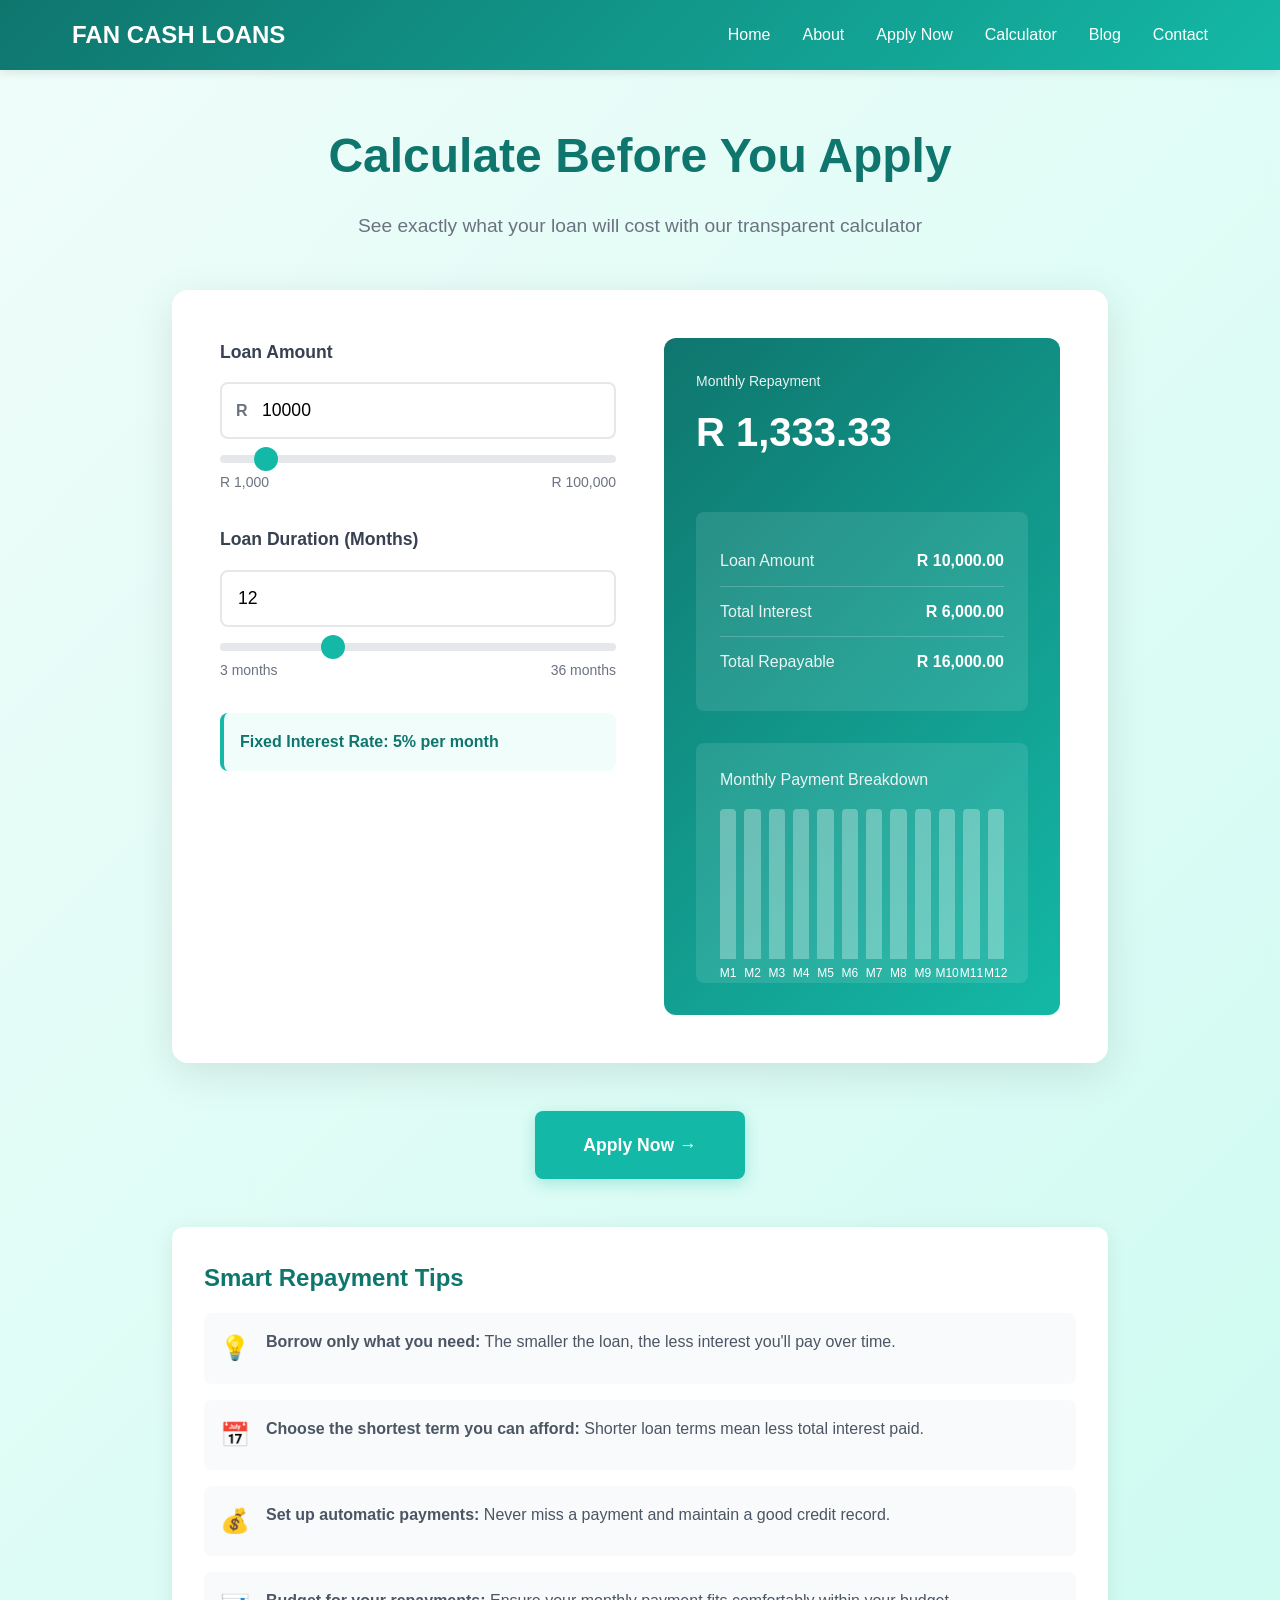
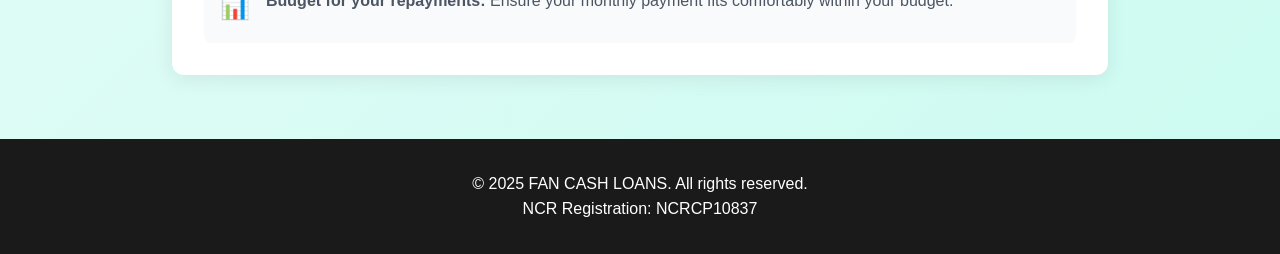
<file: calculator.html>
<!DOCTYPE html>
<html lang="en">
<head>
    <meta charset="UTF-8">
    <meta name="viewport" content="width=device-width, initial-scale=1.0">
    <title>Loan Calculator - FAN CASH LOANS</title>
    <style>
        * {
            margin: 0;
            padding: 0;
            box-sizing: border-box;
        }

        body {
            font-family: -apple-system, BlinkMacSystemFont, 'Segoe UI', Roboto, Oxygen, Ubuntu, Cantarell, sans-serif;
            line-height: 1.6;
            color: #1a1a1a;
            background: linear-gradient(135deg, #f0fdfa 0%, #ccfbf1 100%);
            min-height: 100vh;
        }

        /* Header */
        header {
            background: linear-gradient(135deg, #0f766e 0%, #14b8a6 100%);
            color: white;
            padding: 1rem 0;
            position: sticky;
            top: 0;
            z-index: 1000;
            box-shadow: 0 2px 10px rgba(0,0,0,0.1);
        }

        nav {
            max-width: 1200px;
            margin: 0 auto;
            padding: 0 2rem;
            display: flex;
            justify-content: space-between;
            align-items: center;
        }

        .logo {
            font-size: 1.5rem;
            font-weight: bold;
        }

        .nav-links {
            display: flex;
            gap: 2rem;
            list-style: none;
        }

        .nav-links a {
            color: white;
            text-decoration: none;
            transition: opacity 0.3s;
        }

        .nav-links a:hover {
            opacity: 0.8;
        }

        /* Main Container */
        .container {
            max-width: 1000px;
            margin: 3rem auto;
            padding: 0 2rem;
        }

        .page-title {
            text-align: center;
            color: #0f766e;
            font-size: 3rem;
            margin-bottom: 1rem;
            animation: fadeInUp 0.6s ease;
        }

        .page-subtitle {
            text-align: center;
            color: #6b7280;
            font-size: 1.2rem;
            margin-bottom: 3rem;
            animation: fadeInUp 0.6s ease 0.2s backwards;
        }

        /* Calculator Card */
        .calculator-card {
            background: white;
            padding: 3rem;
            border-radius: 16px;
            box-shadow: 0 10px 40px rgba(0,0,0,0.1);
            animation: fadeInUp 0.6s ease 0.4s backwards;
        }

        .calculator-grid {
            display: grid;
            grid-template-columns: 1fr 1fr;
            gap: 3rem;
        }

        /* Input Section */
        .input-section {
            display: flex;
            flex-direction: column;
            gap: 2rem;
        }

        .input-group {
            display: flex;
            flex-direction: column;
            gap: 1rem;
        }

        .input-group label {
            font-weight: 600;
            color: #374151;
            font-size: 1.1rem;
        }

        .input-with-currency {
            position: relative;
        }

        .currency-symbol {
            position: absolute;
            left: 1rem;
            top: 50%;
            transform: translateY(-50%);
            color: #6b7280;
            font-weight: 600;
        }

        .input-group input[type="number"] {
            width: 100%;
            padding: 1rem 1rem 1rem 2.5rem;
            border: 2px solid #e5e7eb;
            border-radius: 8px;
            font-size: 1.1rem;
            transition: all 0.3s;
        }

        .input-group input[type="number"]:focus {
            outline: none;
            border-color: #14b8a6;
            box-shadow: 0 0 0 3px rgba(20, 184, 166, 0.1);
        }

        .slider-container {
            display: flex;
            flex-direction: column;
            gap: 0.5rem;
        }

        .slider-value {
            display: flex;
            justify-content: space-between;
            color: #6b7280;
            font-size: 0.875rem;
        }

        input[type="range"] {
            width: 100%;
            height: 8px;
            border-radius: 5px;
            background: #e5e7eb;
            outline: none;
            -webkit-appearance: none;
        }

        input[type="range"]::-webkit-slider-thumb {
            -webkit-appearance: none;
            appearance: none;
            width: 24px;
            height: 24px;
            border-radius: 50%;
            background: #14b8a6;
            cursor: pointer;
            transition: all 0.3s;
        }

        input[type="range"]::-webkit-slider-thumb:hover {
            background: #0f766e;
            transform: scale(1.2);
        }

        input[type="range"]::-moz-range-thumb {
            width: 24px;
            height: 24px;
            border-radius: 50%;
            background: #14b8a6;
            cursor: pointer;
            border: none;
            transition: all 0.3s;
        }

        .interest-info {
            background: #f0fdfa;
            padding: 1rem;
            border-radius: 8px;
            border-left: 4px solid #14b8a6;
        }

        .interest-info p {
            color: #0f766e;
            font-weight: 600;
        }

        /* Results Section */
        .results-section {
            background: linear-gradient(135deg, #0f766e 0%, #14b8a6 100%);
            color: white;
            padding: 2rem;
            border-radius: 12px;
            display: flex;
            flex-direction: column;
            justify-content: center;
        }

        .result-item {
            margin-bottom: 2rem;
            animation: slideIn 0.5s ease;
        }

        .result-label {
            font-size: 0.875rem;
            opacity: 0.9;
            margin-bottom: 0.5rem;
        }

        .result-value {
            font-size: 2.5rem;
            font-weight: bold;
            animation: countUp 1s ease;
        }

        .result-breakdown {
            background: rgba(255, 255, 255, 0.1);
            padding: 1.5rem;
            border-radius: 8px;
            margin-top: 1rem;
        }

        .breakdown-item {
            display: flex;
            justify-content: space-between;
            padding: 0.75rem 0;
            border-bottom: 1px solid rgba(255, 255, 255, 0.2);
        }

        .breakdown-item:last-child {
            border-bottom: none;
        }

        .breakdown-label {
            opacity: 0.9;
        }

        .breakdown-value {
            font-weight: 600;
        }

        /* Chart */
        .chart-container {
            margin-top: 2rem;
            background: rgba(255, 255, 255, 0.1);
            padding: 1.5rem;
            border-radius: 8px;
        }

        .chart-title {
            font-size: 1rem;
            margin-bottom: 1rem;
            opacity: 0.9;
        }

        .chart-bars {
            display: flex;
            align-items: flex-end;
            height: 150px;
            gap: 0.5rem;
        }

        .chart-bar {
            flex: 1;
            background: rgba(255, 255, 255, 0.3);
            border-radius: 4px 4px 0 0;
            position: relative;
            transition: all 0.3s;
            animation: growBar 1s ease;
        }

        .chart-bar:hover {
            background: rgba(255, 255, 255, 0.5);
        }

        .chart-bar-label {
            position: absolute;
            bottom: -25px;
            left: 50%;
            transform: translateX(-50%);
            font-size: 0.75rem;
            white-space: nowrap;
        }

        @keyframes growBar {
            from {
                height: 0;
            }
        }

        /* CTA Button */
        .cta-section {
            text-align: center;
            margin-top: 3rem;
        }

        .cta-button {
            display: inline-block;
            background: #14b8a6;
            color: white;
            padding: 1.25rem 3rem;
            border-radius: 8px;
            text-decoration: none;
            font-weight: bold;
            font-size: 1.1rem;
            transition: all 0.3s;
            box-shadow: 0 4px 15px rgba(20, 184, 166, 0.3);
        }

        .cta-button:hover {
            background: #0f766e;
            transform: translateY(-2px);
            box-shadow: 0 6px 20px rgba(20, 184, 166, 0.4);
        }

        /* Tips Section */
        .tips-section {
            margin-top: 3rem;
            background: white;
            padding: 2rem;
            border-radius: 12px;
            box-shadow: 0 4px 20px rgba(0,0,0,0.08);
        }

        .tips-section h3 {
            color: #0f766e;
            font-size: 1.5rem;
            margin-bottom: 1rem;
        }

        .tips-list {
            display: flex;
            flex-direction: column;
            gap: 1rem;
        }

        .tip-item {
            display: flex;
            gap: 1rem;
            padding: 1rem;
            background: #f9fafb;
            border-radius: 8px;
            transition: transform 0.3s;
        }

        .tip-item:hover {
            transform: translateX(5px);
        }

        .tip-icon {
            font-size: 1.5rem;
            flex-shrink: 0;
        }

        .tip-text {
            color: #4b5563;
        }

        /* Footer */
        footer {
            background: #1a1a1a;
            color: white;
            padding: 2rem;
            text-align: center;
            margin-top: 4rem;
        }

        /* Animations */
        @keyframes fadeInUp {
            from {
                opacity: 0;
                transform: translateY(30px);
            }
            to {
                opacity: 1;
                transform: translateY(0);
            }
        }

        @keyframes slideIn {
            from {
                opacity: 0;
                transform: translateX(-20px);
            }
            to {
                opacity: 1;
                transform: translateX(0);
            }
        }

        @keyframes countUp {
            from {
                opacity: 0;
                transform: scale(0.5);
            }
            to {
                opacity: 1;
                transform: scale(1);
            }
        }

        /* Responsive */
        @media (max-width: 768px) {
            .nav-links {
                display: none;
            }

            .page-title {
                font-size: 2rem;
            }

            .calculator-grid {
                grid-template-columns: 1fr;
            }

            .calculator-card {
                padding: 1.5rem;
            }

            .result-value {
                font-size: 2rem;
            }
        }
    </style>
</head>
<body>
    <header>
        <nav>
            <div class="logo">FAN CASH LOANS</div>
            <ul class="nav-links">
                <li><a href="index.html">Home</a></li>
                <li><a href="about.html">About</a></li>
                <li><a href="apply.html">Apply Now</a></li>
                <li><a href="calculator.html">Calculator</a></li>
                <li><a href="blog.html">Blog</a></li>
                <li><a href="contact.html">Contact</a></li>
            </ul>
        </nav>
    </header>

    <div class="container">
        <h1 class="page-title">Calculate Before You Apply</h1>
        <p class="page-subtitle">See exactly what your loan will cost with our transparent calculator</p>

        <div class="calculator-card">
            <div class="calculator-grid">
                <!-- Input Section -->
                <div class="input-section">
                    <div class="input-group">
                        <label for="loanAmount">Loan Amount</label>
                        <div class="input-with-currency">
                            <span class="currency-symbol">R</span>
                            <input type="number" id="loanAmount" value="10000" min="1000" max="100000" step="1000">
                        </div>
                        <div class="slider-container">
                            <input type="range" id="loanAmountSlider" min="1000" max="100000" step="1000" value="10000">
                            <div class="slider-value">
                                <span>R 1,000</span>
                                <span>R 100,000</span>
                            </div>
                        </div>
                    </div>

                    <div class="input-group">
                        <label for="loanDuration">Loan Duration (Months)</label>
                        <div class="input-with-currency">
                            <input type="number" id="loanDuration" value="12" min="3" max="36" step="1" style="padding-left: 1rem;">
                        </div>
                        <div class="slider-container">
                            <input type="range" id="loanDurationSlider" min="3" max="36" step="1" value="12">
                            <div class="slider-value">
                                <span>3 months</span>
                                <span>36 months</span>
                            </div>
                        </div>
                    </div>

                    <div class="interest-info">
                        <p>Fixed Interest Rate: 5% per month</p>
                    </div>
                </div>

                <!-- Results Section -->
                <div class="results-section">
                    <div class="result-item">
                        <div class="result-label">Monthly Repayment</div>
                        <div class="result-value" id="monthlyPayment">R 0</div>
                    </div>

                    <div class="result-breakdown">
                        <div class="breakdown-item">
                            <span class="breakdown-label">Loan Amount</span>
                            <span class="breakdown-value" id="breakdownLoan">R 0</span>
                        </div>
                        <div class="breakdown-item">
                            <span class="breakdown-label">Total Interest</span>
                            <span class="breakdown-value" id="breakdownInterest">R 0</span>
                        </div>
                        <div class="breakdown-item">
                            <span class="breakdown-label">Total Repayable</span>
                            <span class="breakdown-value" id="breakdownTotal">R 0</span>
                        </div>
                    </div>

                    <div class="chart-container">
                        <div class="chart-title">Monthly Payment Breakdown</div>
                        <div class="chart-bars" id="chartBars"></div>
                    </div>
                </div>
            </div>
        </div>

        <div class="cta-section">
            <a href="apply.html" class="cta-button">Apply Now →</a>
        </div>

        <div class="tips-section">
            <h3>Smart Repayment Tips</h3>
            <div class="tips-list">
                <div class="tip-item">
                    <div class="tip-icon">💡</div>
                    <div class="tip-text">
                        <strong>Borrow only what you need:</strong> The smaller the loan, the less interest you'll pay over time.
                    </div>
                </div>
                <div class="tip-item">
                    <div class="tip-icon">📅</div>
                    <div class="tip-text">
                        <strong>Choose the shortest term you can afford:</strong> Shorter loan terms mean less total interest paid.
                    </div>
                </div>
                <div class="tip-item">
                    <div class="tip-icon">💰</div>
                    <div class="tip-text">
                        <strong>Set up automatic payments:</strong> Never miss a payment and maintain a good credit record.
                    </div>
                </div>
                <div class="tip-item">
                    <div class="tip-icon">📊</div>
                    <div class="tip-text">
                        <strong>Budget for your repayments:</strong> Ensure your monthly payment fits comfortably within your budget.
                    </div>
                </div>
            </div>
        </div>
    </div>

    <footer>
        <p>&copy; 2025 FAN CASH LOANS. All rights reserved.</p>
        <p>NCR Registration: NCRCP10837</p>
    </footer>

    <script>
        const loanAmountInput = document.getElementById('loanAmount');
        const loanAmountSlider = document.getElementById('loanAmountSlider');
        const loanDurationInput = document.getElementById('loanDuration');
        const loanDurationSlider = document.getElementById('loanDurationSlider');

        const monthlyPaymentEl = document.getElementById('monthlyPayment');
        const breakdownLoanEl = document.getElementById('breakdownLoan');
        const breakdownInterestEl = document.getElementById('breakdownInterest');
        const breakdownTotalEl = document.getElementById('breakdownTotal');
        const chartBarsEl = document.getElementById('chartBars');

        const MONTHLY_INTEREST_RATE = 0.05;

        // Sync inputs and sliders
        loanAmountInput.addEventListener('input', (e) => {
            loanAmountSlider.value = e.target.value;
            calculate();
        });

        loanAmountSlider.addEventListener('input', (e) => {
            loanAmountInput.value = e.target.value;
            calculate();
        });

        loanDurationInput.addEventListener('input', (e) => {
            loanDurationSlider.value = e.target.value;
            calculate();
        });

        loanDurationSlider.addEventListener('input', (e) => {
            loanDurationInput.value = e.target.value;
            calculate();
        });

        function formatCurrency(amount) {
            return 'R ' + amount.toFixed(2).replace(/\B(?=(\d{3})+(?!\d))/g, ',');
        }

        function calculate() {
            const loanAmount = parseFloat(loanAmountInput.value);
            const duration = parseInt(loanDurationInput.value);

            // Calculate total interest and repayment
            const totalInterest = loanAmount * MONTHLY_INTEREST_RATE * duration;
            const totalRepayable = loanAmount + totalInterest;
            const monthlyPayment = totalRepayable / duration;

            // Update display
            monthlyPaymentEl.textContent = formatCurrency(monthlyPayment);
            breakdownLoanEl.textContent = formatCurrency(loanAmount);
            breakdownInterestEl.textContent = formatCurrency(totalInterest);
            breakdownTotalEl.textContent = formatCurrency(totalRepayable);

            // Update chart
            updateChart(duration, monthlyPayment);
        }

        function updateChart(duration, monthlyPayment) {
            chartBarsEl.innerHTML = '';
            const maxBars = Math.min(duration, 12); // Show max 12 bars
            const step = Math.ceil(duration / maxBars);

            for (let i = 0; i < maxBars; i++) {
                const month = (i + 1) * step;
                const bar = document.createElement('div');
                bar.className = 'chart-bar';
                bar.style.height = '100%';
                
                const label = document.createElement('div');
                label.className = 'chart-bar-label';
                label.textContent = `M${month}`;
                
                bar.appendChild(label);
                chartBarsEl.appendChild(bar);
            }
        }

        // Initial calculation
        calculate();
    </script>
</body>
</html>
</file>
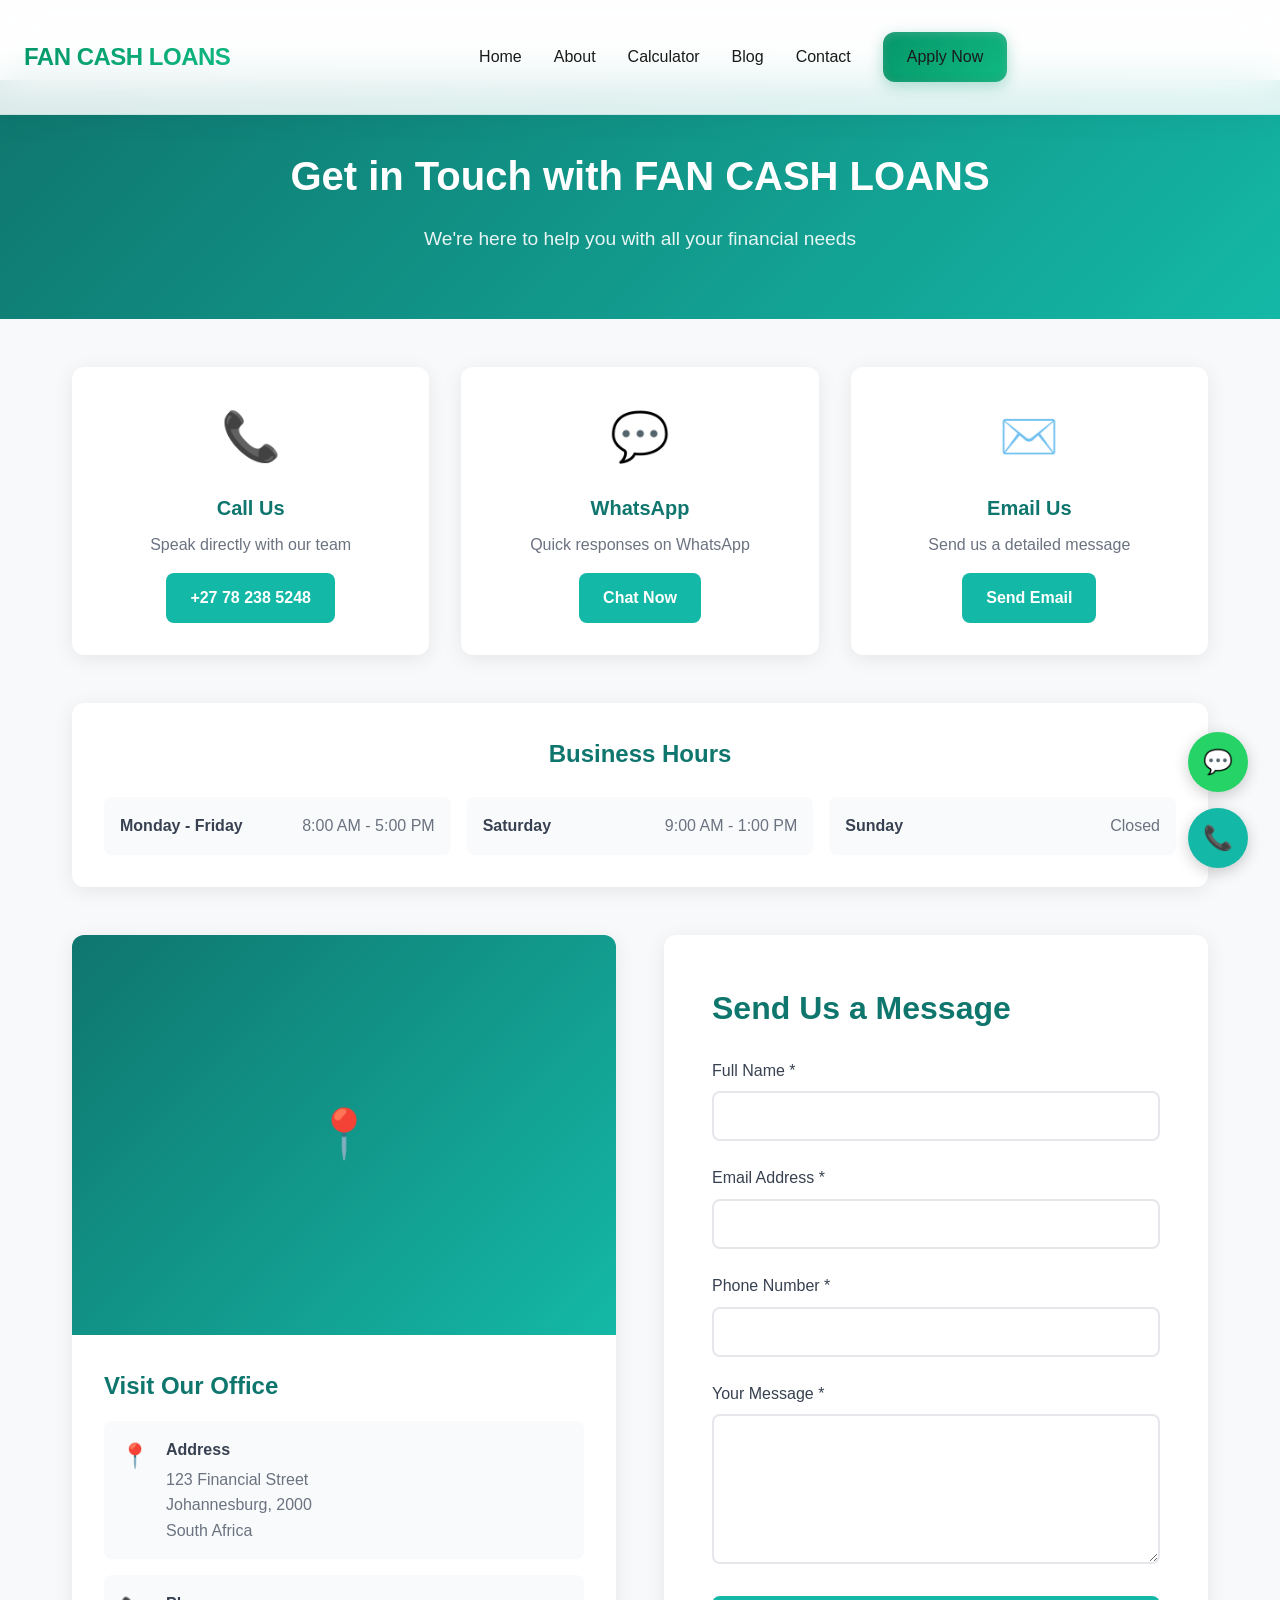
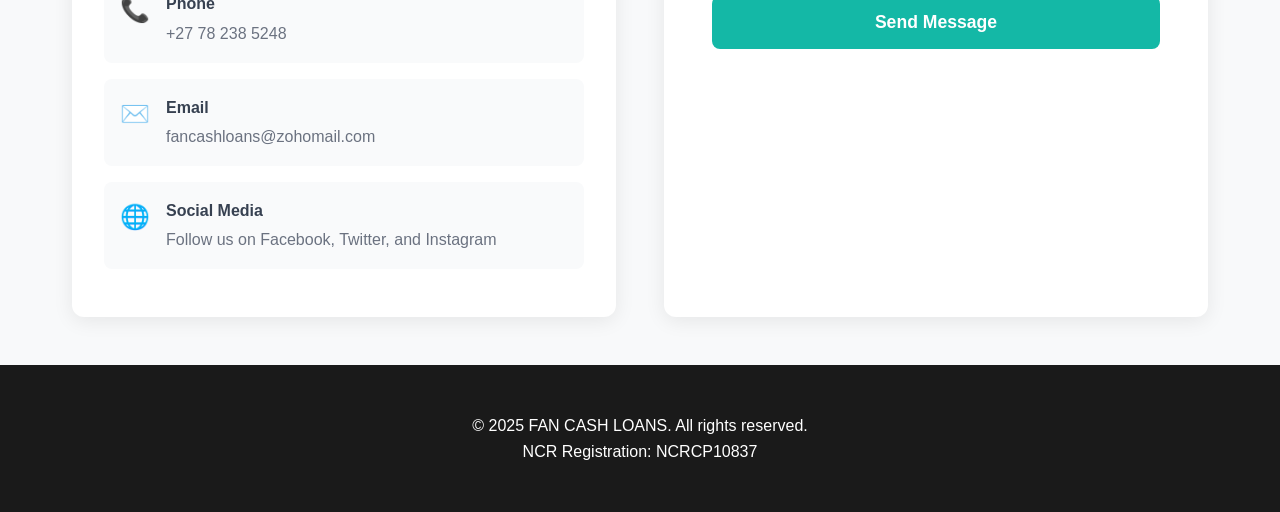
<file: contact.html>
<!DOCTYPE html>
<html lang="en">
<head>
    <meta charset="UTF-8">
    <meta name="viewport" content="width=device-width, initial-scale=1.0">
    <title>Contact Us - FAN CASH LOANS</title>
    <style>
        :root {
            --primary: #059669;
            --primary-light: #10b981;
            --primary-dark: #047857;
            --secondary: #0d9488;
            --accent: #14b8a6;
            --background: #ffffff;
            --foreground: #1a1a1a;
            --muted: #f3f4f6;
        }

        * {
            margin: 0;
            padding: 0;
            box-sizing: border-box;
        }

        body {
            font-family: -apple-system, BlinkMacSystemFont, 'Segoe UI', Roboto, Oxygen, Ubuntu, Cantarell, sans-serif;
            line-height: 1.6;
            color: var(--foreground);
            background: #f8f9fa;
            padding-top: 80px;
        }

        /* Enhanced header with glassmorphism */
        .header {
            position: fixed;
            top: 0;
            left: 0;
            right: 0;
            background: rgba(255, 255, 255, 0.85);
            backdrop-filter: blur(20px);
            -webkit-backdrop-filter: blur(20px);
            border-bottom: 1px solid rgba(5, 150, 105, 0.1);
            z-index: 1000;
            transition: all 0.4s cubic-bezier(0.4, 0, 0.2, 1);
            box-shadow: 0 4px 30px rgba(0, 0, 0, 0.05);
        }

        .header.scrolled {
            background: rgba(255, 255, 255, 0.95);
            box-shadow: 0 8px 32px rgba(0, 0, 0, 0.1);
            border-bottom: 1px solid rgba(5, 150, 105, 0.2);
        }

        .header-container {
            max-width: 1280px;
            margin: 0 auto;
            padding: 1rem 1.5rem;
            display: flex;
            justify-content: space-between;
            align-items: center;
        }

        .logo {
            font-size: 1.5rem;
            font-weight: 900;
            background: linear-gradient(135deg, var(--primary), var(--primary-light));
            -webkit-background-clip: text;
            -webkit-text-fill-color: transparent;
            background-clip: text;
            text-decoration: none;
            letter-spacing: -0.5px;
            transition: all 0.3s ease;
        }

        .logo:hover {
            transform: scale(1.05);
            filter: brightness(1.2);
        }

        .nav {
            display: flex;
            gap: 2rem;
            align-items: center;
        }

        .nav a {
            color: var(--foreground);
            text-decoration: none;
            font-weight: 500;
            transition: all 0.3s ease;
            position: relative;
        }

        .nav a::after {
            content: '';
            position: absolute;
            bottom: -5px;
            left: 0;
            width: 0;
            height: 2px;
            background: linear-gradient(90deg, var(--primary), var(--primary-light));
            transition: width 0.3s ease;
        }

        .nav a:hover {
            color: var(--primary);
        }

        .nav a:hover::after {
            width: 100%;
        }

        .btn-primary {
            padding: 0.75rem 1.5rem;
            border-radius: 12px;
            font-weight: 600;
            text-decoration: none;
            background: linear-gradient(135deg, var(--primary) 0%, var(--primary-light) 100%);
            color: white;
            box-shadow: 0 4px 15px rgba(5, 150, 105, 0.3),
                        inset 0 -2px 10px rgba(0, 0, 0, 0.1),
                        inset 0 2px 10px rgba(255, 255, 255, 0.2);
            transition: all 0.3s cubic-bezier(0.4, 0, 0.2, 1);
            position: relative;
            overflow: hidden;
        }

        .btn-primary::before {
            content: '';
            position: absolute;
            top: 0;
            left: -100%;
            width: 100%;
            height: 100%;
            background: linear-gradient(90deg, transparent, rgba(255,255,255,0.3), transparent);
            transition: left 0.5s;
        }

        .btn-primary:hover::before {
            left: 100%;
        }

        .btn-primary:hover {
            transform: translateY(-2px) scale(1.02);
            box-shadow: 0 8px 25px rgba(5, 150, 105, 0.4),
                        inset 0 -2px 10px rgba(0, 0, 0, 0.15),
                        inset 0 2px 10px rgba(255, 255, 255, 0.3);
        }

        .mobile-menu-btn {
            display: none;
            background: none;
            border: none;
            font-size: 1.5rem;
            cursor: pointer;
            color: var(--foreground);
        }

        /* Header */
        header {
            background: linear-gradient(135deg, #0f766e 0%, #14b8a6 100%);
            color: white;
            padding: 1rem 0;
            position: sticky;
            top: 0;
            z-index: 1000;
            box-shadow: 0 2px 10px rgba(0,0,0,0.1);
        }

        nav {
            max-width: 1200px;
            margin: 0 auto;
            padding: 0 2rem;
            display: flex;
            justify-content: space-between;
            align-items: center;
        }

        .logo {
            font-size: 1.5rem;
            font-weight: bold;
        }

        .nav-links {
            display: flex;
            gap: 2rem;
            list-style: none;
        }

        .nav-links a {
            color: white;
            text-decoration: none;
            transition: opacity 0.3s;
        }

        .nav-links a:hover {
            opacity: 0.8;
        }

        /* Hero Section */
        .hero {
            background: linear-gradient(135deg, #0f766e 0%, #14b8a6 100%);
            color: white;
            padding: 4rem 2rem;
            text-align: center;
        }

        .hero h1 {
            font-size: 2.5rem;
            margin-bottom: 1rem;
        }

        .hero p {
            font-size: 1.2rem;
            opacity: 0.9;
        }

        /* Container */
        .container {
            max-width: 1200px;
            margin: 3rem auto;
            padding: 0 2rem;
        }

        /* Contact Grid */
        .contact-grid {
            display: grid;
            grid-template-columns: 1fr 1fr;
            gap: 3rem;
            margin-bottom: 3rem;
        }

        /* Map Section */
        .map-section {
            background: white;
            border-radius: 12px;
            overflow: hidden;
            box-shadow: 0 4px 20px rgba(0,0,0,0.08);
        }

        .map-container {
            width: 100%;
            height: 400px;
            background: linear-gradient(135deg, #0f766e 0%, #14b8a6 100%);
            display: flex;
            align-items: center;
            justify-content: center;
            color: white;
            font-size: 3rem;
        }

        .map-info {
            padding: 2rem;
        }

        .map-info h3 {
            color: #0f766e;
            font-size: 1.5rem;
            margin-bottom: 1rem;
        }

        .info-item {
            display: flex;
            align-items: flex-start;
            gap: 1rem;
            margin-bottom: 1rem;
            padding: 1rem;
            background: #f9fafb;
            border-radius: 8px;
        }

        .info-icon {
            font-size: 1.5rem;
            flex-shrink: 0;
        }

        .info-content h4 {
            color: #374151;
            margin-bottom: 0.25rem;
        }

        .info-content p {
            color: #6b7280;
        }

        /* Form Section */
        .form-section {
            background: white;
            padding: 3rem;
            border-radius: 12px;
            box-shadow: 0 4px 20px rgba(0,0,0,0.08);
        }

        .form-section h2 {
            color: #0f766e;
            font-size: 2rem;
            margin-bottom: 1.5rem;
        }

        .form-group {
            margin-bottom: 1.5rem;
        }

        .form-group label {
            display: block;
            margin-bottom: 0.5rem;
            color: #374151;
            font-weight: 500;
        }

        .form-group input,
        .form-group textarea {
            width: 100%;
            padding: 0.875rem;
            border: 2px solid #e5e7eb;
            border-radius: 8px;
            font-size: 1rem;
            transition: all 0.3s;
        }

        .form-group input:focus,
        .form-group textarea:focus {
            outline: none;
            border-color: #14b8a6;
            box-shadow: 0 0 0 3px rgba(20, 184, 166, 0.1);
        }

        .form-group textarea {
            resize: vertical;
            min-height: 150px;
        }

        .submit-btn {
            width: 100%;
            padding: 1rem;
            background: #14b8a6;
            color: white;
            border: none;
            border-radius: 8px;
            font-size: 1.1rem;
            font-weight: 600;
            cursor: pointer;
            transition: all 0.3s;
        }

        .submit-btn:hover {
            background: #0f766e;
            transform: translateY(-2px);
            box-shadow: 0 4px 12px rgba(20, 184, 166, 0.3);
        }

        .success-message {
            display: none;
            background: #d1fae5;
            color: #065f46;
            padding: 1rem;
            border-radius: 8px;
            margin-bottom: 1rem;
            text-align: center;
            animation: slideDown 0.3s ease;
        }

        .success-message.show {
            display: block;
        }

        @keyframes slideDown {
            from {
                opacity: 0;
                transform: translateY(-10px);
            }
            to {
                opacity: 1;
                transform: translateY(0);
            }
        }

        /* Quick Contact Cards */
        .quick-contact {
            display: grid;
            grid-template-columns: repeat(auto-fit, minmax(250px, 1fr));
            gap: 2rem;
            margin-bottom: 3rem;
        }

        .contact-card {
            background: white;
            padding: 2rem;
            border-radius: 12px;
            text-align: center;
            box-shadow: 0 4px 20px rgba(0,0,0,0.08);
            transition: all 0.3s;
        }

        .contact-card:hover {
            transform: translateY(-5px);
            box-shadow: 0 10px 30px rgba(0,0,0,0.15);
        }

        .contact-card-icon {
            font-size: 3rem;
            margin-bottom: 1rem;
        }

        .contact-card h3 {
            color: #0f766e;
            font-size: 1.25rem;
            margin-bottom: 0.5rem;
        }

        .contact-card p {
            color: #6b7280;
            margin-bottom: 1rem;
        }

        .contact-card a {
            display: inline-block;
            background: #14b8a6;
            color: white;
            padding: 0.75rem 1.5rem;
            border-radius: 8px;
            text-decoration: none;
            font-weight: 600;
            transition: all 0.3s;
        }

        .contact-card a:hover {
            background: #0f766e;
            transform: scale(1.05);
        }

        /* Business Hours */
        .business-hours {
            background: white;
            padding: 2rem;
            border-radius: 12px;
            box-shadow: 0 4px 20px rgba(0,0,0,0.08);
            margin-bottom: 3rem;
        }

        .business-hours h3 {
            color: #0f766e;
            font-size: 1.5rem;
            margin-bottom: 1.5rem;
            text-align: center;
        }

        .hours-grid {
            display: grid;
            grid-template-columns: repeat(auto-fit, minmax(200px, 1fr));
            gap: 1rem;
        }

        .hours-item {
            display: flex;
            justify-content: space-between;
            padding: 1rem;
            background: #f9fafb;
            border-radius: 8px;
        }

        .hours-day {
            font-weight: 600;
            color: #374151;
        }

        .hours-time {
            color: #6b7280;
        }

        /* Floating Action Buttons */
        .floating-actions {
            position: fixed;
            bottom: 2rem;
            right: 2rem;
            display: flex;
            flex-direction: column;
            gap: 1rem;
            z-index: 999;
        }

        .floating-btn {
            width: 60px;
            height: 60px;
            border-radius: 50%;
            display: flex;
            align-items: center;
            justify-content: center;
            font-size: 1.5rem;
            color: white;
            text-decoration: none;
            box-shadow: 0 4px 15px rgba(0,0,0,0.2);
            transition: all 0.3s;
        }

        .floating-btn:hover {
            transform: scale(1.1);
            box-shadow: 0 6px 20px rgba(0,0,0,0.3);
        }

        .whatsapp-btn {
            background: #25D366;
        }

        .phone-btn {
            background: #14b8a6;
        }

        /* Footer */
        footer {
            background: #1a1a1a;
            color: white;
            padding: 3rem 2rem;
            text-align: center;
        }

        /* Responsive */
        @media (max-width: 768px) {
            .nav {
                display: none;
            }

            .hero h1 {
                font-size: 2rem;
            }

            .contact-grid {
                grid-template-columns: 1fr;
            }

            .form-section {
                padding: 1.5rem;
            }

            .floating-actions {
                bottom: 1rem;
                right: 1rem;
            }

            .floating-btn {
                width: 50px;
                height: 50px;
                font-size: 1.25rem;
            }
        }
    </style>
</head>
<body>
    <header class="header" id="header">
        <div class="header-container">
            <a href="index.html" class="logo">FAN CASH LOANS</a>
            <nav class="nav">
                <a href="index.html">Home</a>
                <a href="about.html">About</a>
                <a href="calculator.html">Calculator</a>
                <a href="blog.html">Blog</a>
                <a href="contact.html">Contact</a>
                <a href="apply.html" class="btn-primary">Apply Now</a>
            </nav>
            <button class="mobile-menu-btn">☰</button>
        </div>
    </header>

    <section class="hero">
        <h1>Get in Touch with FAN CASH LOANS</h1>
        <p>We're here to help you with all your financial needs</p>
    </section>

    <div class="container">
        <!-- Quick Contact Cards -->
        <div class="quick-contact">
            <div class="contact-card">
                <div class="contact-card-icon">📞</div>
                <h3>Call Us</h3>
                <p>Speak directly with our team</p>
                <a href="tel:+27782385248">+27 78 238 5248</a>
            </div>
            <div class="contact-card">
                <div class="contact-card-icon">💬</div>
                <h3>WhatsApp</h3>
                <p>Quick responses on WhatsApp</p>
                <a href="https://wa.me/27782385248" target="_blank">Chat Now</a>
            </div>
            <div class="contact-card">
                <div class="contact-card-icon">✉️</div>
                <h3>Email Us</h3>
                <p>Send us a detailed message</p>
                <a href="mailto:fancashloans@zohomail.com">Send Email</a>
            </div>
        </div>

        <!-- Business Hours -->
        <div class="business-hours">
            <h3>Business Hours</h3>
            <div class="hours-grid">
                <div class="hours-item">
                    <span class="hours-day">Monday - Friday</span>
                    <span class="hours-time">8:00 AM - 5:00 PM</span>
                </div>
                <div class="hours-item">
                    <span class="hours-day">Saturday</span>
                    <span class="hours-time">9:00 AM - 1:00 PM</span>
                </div>
                <div class="hours-item">
                    <span class="hours-day">Sunday</span>
                    <span class="hours-time">Closed</span>
                </div>
            </div>
        </div>

        <!-- Contact Grid -->
        <div class="contact-grid">
            <!-- Map Section -->
            <div class="map-section">
                <div class="map-container">
                    📍
                </div>
                <div class="map-info">
                    <h3>Visit Our Office</h3>
                    <div class="info-item">
                        <div class="info-icon">📍</div>
                        <div class="info-content">
                            <h4>Address</h4>
                            <p>123 Financial Street<br>Johannesburg, 2000<br>South Africa</p>
                        </div>
                    </div>
                    <div class="info-item">
                        <div class="info-icon">📞</div>
                        <div class="info-content">
                            <h4>Phone</h4>
                            <p>+27 78 238 5248</p>
                        </div>
                    </div>
                    <div class="info-item">
                        <div class="info-icon">✉️</div>
                        <div class="info-content">
                            <h4>Email</h4>
                            <p>fancashloans@zohomail.com</p>
                        </div>
                    </div>
                    <div class="info-item">
                        <div class="info-icon">🌐</div>
                        <div class="info-content">
                            <h4>Social Media</h4>
                            <p>Follow us on Facebook, Twitter, and Instagram</p>
                        </div>
                    </div>
                </div>
            </div>

            <!-- Form Section -->
            <div class="form-section">
                <h2>Send Us a Message</h2>
                <div class="success-message" id="successMessage">
                    ✓ Message sent successfully! We'll get back to you soon.
                </div>
                <form id="contactForm">
                    <div class="form-group">
                        <label for="name">Full Name *</label>
                        <input type="text" id="name" name="name" required>
                    </div>
                    <div class="form-group">
                        <label for="email">Email Address *</label>
                        <input type="email" id="email" name="email" required>
                    </div>
                    <div class="form-group">
                        <label for="phone">Phone Number *</label>
                        <input type="tel" id="phone" name="phone" required>
                    </div>
                    <div class="form-group">
                        <label for="message">Your Message *</label>
                        <textarea id="message" name="message" required></textarea>
                    </div>
                    <button type="submit" class="submit-btn">Send Message</button>
                </form>
            </div>
        </div>
    </div>

    <!-- Floating Action Buttons -->
    <div class="floating-actions">
        <a href="https://wa.me/27782385248" class="floating-btn whatsapp-btn" target="_blank" title="WhatsApp">
            💬
        </a>
        <a href="tel:+27782385248" class="floating-btn phone-btn" title="Call Us">
            📞
        </a>
    </div>

    <footer>
        <p>&copy; 2025 FAN CASH LOANS. All rights reserved.</p>
        <p>NCR Registration: NCRCP10837</p>
    </footer>

    <script>
        // Contact Form Submission
        document.getElementById('contactForm').addEventListener('submit', function(e) {
            e.preventDefault();

            // Get form data
            const formData = {
                name: document.getElementById('name').value,
                email: document.getElementById('email').value,
                phone: document.getElementById('phone').value,
                message: document.getElementById('message').value
            };

            // In a real application, this would send data to a server
            console.log('Form Data:', formData);

            // Show success message
            const successMessage = document.getElementById('successMessage');
            successMessage.classList.add('show');

            // Reset form
            this.reset();

            // Hide success message after 5 seconds
            setTimeout(() => {
                successMessage.classList.remove('show');
            }, 5000);
        });

        // Add glow effect to active input
        document.querySelectorAll('input, textarea').forEach(input => {
            input.addEventListener('focus', function() {
                this.style.borderColor = '#14b8a6';
            });

            input.addEventListener('blur', function() {
                if (!this.value) {
                    this.style.borderColor = '#e5e7eb';
                }
            });
        });

        // Scroll effect for header
        window.addEventListener('scroll', () => {
            const header = document.getElementById('header');
            if (window.scrollY > 50) {
                header.classList.add('scrolled');
            } else {
                header.classList.remove('scrolled');
            }
        });

          // Mobile menu toggle
        document.querySelector('.mobile-menu-btn').addEventListener('click', function() {
            const nav = document.querySelector('.nav');
            nav.style.display = nav.style.display === 'flex' ? 'none' : 'flex';
        });

        window.addEventListener('scroll', function() {
            const scrolled = window.pageYOffset;
            const parallaxElements = document.querySelectorAll('.hero-orb');
            
            parallaxElements.forEach((element, index) => {
                const speed = 0.5 + (index * 0.2);
                element.style.transform = `translateY(${scrolled * speed}px)`;
            });
        });
    </script>
</body>
</html>
</file>
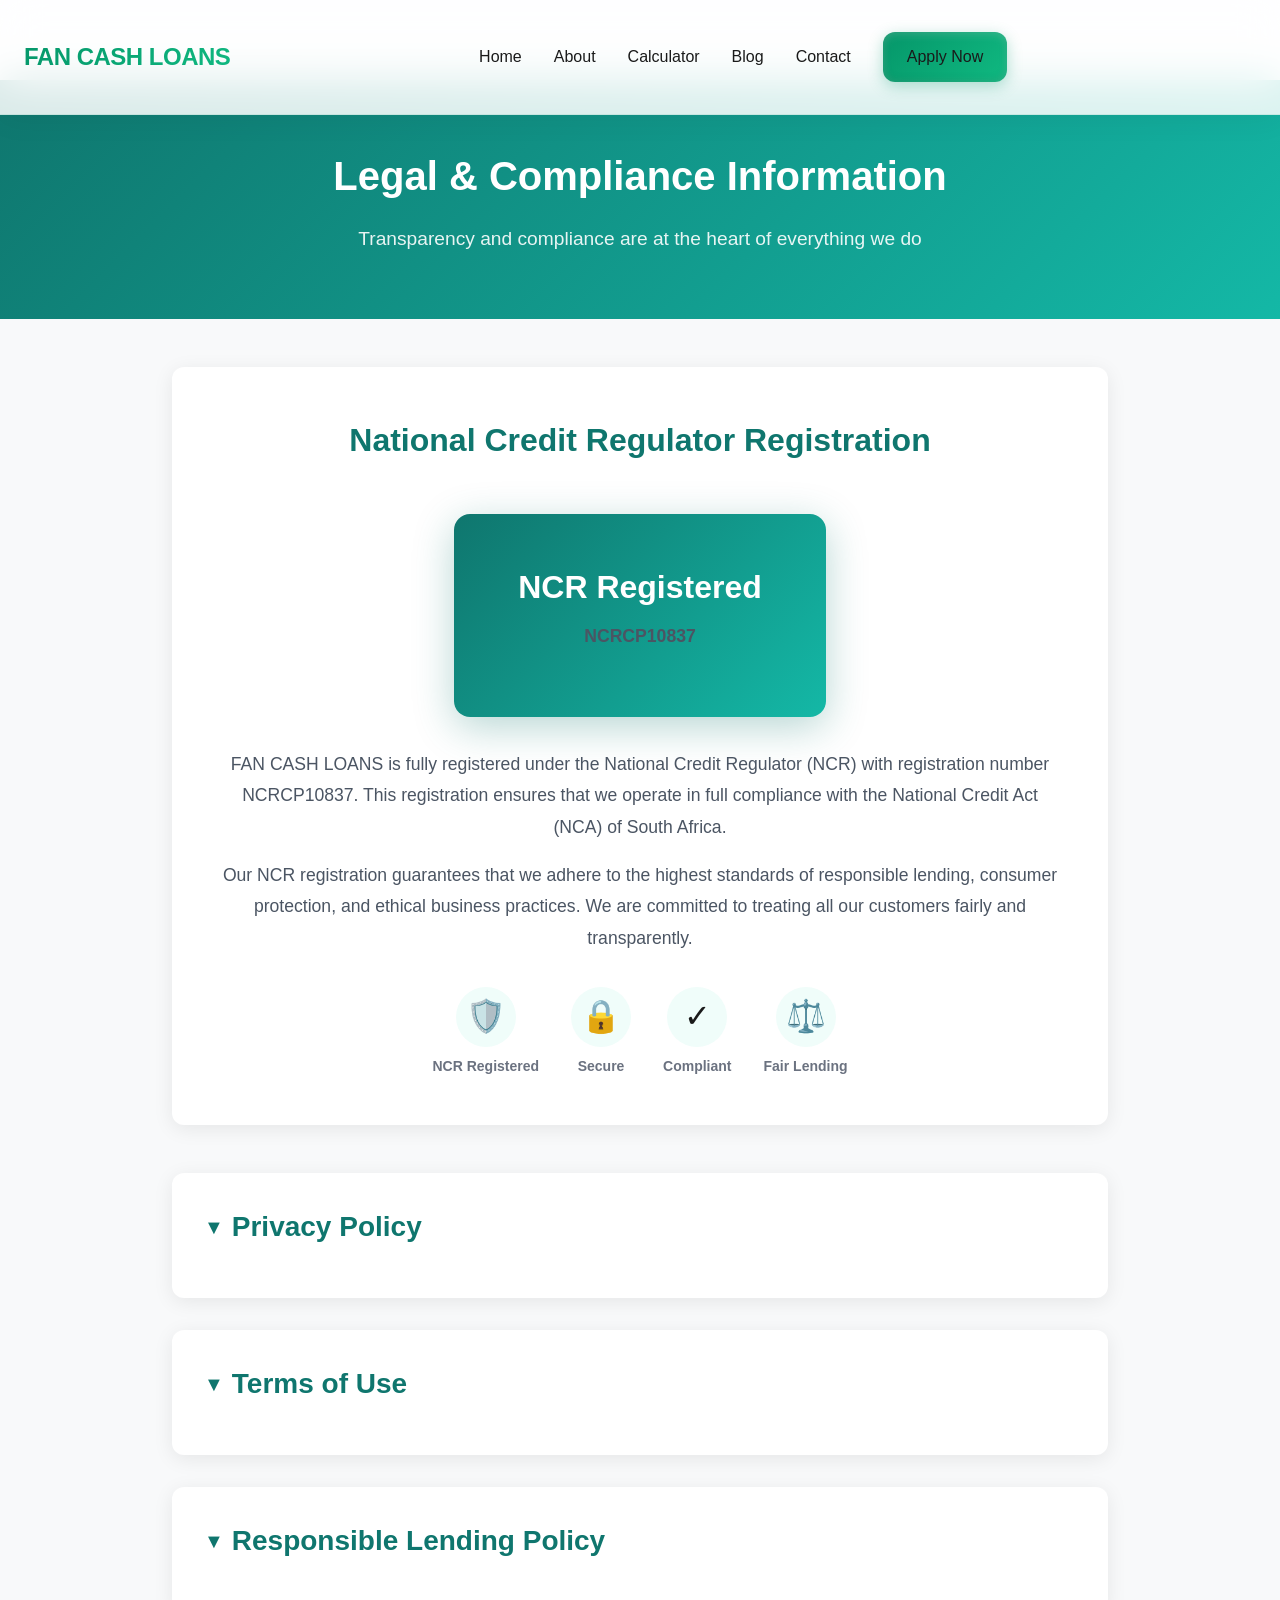
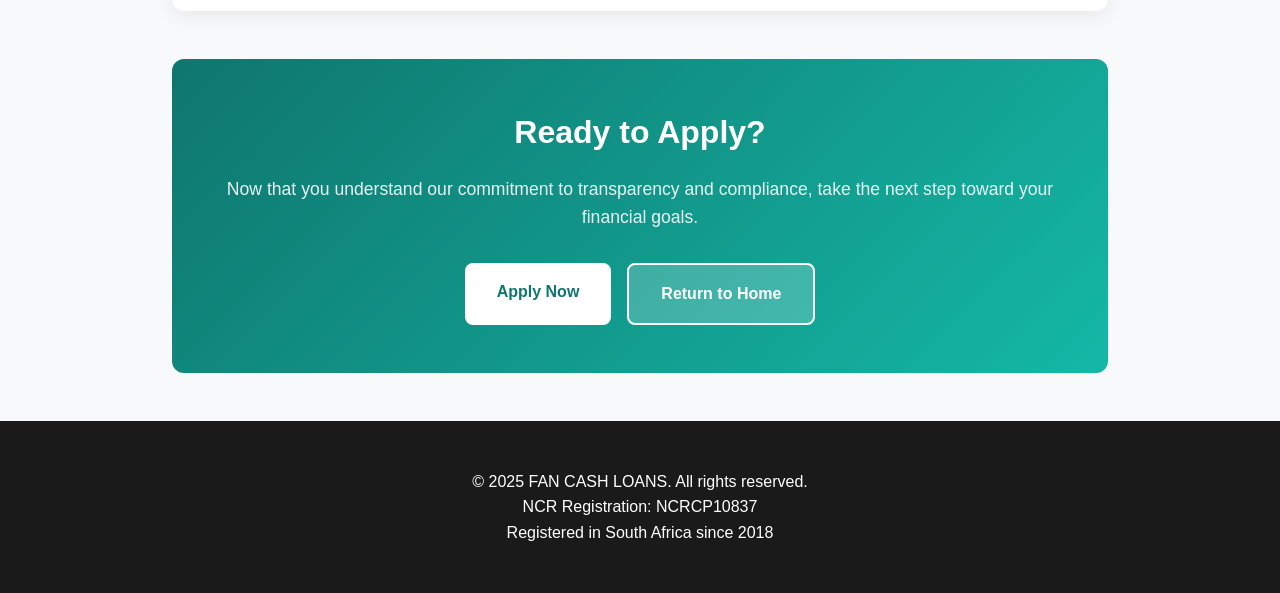
<file: legal.html>
<!DOCTYPE html>
<html lang="en">
<head>
    <meta charset="UTF-8">
    <meta name="viewport" content="width=device-width, initial-scale=1.0">
    <title>Legal & Compliance - FAN CASH LOANS</title>
    <style>
        :root {
            --primary: #059669;
            --primary-light: #10b981;
            --primary-dark: #047857;
            --secondary: #0d9488;
            --accent: #14b8a6;
            --background: #ffffff;
            --foreground: #1a1a1a;
            --muted: #f3f4f6;
        }

        * {
            margin: 0;
            padding: 0;
            box-sizing: border-box;
        }

        body {
            font-family: -apple-system, BlinkMacSystemFont, 'Segoe UI', Roboto, Oxygen, Ubuntu, Cantarell, sans-serif;
            line-height: 1.6;
            color: var(--foreground);
            background: #f8f9fa;
            padding-top: 80px;
        }

        /* Enhanced header with glassmorphism */
        .header {
            position: fixed;
            top: 0;
            left: 0;
            right: 0;
            background: rgba(255, 255, 255, 0.85);
            backdrop-filter: blur(20px);
            -webkit-backdrop-filter: blur(20px);
            border-bottom: 1px solid rgba(5, 150, 105, 0.1);
            z-index: 1000;
            transition: all 0.4s cubic-bezier(0.4, 0, 0.2, 1);
            box-shadow: 0 4px 30px rgba(0, 0, 0, 0.05);
        }

        .header.scrolled {
            background: rgba(255, 255, 255, 0.95);
            box-shadow: 0 8px 32px rgba(0, 0, 0, 0.1);
            border-bottom: 1px solid rgba(5, 150, 105, 0.2);
        }

        .header-container {
            max-width: 1280px;
            margin: 0 auto;
            padding: 1rem 1.5rem;
            display: flex;
            justify-content: space-between;
            align-items: center;
        }

        .logo {
            font-size: 1.5rem;
            font-weight: 900;
            background: linear-gradient(135deg, var(--primary), var(--primary-light));
            -webkit-background-clip: text;
            -webkit-text-fill-color: transparent;
            background-clip: text;
            text-decoration: none;
            letter-spacing: -0.5px;
            transition: all 0.3s ease;
        }

        .logo:hover {
            transform: scale(1.05);
            filter: brightness(1.2);
        }

        .nav {
            display: flex;
            gap: 2rem;
            align-items: center;
        }

        .nav a {
            color: var(--foreground);
            text-decoration: none;
            font-weight: 500;
            transition: all 0.3s ease;
            position: relative;
        }

        .nav a::after {
            content: '';
            position: absolute;
            bottom: -5px;
            left: 0;
            width: 0;
            height: 2px;
            background: linear-gradient(90deg, var(--primary), var(--primary-light));
            transition: width 0.3s ease;
        }

        .nav a:hover {
            color: var(--primary);
        }

        .nav a:hover::after {
            width: 100%;
        }

        .btn-primary {
            padding: 0.75rem 1.5rem;
            border-radius: 12px;
            font-weight: 600;
            text-decoration: none;
            background: linear-gradient(135deg, var(--primary) 0%, var(--primary-light) 100%);
            color: white;
            box-shadow: 0 4px 15px rgba(5, 150, 105, 0.3),
                        inset 0 -2px 10px rgba(0, 0, 0, 0.1),
                        inset 0 2px 10px rgba(255, 255, 255, 0.2);
            transition: all 0.3s cubic-bezier(0.4, 0, 0.2, 1);
            position: relative;
            overflow: hidden;
        }

        .btn-primary::before {
            content: '';
            position: absolute;
            top: 0;
            left: -100%;
            width: 100%;
            height: 100%;
            background: linear-gradient(90deg, transparent, rgba(255,255,255,0.3), transparent);
            transition: left 0.5s;
        }

        .btn-primary:hover::before {
            left: 100%;
        }

        .btn-primary:hover {
            transform: translateY(-2px) scale(1.02);
            box-shadow: 0 8px 25px rgba(5, 150, 105, 0.4),
                        inset 0 -2px 10px rgba(0, 0, 0, 0.15),
                        inset 0 2px 10px rgba(255, 255, 255, 0.3);
        }

        .mobile-menu-btn {
            display: none;
            background: none;
            border: none;
            font-size: 1.5rem;
            cursor: pointer;
            color: var(--foreground);
        }

        /* Header */
        header {
            background: linear-gradient(135deg, #0f766e 0%, #14b8a6 100%);
            color: white;
            padding: 1rem 0;
            position: sticky;
            top: 0;
            z-index: 1000;
            box-shadow: 0 2px 10px rgba(0,0,0,0.1);
        }

        nav {
            max-width: 1200px;
            margin: 0 auto;
            padding: 0 2rem;
            display: flex;
            justify-content: space-between;
            align-items: center;
        }

        .logo {
            font-size: 1.5rem;
            font-weight: bold;
        }

        .nav-links {
            display: flex;
            gap: 2rem;
            list-style: none;
        }

        .nav-links a {
            color: white;
            text-decoration: none;
            transition: opacity 0.3s;
        }

        .nav-links a:hover {
            opacity: 0.8;
        }

        /* Hero Section */
        .hero {
            background: linear-gradient(135deg, #0f766e 0%, #14b8a6 100%);
            color: white;
            padding: 4rem 2rem;
            text-align: center;
        }

        .hero h1 {
            font-size: 2.5rem;
            margin-bottom: 1rem;
        }

        .hero p {
            font-size: 1.2rem;
            opacity: 0.9;
        }

        /* Container */
        .container {
            max-width: 1000px;
            margin: 3rem auto;
            padding: 0 2rem;
        }

        /* NCR Certificate Section */
        .ncr-section {
            background: white;
            padding: 3rem;
            border-radius: 12px;
            box-shadow: 0 4px 20px rgba(0,0,0,0.08);
            text-align: center;
            margin-bottom: 3rem;
        }

        .ncr-badge {
            display: inline-block;
            background: linear-gradient(135deg, #0f766e 0%, #14b8a6 100%);
            color: white;
            padding: 3rem 4rem;
            border-radius: 16px;
            margin: 2rem 0;
            box-shadow: 0 10px 40px rgba(15, 118, 110, 0.3);
            transition: all 0.3s;
        }

        .ncr-badge:hover {
            transform: scale(1.05);
            box-shadow: 0 15px 50px rgba(15, 118, 110, 0.4);
        }

        .ncr-badge h2 {
            font-size: 2rem;
            margin-bottom: 0.5rem;
        }

        .ncr-badge p {
            font-size: 1.5rem;
            font-weight: bold;
        }

        .ncr-section p {
            color: #4b5563;
            font-size: 1.1rem;
            line-height: 1.8;
            margin-bottom: 1rem;
        }

        /* Compliance Badges */
        .compliance-badges {
            display: flex;
            justify-content: center;
            gap: 2rem;
            margin-top: 2rem;
            flex-wrap: wrap;
        }

        .badge-item {
            display: flex;
            flex-direction: column;
            align-items: center;
            gap: 0.5rem;
        }

        .badge-icon {
            width: 60px;
            height: 60px;
            background: #f0fdfa;
            border-radius: 50%;
            display: flex;
            align-items: center;
            justify-content: center;
            font-size: 2rem;
            transition: all 0.3s;
        }

        .badge-item:hover .badge-icon {
            background: #ccfbf1;
            transform: scale(1.1);
        }

        .badge-label {
            font-size: 0.875rem;
            color: #6b7280;
            font-weight: 600;
        }

        /* Legal Sections */
        .legal-section {
            background: white;
            padding: 2rem;
            border-radius: 12px;
            box-shadow: 0 4px 20px rgba(0,0,0,0.08);
            margin-bottom: 2rem;
        }

        .legal-section h2 {
            color: #0f766e;
            font-size: 1.75rem;
            margin-bottom: 1rem;
            display: flex;
            align-items: center;
            gap: 0.5rem;
            cursor: pointer;
            user-select: none;
        }

        .legal-section h2:hover {
            color: #14b8a6;
        }

        .toggle-icon {
            font-size: 1.25rem;
            transition: transform 0.3s;
        }

        .toggle-icon.open {
            transform: rotate(180deg);
        }

        .legal-content {
            max-height: 0;
            overflow: hidden;
            transition: max-height 0.3s ease;
        }

        .legal-content.open {
            max-height: 2000px;
        }

        .legal-content h3 {
            color: #374151;
            font-size: 1.25rem;
            margin: 1.5rem 0 0.75rem;
        }

        .legal-content p {
            color: #6b7280;
            margin-bottom: 1rem;
            line-height: 1.8;
        }

        .legal-content ul {
            margin-left: 2rem;
            margin-bottom: 1rem;
        }

        .legal-content li {
            color: #6b7280;
            margin-bottom: 0.5rem;
        }

        /* CTA Section */
        .cta-section {
            background: linear-gradient(135deg, #0f766e 0%, #14b8a6 100%);
            color: white;
            padding: 3rem;
            border-radius: 12px;
            text-align: center;
            margin-top: 3rem;
        }

        .cta-section h2 {
            font-size: 2rem;
            margin-bottom: 1rem;
        }

        .cta-section p {
            font-size: 1.1rem;
            margin-bottom: 2rem;
            opacity: 0.9;
        }

        .cta-buttons {
            display: flex;
            gap: 1rem;
            justify-content: center;
            flex-wrap: wrap;
        }

        .cta-button {
            display: inline-block;
            padding: 1rem 2rem;
            border-radius: 8px;
            text-decoration: none;
            font-weight: 600;
            transition: all 0.3s;
        }

        .cta-button-primary {
            background: white;
            color: #0f766e;
        }

        .cta-button-primary:hover {
            transform: translateY(-2px);
            box-shadow: 0 5px 20px rgba(255,255,255,0.3);
        }

        .cta-button-secondary {
            background: rgba(255,255,255,0.2);
            color: white;
            border: 2px solid white;
        }

        .cta-button-secondary:hover {
            background: rgba(255,255,255,0.3);
        }

        /* Footer */
        footer {
            background: #1a1a1a;
            color: white;
            padding: 3rem 2rem;
            text-align: center;
        }

        /* Responsive */
        @media (max-width: 768px) {
            .nav-links {
                display: none;
            }

            .hero h1 {
                font-size: 2rem;
            }

            .ncr-section,
            .legal-section {
                padding: 1.5rem;
            }

            .ncr-badge {
                padding: 2rem 2rem;
            }

            .cta-buttons {
                flex-direction: column;
            }

            .mobile-menu-btn {
                display: block;
            }

            .nav {
                display: none;
            }
        }
    </style>
</head>
<body>
    <header class="header" id="header">
        <div class="header-container">
            <a href="index.html" class="logo">FAN CASH LOANS</a>
            <nav class="nav">
                <a href="index.html">Home</a>
                <a href="about.html">About</a>
                <a href="calculator.html">Calculator</a>
                <a href="blog.html">Blog</a>
                <a href="contact.html">Contact</a>
                <a href="apply.html" class="btn-primary">Apply Now</a>
            </nav>
            <button class="mobile-menu-btn">☰</button>
        </div>
    </header>

    <section class="hero">
        <h1>Legal & Compliance Information</h1>
        <p>Transparency and compliance are at the heart of everything we do</p>
    </section>

    <div class="container">
        <!-- NCR Certificate Section -->
        <div class="ncr-section">
            <h2 style="color: #0f766e; font-size: 2rem; margin-bottom: 1rem;">National Credit Regulator Registration</h2>
            <div class="ncr-badge">
                <h2>NCR Registered</h2>
                <p>NCRCP10837</p>
            </div>
            <p>FAN CASH LOANS is fully registered under the National Credit Regulator (NCR) with registration number NCRCP10837. This registration ensures that we operate in full compliance with the National Credit Act (NCA) of South Africa.</p>
            <p>Our NCR registration guarantees that we adhere to the highest standards of responsible lending, consumer protection, and ethical business practices. We are committed to treating all our customers fairly and transparently.</p>
            
            <div class="compliance-badges">
                <div class="badge-item">
                    <div class="badge-icon">🛡️</div>
                    <span class="badge-label">NCR Registered</span>
                </div>
                <div class="badge-item">
                    <div class="badge-icon">🔒</div>
                    <span class="badge-label">Secure</span>
                </div>
                <div class="badge-item">
                    <div class="badge-icon">✓</div>
                    <span class="badge-label">Compliant</span>
                </div>
                <div class="badge-item">
                    <div class="badge-icon">⚖️</div>
                    <span class="badge-label">Fair Lending</span>
                </div>
            </div>
        </div>

        <!-- Privacy Policy -->
        <div class="legal-section">
            <h2 onclick="toggleSection('privacy')">
                <span class="toggle-icon" id="privacyIcon">▼</span>
                Privacy Policy
            </h2>
            <div class="legal-content" id="privacyContent">
                <p><strong>Last Updated: December 2024</strong></p>
                
                <h3>1. Information We Collect</h3>
                <p>We collect information that you provide directly to us, including:</p>
                <ul>
                    <li>Personal identification information (name, ID number, contact details)</li>
                    <li>Financial information (income, employment details, bank account information)</li>
                    <li>Documentation (ID copies, proof of residence, payslips)</li>
                    <li>Loan application and repayment history</li>
                </ul>

                <h3>2. How We Use Your Information</h3>
                <p>We use the information we collect to:</p>
                <ul>
                    <li>Process and evaluate your loan applications</li>
                    <li>Verify your identity and conduct credit checks</li>
                    <li>Communicate with you about your loan and account</li>
                    <li>Comply with legal and regulatory requirements</li>
                    <li>Improve our services and customer experience</li>
                </ul>

                <h3>3. Information Security</h3>
                <p>We implement industry-standard security measures to protect your personal information from unauthorized access, disclosure, alteration, or destruction. All sensitive data is encrypted and stored securely.</p>

                <h3>4. Information Sharing</h3>
                <p>We do not sell, trade, or rent your personal information to third parties. We may share your information with:</p>
                <ul>
                    <li>Credit bureaus for credit assessment purposes</li>
                    <li>Service providers who assist in our operations</li>
                    <li>Legal authorities when required by law</li>
                    <li>Financial institutions for payment processing</li>
                </ul>

                <h3>5. Your Rights</h3>
                <p>You have the right to access, correct, or delete your personal information. You may also object to certain processing activities. Contact us to exercise these rights.</p>

                <h3>6. Contact Us</h3>
                <p>If you have questions about our privacy practices, please contact us at privacy@fancashloans.co.za</p>
            </div>
        </div>

        <!-- Terms of Use -->
        <div class="legal-section">
            <h2 onclick="toggleSection('terms')">
                <span class="toggle-icon" id="termsIcon">▼</span>
                Terms of Use
            </h2>
            <div class="legal-content" id="termsContent">
                <p><strong>Last Updated: December 2024</strong></p>
                
                <h3>1. Acceptance of Terms</h3>
                <p>By accessing and using FAN CASH LOANS services, you agree to be bound by these Terms of Use and all applicable laws and regulations. If you do not agree with any of these terms, you are prohibited from using our services.</p>

                <h3>2. Loan Application and Approval</h3>
                <p>Submitting a loan application does not guarantee approval. All applications are subject to our credit assessment process and approval criteria. We reserve the right to decline any application without providing a reason.</p>

                <h3>3. Loan Terms and Conditions</h3>
                <ul>
                    <li>Interest rate: 5% per month on the outstanding loan balance</li>
                    <li>Loan amounts: R1,000 to R100,000</li>
                    <li>Loan duration: 3 to 36 months</li>
                    <li>No hidden fees or charges</li>
                    <li>Early repayment allowed without penalty</li>
                </ul>

                <h3>4. Repayment Obligations</h3>
                <p>You agree to repay the loan according to the agreed schedule. Failure to make timely payments may result in:</p>
                <ul>
                    <li>Late payment fees as permitted by law</li>
                    <li>Negative impact on your credit score</li>
                    <li>Legal action to recover the outstanding amount</li>
                    <li>Reporting to credit bureaus</li>
                </ul>

                <h3>5. Responsible Lending</h3>
                <p>We are committed to responsible lending practices. We will not lend you more than you can afford to repay based on our assessment of your financial situation.</p>

                <h3>6. Changes to Terms</h3>
                <p>We reserve the right to modify these terms at any time. Changes will be effective immediately upon posting on our website. Your continued use of our services constitutes acceptance of the modified terms.</p>

                <h3>7. Governing Law</h3>
                <p>These terms are governed by the laws of South Africa. Any disputes will be resolved in the courts of South Africa.</p>
            </div>
        </div>

        <!-- Responsible Lending Policy -->
        <div class="legal-section">
            <h2 onclick="toggleSection('lending')">
                <span class="toggle-icon" id="lendingIcon">▼</span>
                Responsible Lending Policy
            </h2>
            <div class="legal-content" id="lendingContent">
                <p><strong>Last Updated: December 2024</strong></p>
                
                <h3>Our Commitment</h3>
                <p>FAN CASH LOANS is committed to responsible lending practices that protect our customers and promote financial well-being. We believe in transparent, fair, and ethical lending.</p>

                <h3>Key Principles</h3>
                
                <h3>1. Affordability Assessment</h3>
                <p>Before approving any loan, we conduct a thorough affordability assessment to ensure you can comfortably repay the loan without financial hardship. This includes:</p>
                <ul>
                    <li>Reviewing your income and expenses</li>
                    <li>Checking your existing debt obligations</li>
                    <li>Assessing your credit history</li>
                    <li>Ensuring the loan fits within your budget</li>
                </ul>

                <h3>2. Transparent Pricing</h3>
                <p>We provide clear, upfront information about all loan costs:</p>
                <ul>
                    <li>Fixed 5% monthly interest rate</li>
                    <li>No hidden fees or charges</li>
                    <li>Clear breakdown of total repayment amount</li>
                    <li>Written loan agreement with all terms clearly stated</li>
                </ul>

                <h3>3. Fair Treatment</h3>
                <p>We treat all customers fairly and with respect:</p>
                <ul>
                    <li>No discrimination based on race, gender, age, or other protected characteristics</li>
                    <li>Clear communication in language you understand</li>
                    <li>Respectful collection practices</li>
                    <li>Support for customers experiencing financial difficulty</li>
                </ul>

                <h3>4. Customer Support</h3>
                <p>We provide ongoing support throughout your loan journey:</p>
                <ul>
                    <li>Clear explanation of loan terms before you sign</li>
                    <li>Regular communication about your account</li>
                    <li>Assistance if you're struggling with repayments</li>
                    <li>Financial education resources</li>
                </ul>

                <h3>5. Compliance</h3>
                <p>We fully comply with:</p>
                <ul>
                    <li>The National Credit Act (NCA)</li>
                    <li>National Credit Regulator (NCR) regulations</li>
                    <li>Protection of Personal Information Act (POPIA)</li>
                    <li>All other applicable South African laws</li>
                </ul>

                <h3>If You're Struggling</h3>
                <p>If you're having difficulty making repayments, please contact us immediately. We're here to help and can discuss options such as:</p>
                <ul>
                    <li>Payment plan adjustments</li>
                    <li>Temporary payment relief</li>
                    <li>Debt counseling referrals</li>
                    <li>Financial advice and support</li>
                </ul>
            </div>
        </div>

        <!-- CTA Section -->
        <div class="cta-section">
            <h2>Ready to Apply?</h2>
            <p>Now that you understand our commitment to transparency and compliance, take the next step toward your financial goals.</p>
            <div class="cta-buttons">
                <a href="apply.html" class="cta-button cta-button-primary">Apply Now</a>
                <a href="index.html" class="cta-button cta-button-secondary">Return to Home</a>
            </div>
        </div>
    </div>

    <footer>
        <p>&copy; 2025 FAN CASH LOANS. All rights reserved.</p>
        <p>NCR Registration: NCRCP10837</p>
        <p>Registered in South Africa since 2018</p>
    </footer>

    <script>
        function toggleSection(sectionId) {
            const content = document.getElementById(sectionId + 'Content');
            const icon = document.getElementById(sectionId + 'Icon');
            
            if (content.classList.contains('open')) {
                content.classList.remove('open');
                icon.classList.remove('open');
            } else {
                // Close all other sections
                document.querySelectorAll('.legal-content').forEach(el => {
                    el.classList.remove('open');
                });
                document.querySelectorAll('.toggle-icon').forEach(el => {
                    el.classList.remove('open');
                });
                
                // Open clicked section
                content.classList.add('open');
                icon.classList.add('open');
            }
        }

        // Smooth scroll for navigation
        document.querySelectorAll('a[href^="#"]').forEach(anchor => {
            anchor.addEventListener('click', function (e) {
                e.preventDefault();
                const target = document.querySelector(this.getAttribute('href'));
                if (target) {
                    target.scrollIntoView({ behavior: 'smooth' });
                }
            });
        });

        // Scroll effect for header
        window.addEventListener('scroll', () => {
            const header = document.getElementById('header');
            if (window.scrollY > 50) {
                header.classList.add('scrolled');
            } else {
                header.classList.remove('scrolled');
            }
        });


          // Mobile menu toggle
        document.querySelector('.mobile-menu-btn').addEventListener('click', function() {
            const nav = document.querySelector('.nav');
            nav.style.display = nav.style.display === 'flex' ? 'none' : 'flex';
        });

        window.addEventListener('scroll', function() {
            const scrolled = window.pageYOffset;
            const parallaxElements = document.querySelectorAll('.hero-orb');
            
            parallaxElements.forEach((element, index) => {
                const speed = 0.5 + (index * 0.2);
                element.style.transform = `translateY(${scrolled * speed}px)`;
            });
        });
    </script>
</body>
</html>
</file>
